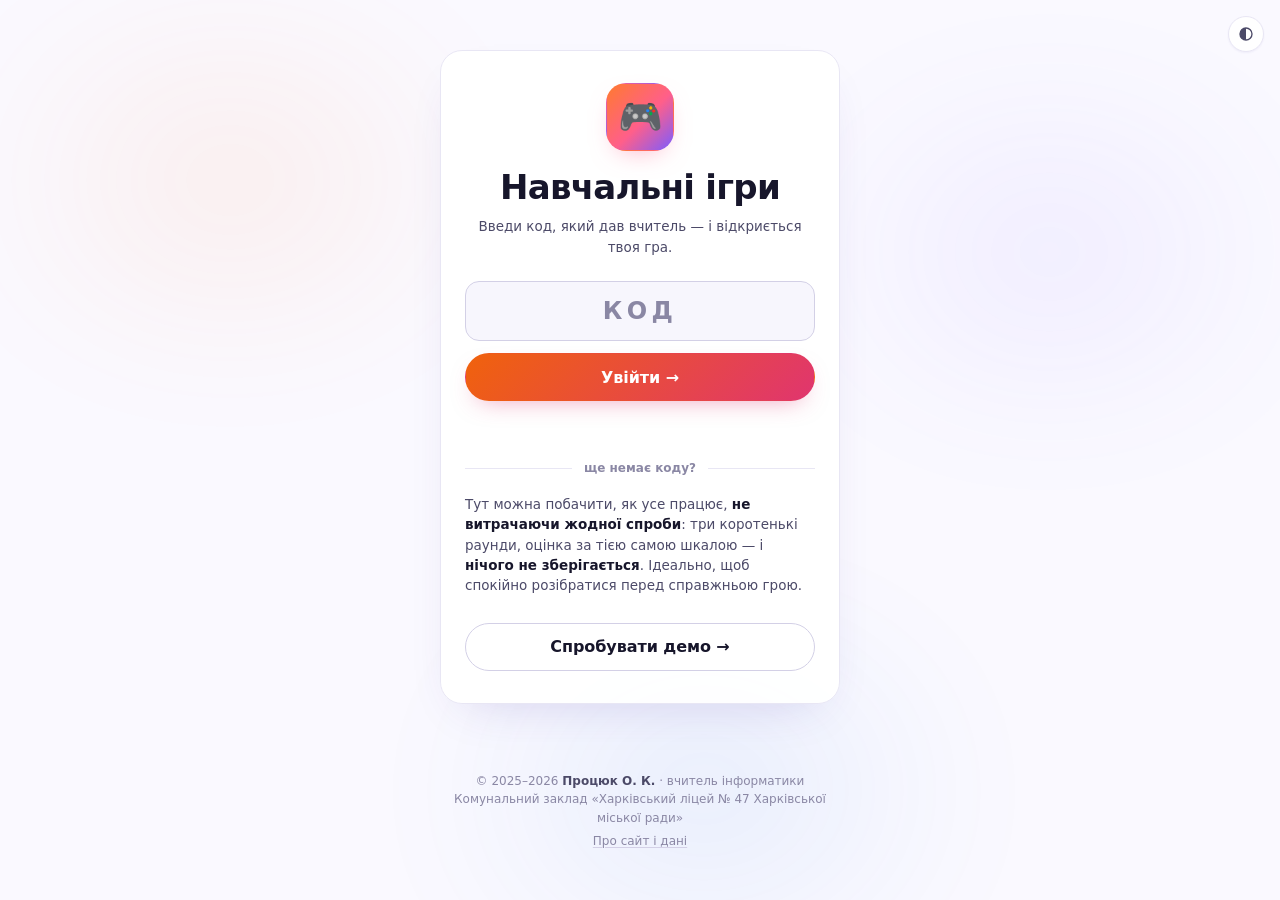
<file: index.html>
<!doctype html>
<html lang="uk">
<head>
<meta charset="utf-8">
<meta name="viewport" content="width=device-width, initial-scale=1">
<title>Вхід — навчальні ігри</title>
<link rel="stylesheet" href="assets/site.css">
<script src="assets/theme.js"></script>
<style>
  /* тільки те, що є лише на сторінці входу */
  body{display:grid; place-items:center; padding:var(--s5) var(--s4)}
  .card{width:100%; max-width:400px; padding:var(--s6) var(--s5); text-align:center}
  h1{font-size:var(--fs-hero); margin-bottom:var(--s2)}
  .lede{color:var(--ink-2); font-size:var(--fs-sm); margin-bottom:var(--s5)}
  .btn{width:100%; margin-top:var(--s3)}
  .msg{min-height:22px; margin-top:var(--s3); color:var(--bad);
    font-size:var(--fs-sm); font-weight:650}
  .msg.ok{color:var(--ok)}
  /* блок «немає коду?» → демо. Другорядний: головна дія лишається вхід за кодом */
  .demo-lede{margin:0 0 var(--s4); text-align:left;
    color:var(--ink-2); font-size:var(--fs-sm); line-height:1.5}
  .demo-lede b{color:var(--ink); font-weight:650}
  footer{max-width:400px; margin-top:var(--s4)}
</style>
<link rel="icon" href="favicon.svg" type="image/svg+xml" data-head-v1>
<link rel="apple-touch-icon" href="apple-touch-icon.png">
<meta name="author" content="Процюк О. К.">
<meta name="description" content="Навчальні ігри з інформатики: учень заходить за особистим кодом, бал 1–12 рахує сервер.">
<meta property="og:type" content="website">
<meta property="og:site_name" content="Навчальні ігри">
<meta property="og:locale" content="uk_UA">
<meta property="og:title" content="Навчальні ігри — вхід за кодом">
<meta property="og:description" content="Навчальні ігри з інформатики: учень заходить за особистим кодом, бал 1–12 рахує сервер.">
<meta property="og:url" content="https://strykers79.github.io/school-games/">
<meta property="og:image" content="https://strykers79.github.io/school-games/og-cover.jpg">
<meta property="og:image:type" content="image/jpeg">
<meta property="og:image:width" content="1200">
<meta property="og:image:height" content="630">
<meta name="twitter:card" content="summary_large_image">
</head>
<body>
  <div class="card">
    <div class="mark" aria-hidden="true">🎮</div>
    <h1>Навчальні ігри</h1>
    <p class="lede">Введи код, який дав вчитель — і відкриється твоя гра.</p>
    <input id="code" class="field" placeholder="КОД" autocomplete="off" maxlength="8" inputmode="latin">
    <button class="btn" id="go">Увійти →</button>
    <div id="msg" class="msg"></div>

    <div class="divider"><span>ще немає коду?</span></div>
    <p class="demo-lede">Тут можна побачити, як усе працює, <b>не витрачаючи жодної спроби</b>:
      три коротенькі раунди, оцінка за тією самою шкалою — і <b>нічого не зберігається</b>.
      Ідеально, щоб спокійно розібратися перед справжньою грою.</p>
    <a class="btn ghost" href="demo.html">Спробувати демо →</a>
  </div>

  <footer data-sig>
    © 2025–2026 <b>Процюк О. К.</b> · вчитель інформатики<br>
    Комунальний заклад «Харківський ліцей № 47 Харківської міської ради»
  <br><a class="doclink" data-doc href="about.html">Про сайт і дані</a>
  </footer>

<script src="supabase-config.js"></script>
<script src="assets/db.js"></script>
<script>
const $ = id => document.getElementById(id);
const msg = (t,ok)=>{ const m=$('msg'); m.textContent=t||''; m.className='msg'+(ok?' ok':''); };

async function enter(){
  const code = $('code').value.trim().toUpperCase();
  if(code.length < 3){ msg('Введи свій код.'); return; }
  msg('Перевіряємо…', true);
  const { data, error } = await sb.rpc('redeem_code', { p_code: code });
  if(error){ msg('Помилка зʼєднання. Спробуй ще раз.'); return; }
  if(!data || !data.ok){ msg(data && data.error ? data.error : 'Код не підходить.'); return; }
  // зберігаємо сесію гри й переходимо у призначену гру
  sessionStorage.setItem('play', JSON.stringify({
    code: code,
    game_slug: data.game_slug,
    student_name: data.student_name,
    remaining: data.remaining,
    max_attempts: data.max_attempts
  }));
  msg('Вітаю, '+ (data.student_name||'') +'! Відкриваю гру…', true);
  location.href = 'games/' + data.game_slug + '.html';
}
$('go').onclick = enter;
$('code').addEventListener('keydown', e=>{ if(e.key==='Enter') enter(); });
</script>
</body>
</html>
</file>
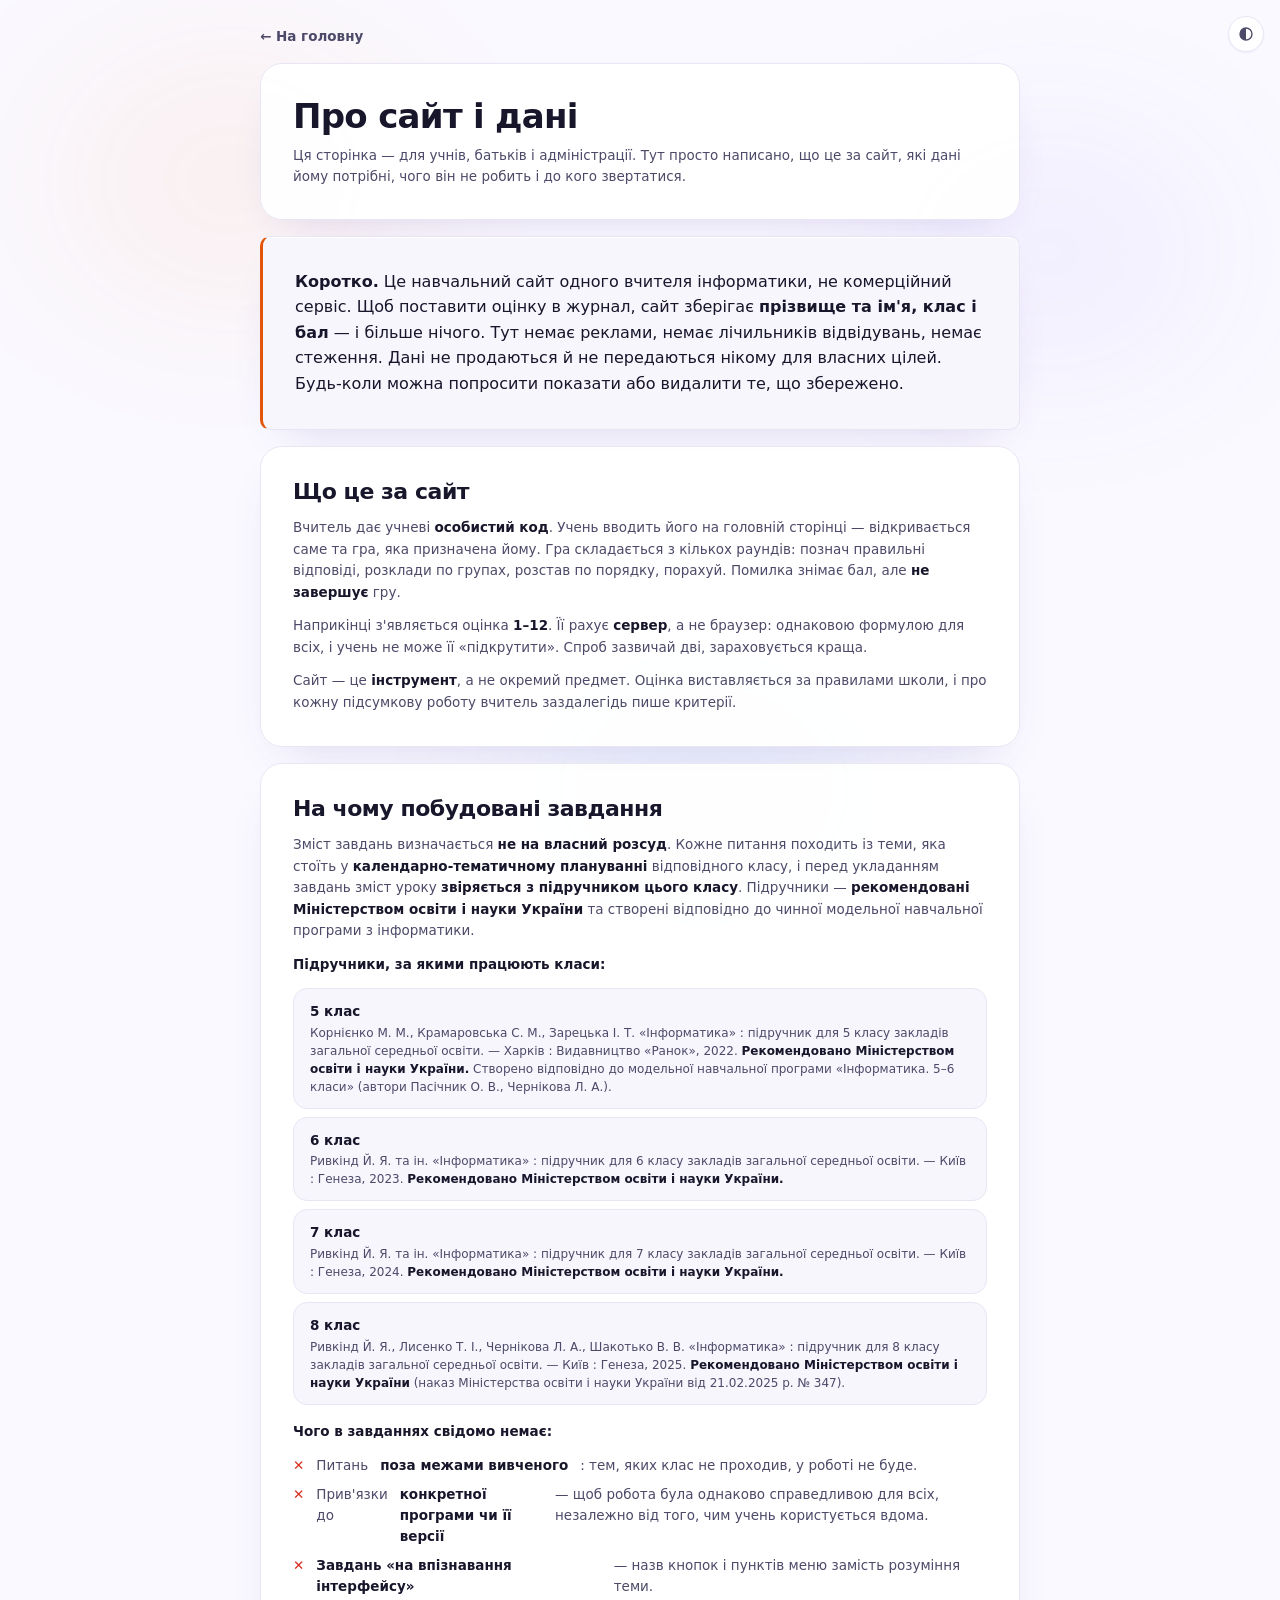
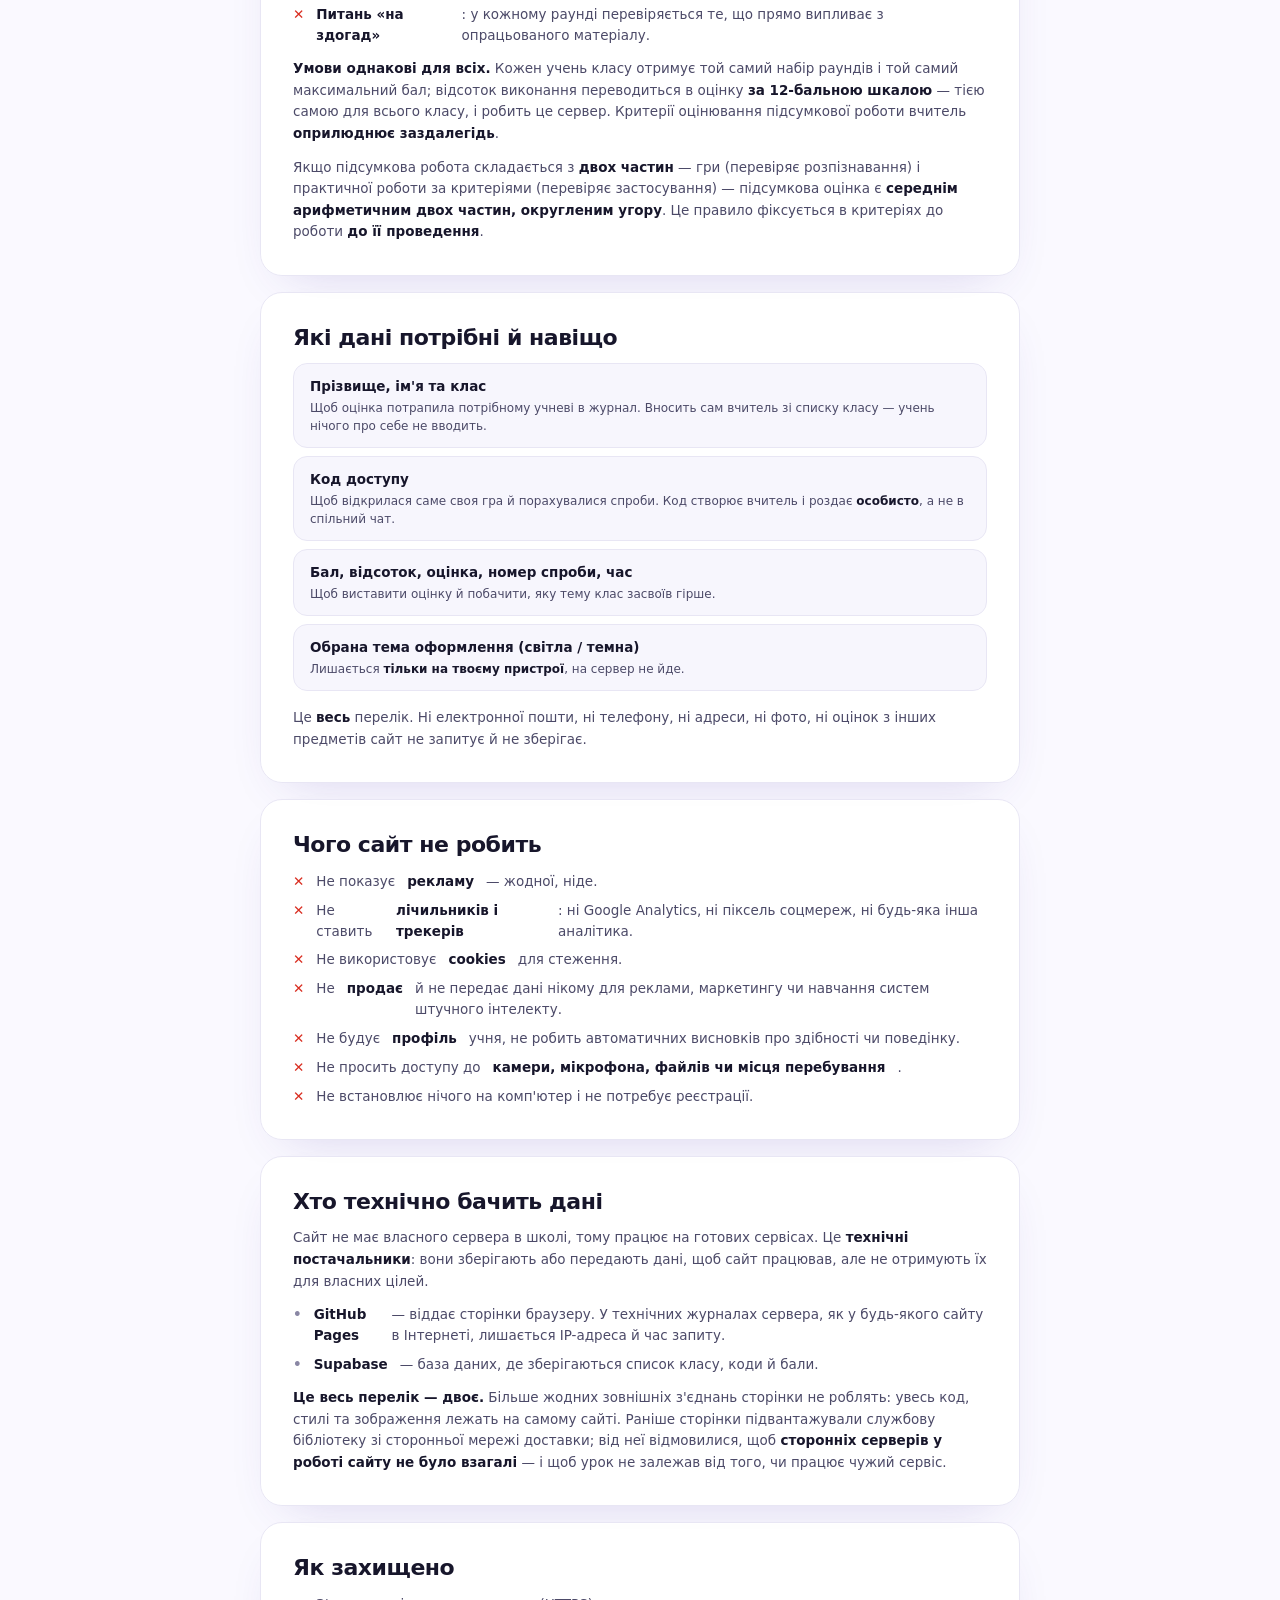
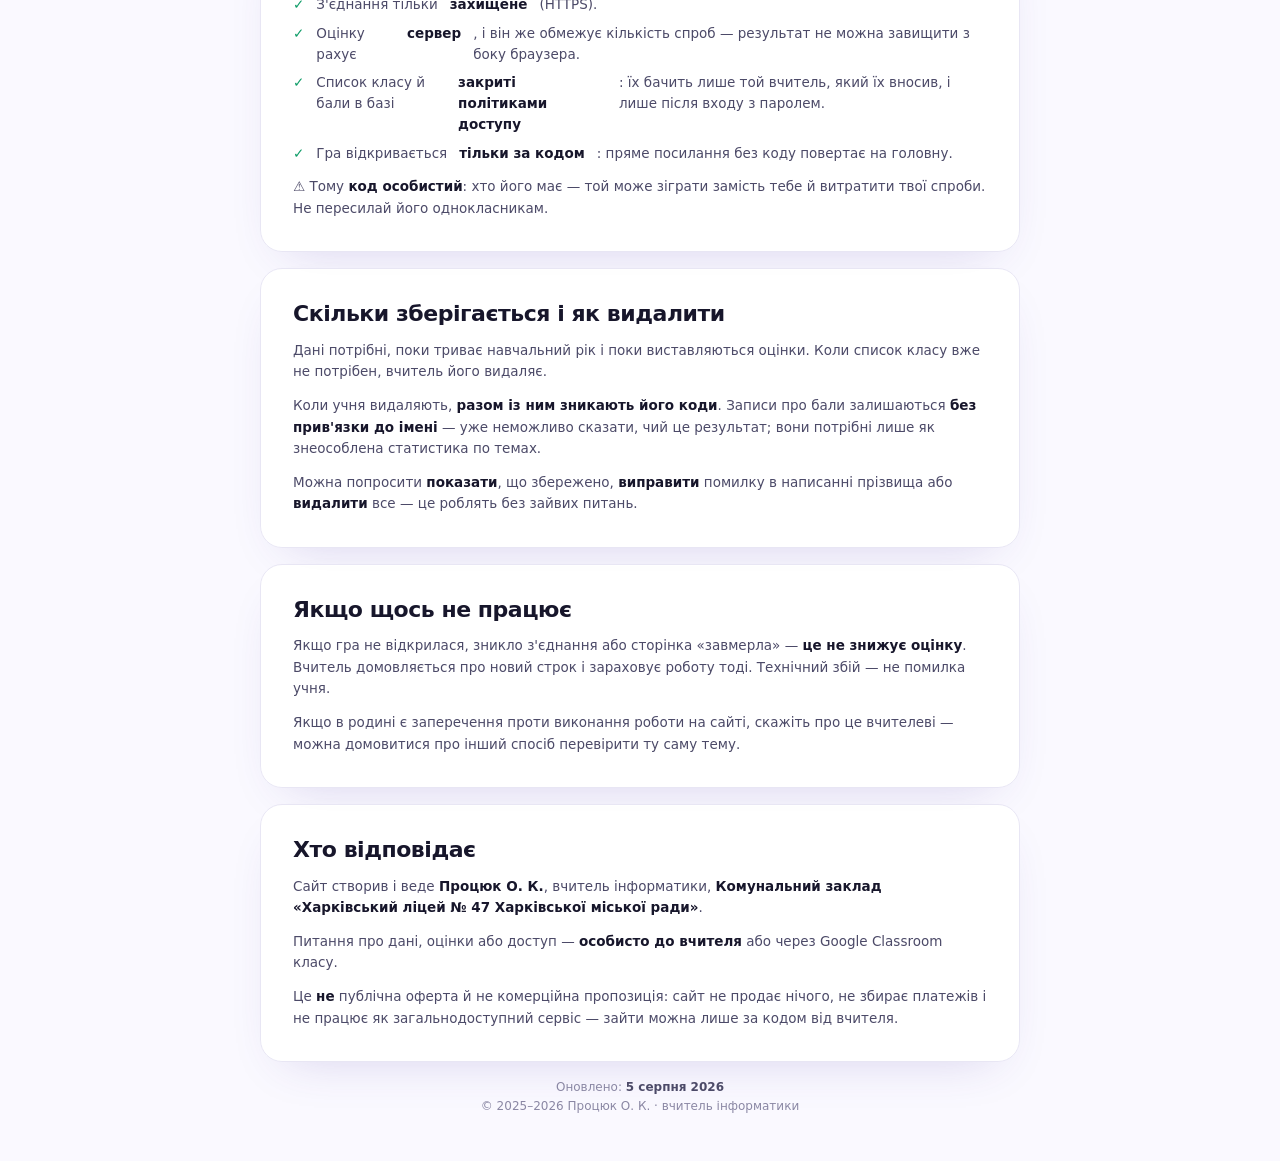
<file: about.html>
<!doctype html>
<html lang="uk">
<head>
<meta charset="utf-8">
<meta name="viewport" content="width=device-width, initial-scale=1">
<title>Про сайт і дані — навчальні ігри</title>
<link rel="stylesheet" href="assets/site.css">
<script src="assets/theme.js"></script>
<style>
  /* сторінка суцільного тексту — своя типографіка, ігрових стилів тут не треба */
  body{padding:var(--s5) var(--s4) var(--s7)}
  .doc{max-width:760px; margin:0 auto}
  .doc .card{padding:var(--s5) var(--s4); margin-bottom:var(--s4)}
  @media (min-width:560px){.doc .card{padding:var(--s6)}}
  .back{display:inline-flex; align-items:center; gap:6px; margin-bottom:var(--s4);
    color:var(--ink-2); font-size:var(--fs-sm); font-weight:650; text-decoration:none}
  .back:hover{color:var(--ink)}
  h1{font-size:var(--fs-hero); margin-bottom:var(--s2)}
  h2{font-size:var(--fs-h2); margin:0 0 var(--s3)}
  .lede{color:var(--ink-2); font-size:var(--fs-sm); line-height:1.55}
  p{margin:0 0 var(--s3); color:var(--ink-2); font-size:var(--fs-sm); line-height:1.6}
  p:last-child{margin-bottom:0}
  b,strong{color:var(--ink); font-weight:650}
  /* головне — одразу, щоб не читати все */
  .short{border-left:3px solid var(--accent); background:var(--surface-2);
    border-radius:var(--r-sm); padding:var(--s4)}
  .short p{color:var(--ink); font-size:var(--fs-body)}
  ul{margin:0 0 var(--s3); padding:0; list-style:none; display:grid; gap:var(--s2)}
  ul:last-child{margin-bottom:0}
  li{display:flex; gap:var(--s3); align-items:flex-start;
    color:var(--ink-2); font-size:var(--fs-sm); line-height:1.55}
  li::before{content:"•"; flex:none; color:var(--ink-3); font-weight:700; line-height:1.5}
  ul.yes li::before{content:"✓"; color:var(--ok)}
  ul.no li::before{content:"✕"; color:var(--bad)}
  /* таблиця «що збираємо» — на телефоні перетворюється на картки */
  .rows{display:grid; gap:var(--s2)}
  .rows > div{padding:var(--s3) var(--s4); background:var(--surface-2);
    border:1px solid var(--line); border-radius:var(--r-md)}
  .rows .what{color:var(--ink); font-size:var(--fs-sm); font-weight:650}
  .rows .why{margin-top:2px; color:var(--ink-2); font-size:var(--fs-xs); line-height:1.5}
  .upd{color:var(--ink-3); font-size:var(--fs-xs); text-align:center; line-height:1.6}
  .upd b{color:var(--ink-2)}
</style>
<link rel="icon" href="favicon.svg" type="image/svg+xml">
<link rel="apple-touch-icon" href="apple-touch-icon.png">
<meta name="author" content="Процюк О. К.">
<meta name="description" content="Що це за сайт, які дані потрібні для оцінки, чого сайт не робить і як попросити видалити дані.">
<meta property="og:type" content="website">
<meta property="og:site_name" content="Навчальні ігри">
<meta property="og:locale" content="uk_UA">
<meta property="og:title" content="Про сайт і дані — навчальні ігри">
<meta property="og:description" content="Що це за сайт, які дані потрібні для оцінки, чого сайт не робить і як попросити видалити дані.">
<meta property="og:url" content="https://strykers79.github.io/school-games/about.html">
<meta property="og:image" content="https://strykers79.github.io/school-games/og-cover.jpg">
<meta name="twitter:card" content="summary_large_image">
</head>
<body>
<div class="doc">
  <a class="back" href="index.html">← На головну</a>

  <div class="card">
    <h1>Про сайт і дані</h1>
    <p class="lede">Ця сторінка — для учнів, батьків і адміністрації. Тут просто написано,
      що це за сайт, які дані йому потрібні, чого він не робить і до кого звертатися.</p>
  </div>

  <div class="card short">
    <p><b>Коротко.</b> Це навчальний сайт одного вчителя інформатики, не комерційний сервіс.
      Щоб поставити оцінку в журнал, сайт зберігає <b>прізвище та ім'я, клас і бал</b> —
      і більше нічого. Тут немає реклами, немає лічильників відвідувань, немає стеження.
      Дані не продаються й не передаються нікому для власних цілей. Будь-коли можна
      попросити показати або видалити те, що збережено.</p>
  </div>

  <div class="card">
    <h2>Що це за сайт</h2>
    <p>Вчитель дає учневі <b>особистий код</b>. Учень вводить його на головній сторінці —
      відкривається саме та гра, яка призначена йому. Гра складається з кількох раундів:
      познач правильні відповіді, розклади по групах, розстав по порядку, порахуй.
      Помилка знімає бал, але <b>не завершує</b> гру.</p>
    <p>Наприкінці з'являється оцінка <b>1–12</b>. Її рахує <b>сервер</b>, а не браузер:
      однаковою формулою для всіх, і учень не може її «підкрутити». Спроб зазвичай дві,
      зараховується краща.</p>
    <p>Сайт — це <b>інструмент</b>, а не окремий предмет. Оцінка виставляється за правилами
      школи, і про кожну підсумкову роботу вчитель заздалегідь пише критерії.</p>
  </div>

  <div class="card">
    <h2>На чому побудовані завдання</h2>
    <p>Зміст завдань визначається <b>не на власний розсуд</b>. Кожне питання походить
      із теми, яка стоїть у <b>календарно-тематичному плануванні</b> відповідного класу,
      і перед укладанням завдань зміст уроку <b>звіряється з підручником цього класу</b>.
      Підручники — <b>рекомендовані Міністерством освіти і науки України</b> та створені
      відповідно до чинної модельної навчальної програми з інформатики.</p>

    <p><b>Підручники, за якими працюють класи:</b></p>
    <div class="rows">
      <div>
        <div class="what">5 клас</div>
        <div class="why">Корнієнко М. М., Крамаровська С. М., Зарецька І. Т.
          «Інформатика» : підручник для 5 класу закладів загальної середньої освіти. —
          Харків : Видавництво «Ранок», 2022. <b>Рекомендовано Міністерством освіти
          і науки України.</b> Створено відповідно до модельної навчальної програми
          «Інформатика. 5–6 класи» (автори Пасічник О. В., Чернікова Л. А.).</div>
      </div>
      <div>
        <div class="what">6 клас</div>
        <div class="why">Ривкінд Й. Я. та ін. «Інформатика» : підручник для 6 класу
          закладів загальної середньої освіти. — Київ : Генеза, 2023.
          <b>Рекомендовано Міністерством освіти і науки України.</b></div>
      </div>
      <div>
        <div class="what">7 клас</div>
        <div class="why">Ривкінд Й. Я. та ін. «Інформатика» : підручник для 7 класу
          закладів загальної середньої освіти. — Київ : Генеза, 2024.
          <b>Рекомендовано Міністерством освіти і науки України.</b></div>
      </div>
      <div>
        <div class="what">8 клас</div>
        <div class="why">Ривкінд Й. Я., Лисенко Т. І., Чернікова Л. А., Шакотько В. В.
          «Інформатика» : підручник для 8 класу закладів загальної середньої освіти. —
          Київ : Генеза, 2025. <b>Рекомендовано Міністерством освіти і науки України</b>
          (наказ Міністерства освіти і науки України від 21.02.2025 р. № 347).</div>
      </div>
    </div>

    <p style="margin-top:var(--s4)"><b>Чого в завданнях свідомо немає:</b></p>
    <ul class="no">
      <li>Питань <b>поза межами вивченого</b>: тем, яких клас не проходив, у роботі не буде.</li>
      <li>Прив'язки до <b>конкретної програми чи її версії</b> — щоб робота була однаково
        справедливою для всіх, незалежно від того, чим учень користується вдома.</li>
      <li><b>Завдань «на впізнавання інтерфейсу»</b> — назв кнопок і пунктів меню
        замість розуміння теми.</li>
      <li><b>Питань «на здогад»</b>: у кожному раунді перевіряється те, що прямо
        випливає з опрацьованого матеріалу.</li>
    </ul>

    <p><b>Умови однакові для всіх.</b> Кожен учень класу отримує той самий набір раундів
      і той самий максимальний бал; відсоток виконання переводиться в оцінку
      <b>за 12-бальною шкалою</b> — тією самою для всього класу, і робить це сервер.
      Критерії оцінювання підсумкової роботи вчитель <b>оприлюднює заздалегідь</b>.</p>

    <p>Якщо підсумкова робота складається з <b>двох частин</b> — гри (перевіряє
      розпізнавання) і практичної роботи за критеріями (перевіряє застосування) —
      підсумкова оцінка є <b>середнім арифметичним двох частин, округленим угору</b>.
      Це правило фіксується в критеріях до роботи <b>до її проведення</b>.</p>
  </div>

  <div class="card">
    <h2>Які дані потрібні й навіщо</h2>
    <div class="rows">
      <div>
        <div class="what">Прізвище, ім'я та клас</div>
        <div class="why">Щоб оцінка потрапила потрібному учневі в журнал. Вносить сам вчитель
          зі списку класу — учень нічого про себе не вводить.</div>
      </div>
      <div>
        <div class="what">Код доступу</div>
        <div class="why">Щоб відкрилася саме своя гра й порахувалися спроби.
          Код створює вчитель і роздає <b>особисто</b>, а не в спільний чат.</div>
      </div>
      <div>
        <div class="what">Бал, відсоток, оцінка, номер спроби, час</div>
        <div class="why">Щоб виставити оцінку й побачити, яку тему клас засвоїв гірше.</div>
      </div>
      <div>
        <div class="what">Обрана тема оформлення (світла / темна)</div>
        <div class="why">Лишається <b>тільки на твоєму пристрої</b>, на сервер не йде.</div>
      </div>
    </div>
    <p style="margin-top:var(--s4)">Це <b>весь</b> перелік. Ні електронної пошти, ні телефону,
      ні адреси, ні фото, ні оцінок з інших предметів сайт не запитує й не зберігає.</p>
  </div>

  <div class="card">
    <h2>Чого сайт не робить</h2>
    <ul class="no">
      <li>Не показує <b>рекламу</b> — жодної, ніде.</li>
      <li>Не ставить <b>лічильників і трекерів</b>: ні Google Analytics, ні піксель соцмереж,
        ні будь-яка інша аналітика.</li>
      <li>Не використовує <b>cookies</b> для стеження.</li>
      <li>Не <b>продає</b> й не передає дані нікому для реклами, маркетингу
        чи навчання систем штучного інтелекту.</li>
      <li>Не будує <b>профіль</b> учня, не робить автоматичних висновків про здібності
        чи поведінку.</li>
      <li>Не просить доступу до <b>камери, мікрофона, файлів чи місця перебування</b>.</li>
      <li>Не встановлює нічого на комп'ютер і не потребує реєстрації.</li>
    </ul>
  </div>

  <div class="card">
    <h2>Хто технічно бачить дані</h2>
    <p>Сайт не має власного сервера в школі, тому працює на готових сервісах. Це <b>технічні
      постачальники</b>: вони зберігають або передають дані, щоб сайт працював, але не
      отримують їх для власних цілей.</p>
    <ul>
      <li><b>GitHub Pages</b> — віддає сторінки браузеру. У технічних журналах сервера,
        як у будь-якого сайту в Інтернеті, лишається IP-адреса й час запиту.</li>
      <li><b>Supabase</b> — база даних, де зберігаються список класу, коди й бали.</li>
    </ul>
    <p><b>Це весь перелік — двоє.</b> Більше жодних зовнішніх з'єднань сторінки не роблять:
      увесь код, стилі та зображення лежать на самому сайті. Раніше сторінки підвантажували
      службову бібліотеку зі сторонньої мережі доставки; від неї відмовилися, щоб
      <b>сторонніх серверів у роботі сайту не було взагалі</b> — і щоб урок не залежав
      від того, чи працює чужий сервіс.</p>
  </div>

  <div class="card">
    <h2>Як захищено</h2>
    <ul class="yes">
      <li>З'єднання тільки <b>захищене</b> (HTTPS).</li>
      <li>Оцінку рахує <b>сервер</b>, і він же обмежує кількість спроб — результат не можна
        завищити з боку браузера.</li>
      <li>Список класу й бали в базі <b>закриті політиками доступу</b>: їх бачить лише той
        вчитель, який їх вносив, і лише після входу з паролем.</li>
      <li>Гра відкривається <b>тільки за кодом</b>: пряме посилання без коду
        повертає на головну.</li>
    </ul>
    <p style="margin-top:var(--s3)">⚠️ Тому <b>код особистий</b>: хто його має — той може зіграти
      замість тебе й витратити твої спроби. Не пересилай його однокласникам.</p>
  </div>

  <div class="card">
    <h2>Скільки зберігається і як видалити</h2>
    <p>Дані потрібні, поки триває навчальний рік і поки виставляються оцінки.
      Коли список класу вже не потрібен, вчитель його видаляє.</p>
    <p>Коли учня видаляють, <b>разом із ним зникають його коди</b>. Записи про бали
      залишаються <b>без прив'язки до імені</b> — уже неможливо сказати, чий це результат;
      вони потрібні лише як знеособлена статистика по темах.</p>
    <p>Можна попросити <b>показати</b>, що збережено, <b>виправити</b> помилку в написанні
      прізвища або <b>видалити</b> все — це роблять без зайвих питань.</p>
  </div>

  <div class="card">
    <h2>Якщо щось не працює</h2>
    <p>Якщо гра не відкрилася, зникло з'єднання або сторінка «завмерла» — <b>це не знижує
      оцінку</b>. Вчитель домовляється про новий строк і зараховує роботу тоді.
      Технічний збій — не помилка учня.</p>
    <p>Якщо в родині є заперечення проти виконання роботи на сайті, скажіть про це
      вчителеві — можна домовитися про інший спосіб перевірити ту саму тему.</p>
  </div>

  <div class="card">
    <h2>Хто відповідає</h2>
    <p>Сайт створив і веде <b>Процюк О. К.</b>, вчитель інформатики,
      <b>Комунальний заклад «Харківський ліцей № 47 Харківської міської ради»</b>.</p>
    <p>Питання про дані, оцінки або доступ — <b>особисто до вчителя</b> або через
      Google Classroom класу.</p>
    <p>Це <b>не</b> публічна оферта й не комерційна пропозиція: сайт не продає нічого,
      не збирає платежів і не працює як загальнодоступний сервіс — зайти можна лише
      за кодом від вчителя.</p>
  </div>

  <p class="upd">Оновлено: <b>5 серпня 2026</b><br>
    © 2025–2026 Процюк О. К. · вчитель інформатики</p>
</div>
</body>
</html>
</file>
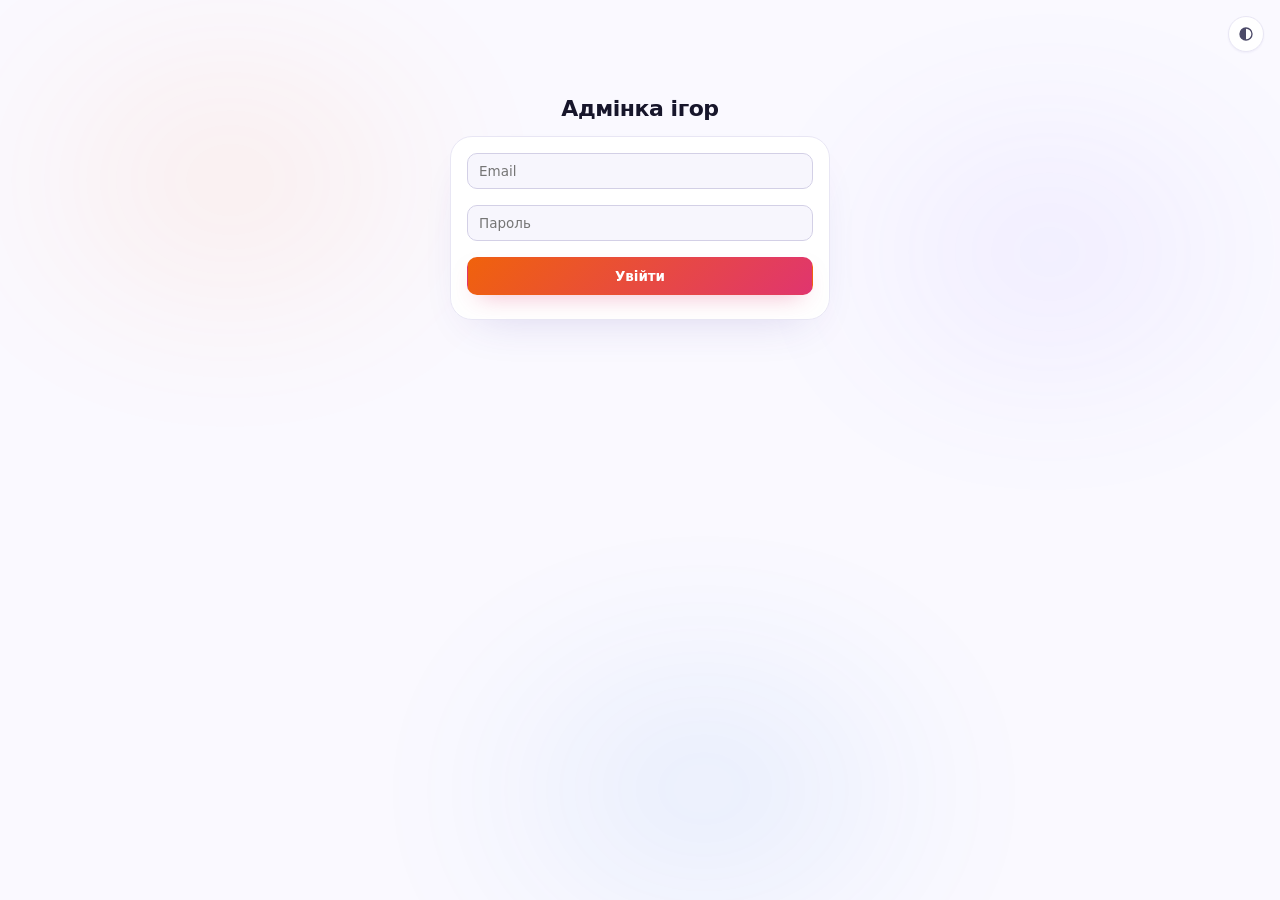
<file: admin.html>
<!doctype html>
<html lang="uk">
<head>
<meta charset="utf-8">
<meta name="viewport" content="width=device-width, initial-scale=1">
<title>Адмінка — ігри</title>
<link rel="stylesheet" href="assets/site.css">
<script src="assets/theme.js"></script>
<style>
  /* тільки те, що є лише в адмінці */
  body{padding:var(--s5) var(--s4) var(--s7)}
  .wrap{max-width:940px; margin:0 auto}
  /* ⚠️ кнопку теми theme.js ставить у правий кут екрана (шапки .top тут немає).
     Поки вікно ширше за .wrap, вона висить у вільному полі. Щойно вужче —
     впритул до кнопки «Вийти», тому віддаємо їй власну смугу зверху. */
  @media (max-width:980px){ body{padding-top:calc(var(--s5) + 40px)} }
  h1{font-size:var(--fs-h2)}
  .row{display:flex; gap:var(--s2); align-items:center; flex-wrap:wrap}
  .between{justify-content:space-between}
  .stack{display:flex; flex-direction:column; gap:var(--s2)}
  .muted{color:var(--ink-3); font-size:var(--fs-sm)}

  .card{padding:var(--s4); margin-bottom:var(--s4)}
  .login{max-width:380px; margin:8vh auto}
  .login .card>*{width:100%; margin-bottom:var(--s2)}

  input,select,textarea{padding:9px 11px; border:1px solid var(--line-2); border-radius:var(--r-sm);
    background:var(--surface-2); color:var(--ink); font-size:var(--fs-sm)}
  input:focus,select:focus,textarea:focus{outline:none; border-color:var(--brand);
    box-shadow:0 0 0 3px var(--brand-ring)}

  /* кнопки нижчі за ігрові: в адмінці їх багато поруч */
  .btn{min-height:38px; padding:0 var(--s4); font-size:var(--fs-sm); border-radius:var(--r-sm)}
  .btn.sm{min-height:30px; padding:0 var(--s3); font-size:var(--fs-xs)}
  .btn.danger{background:transparent; color:var(--bad); border-color:var(--line-2); box-shadow:none}
  .btn.danger:hover{filter:none; background:var(--bad-soft); border-color:var(--bad)}

  table{border-collapse:collapse; width:100%; font-size:var(--fs-sm)}
  th,td{text-align:left; padding:8px 10px; border-bottom:1px solid var(--line)}
  th{color:var(--ink-3); font-size:var(--fs-xs); font-weight:700;
    letter-spacing:.06em; text-transform:uppercase}
  tbody tr:hover{background:var(--surface-2)}

  .tabs{display:flex; gap:var(--s1); margin:var(--s4) 0; flex-wrap:wrap}
  .tab{cursor:pointer; border:0; background:transparent; color:var(--ink-2);
    font-size:var(--fs-sm); font-weight:650; padding:8px 14px; border-radius:var(--r-full);
    transition:background .15s, color .15s}
  .tab:hover{background:var(--surface-2); color:var(--ink)}
  .tab.on{background:var(--btn-grad); color:#fff; box-shadow:var(--sh1)}
  .tab:focus-visible{outline:2px solid var(--brand); outline-offset:1px}
  .panel{display:none} .panel.on{display:block}

  .msg{display:none; padding:10px 12px; margin:var(--s3) 0;
    border-radius:var(--r-sm); font-size:var(--fs-sm)}
  .msg.err{display:block; background:var(--bad-soft); color:var(--bad); border:1px solid var(--bad-line)}
  .msg.ok{display:block; background:var(--ok-soft); color:var(--ok); border:1px solid var(--ok-line)}

  .code{font-family:var(--mono); font-weight:700; letter-spacing:1px; color:var(--accent);
    background:var(--accent-soft); border:1px solid color-mix(in srgb,var(--accent) 24%,transparent);
    padding:2px 8px; border-radius:6px}
  .checks{max-height:280px; overflow:auto; padding:var(--s2);
    border:1px solid var(--line); border-radius:var(--r-sm); background:var(--surface-2)}
  .checks label{display:flex; gap:var(--s2); align-items:center; padding:4px 6px; font-size:var(--fs-sm)}
  small.hint{color:var(--ink-3)}
</style>
</head>
<body>
  <!-- ЛОГІН -->
  <div id="loginView" class="login" style="display:none">
    <h1 style="text-align:center;margin-bottom:14px">Адмінка ігор</h1>
    <div class="card stack">
      <input id="email" type="email" placeholder="Email" autocomplete="username">
      <input id="password" type="password" placeholder="Пароль" autocomplete="current-password">
      <button class="btn" id="loginBtn">Увійти</button>
      <div id="loginMsg" class="msg"></div>
    </div>
  </div>

  <!-- ПАНЕЛЬ -->
  <div id="appView" class="wrap" style="display:none">
    <div class="row between">
      <h1>Адмінка ігор</h1>
      <div class="row"><span class="muted" id="whoami"></span><button class="btn ghost sm" id="logout">Вийти</button></div>
    </div>

    <div class="tabs">
      <button class="tab on" data-tab="students">Учні</button>
      <button class="tab" data-tab="codes">Коди</button>
      <button class="tab" data-tab="results">Результати</button>
    </div>

    <!-- УЧНІ -->
    <div class="panel on" id="tab-students">
      <div class="card">
        <b>Додати учнів</b>
        <p class="muted" style="margin:6px 0 10px">Клас + список ПІБ (кожен з нового рядка).</p>
        <div class="row">
          <input id="stClass" placeholder="Клас (напр. 5-А)" style="width:150px">
        </div>
        <textarea id="stNames" rows="4" placeholder="Олег Петренко&#10;Марія Іваненко&#10;..." style="width:100%;margin-top:8px;font-family:inherit;font-size:15px;padding:10px;border:1px solid var(--line);border-radius:10px"></textarea>
        <div class="row" style="margin-top:8px"><button class="btn" id="addStudents">Додати</button></div>
        <div id="stMsg" class="msg"></div>
      </div>
      <div class="card">
        <div class="row between"><b>Список учнів</b><span class="muted" id="stCount"></span></div>
        <table style="margin-top:8px"><thead><tr><th>Клас</th><th>ПІБ</th><th></th></tr></thead><tbody id="stBody"></tbody></table>
      </div>
    </div>

    <!-- КОДИ -->
    <div class="panel" id="tab-codes">
      <div class="card">
        <b>Згенерувати коди</b>
        <div class="row" style="margin:10px 0">
          <select id="cGame"></select>
          <select id="cClass"></select>
          <label class="row" style="gap:6px">Спроб: <input id="cAttempts" type="number" min="1" max="5" value="2" style="width:64px"></label>
          <button class="btn" id="genCodes">Згенерувати для обраних</button>
        </div>
        <div id="cChecks" class="checks"></div>
        <div id="cMsg" class="msg"></div>
        <div id="genResult"></div>
      </div>
      <div class="card">
        <div class="row between"><b>Наявні коди</b><span class="muted" id="codesCount"></span></div>
        <table style="margin-top:8px"><thead><tr><th>Код</th><th>Клас</th><th>ПІБ</th><th>Гра</th><th>Спроб</th></tr></thead><tbody id="codesBody"></tbody></table>
      </div>
    </div>

    <!-- РЕЗУЛЬТАТИ -->
    <div class="panel" id="tab-results">
      <div class="card">
        <div class="row between">
          <b>Найкращі результати</b>
          <button class="btn ghost sm" id="exportCsv">Експорт CSV</button>
        </div>
        <table style="margin-top:8px"><thead><tr><th>Клас</th><th>ПІБ</th><th>Гра</th><th>Кращий бал</th><th>%</th><th>Спроб</th></tr></thead><tbody id="resBody"></tbody></table>
        <div id="resMsg" class="msg"></div>
      </div>
    </div>
  </div>

<script src="supabase-config.js"></script>
<script src="assets/vendor/supabase-js-2.112.0.umd.js"></script>
<script>
// ⚠️ Локальна збірка supabase-js (assets/vendor/) — не з CDN.
// Адмінці потрібні auth і from(), тому бібліотека тут лишається,
// але вже своя й із зафіксованою версією.
const sb = supabase.createClient(window.SUPABASE_URL, window.SUPABASE_KEY);
const $ = s => document.querySelector(s);
const el = (id) => document.getElementById(id);
function show(id){ ['loginView','appView'].forEach(v=>el(v).style.display = v===id?'block':'none'); }
function msg(id, text, kind){ const m=el(id); m.className='msg '+(kind||''); m.textContent=text||''; if(!text) m.className='msg'; }
const esc = s => String(s??'').replace(/[&<>"]/g,c=>({'&':'&amp;','<':'&lt;','>':'&gt;','"':'&quot;'}[c]));

let students=[], games=[];

// ── авторизація ──
async function init(){
  const { data:{ session } } = await sb.auth.getSession();
  if(session){ await enterApp(session); } else { show('loginView'); }
}
el('loginBtn').onclick = async () => {
  const email = el('email').value.trim(), password = el('password').value;
  msg('loginMsg','Входимо…');
  const { data, error } = await sb.auth.signInWithPassword({ email, password });
  if(error){ msg('loginMsg', error.message, 'err'); return; }
  await enterApp(data.session);
};
el('logout').onclick = async () => { await sb.auth.signOut(); location.reload(); };

async function enterApp(session){
  el('whoami').textContent = session.user.email;
  show('appView');
  await loadGames(); await loadStudents(); await loadCodes(); await loadResults();
}

// ── таби ──
document.querySelectorAll('.tab').forEach(t=>t.onclick=()=>{
  document.querySelectorAll('.tab').forEach(x=>x.classList.toggle('on', x===t));
  document.querySelectorAll('.panel').forEach(p=>p.classList.toggle('on', p.id==='tab-'+t.dataset.tab));
});

// ── дані ──
async function loadGames(){
  const { data, error } = await sb.from('games').select('slug,title').eq('active',true).order('title');
  games = data||[];
  el('cGame').innerHTML = games.map(g=>`<option value="${esc(g.slug)}">${esc(g.title)}</option>`).join('');
}
async function loadStudents(){
  const { data, error } = await sb.from('students').select('id,full_name,class_label').order('class_label').order('full_name');
  if(error){ msg('stMsg', error.message, 'err'); return; }
  students = data||[];
  el('stCount').textContent = students.length+' учнів';
  el('stBody').innerHTML = students.map(s=>`<tr><td>${esc(s.class_label)}</td><td>${esc(s.full_name)}</td>
    <td style="text-align:right"><button class="btn danger sm" data-del="${s.id}">видалити</button></td></tr>`).join('');
  el('stBody').querySelectorAll('[data-del]').forEach(b=>b.onclick=async()=>{
    const id = b.dataset.del;
    const st = students.find(s=>s.id===id);
    const who = st ? `${st.full_name} (${st.class_label})` : 'учня';

    // скільки кодів і результатів привʼязано — попереджаємо ДО видалення
    const { count:nCodes } = await sb.from('codes')
      .select('id', { count:'exact', head:true }).eq('student_id', id);
    const { count:nRes } = await sb.from('results')
      .select('id', { count:'exact', head:true }).eq('student_id', id);

    let warn = `Видалити ${who}?`;
    if(nCodes) warn += `\n\nРазом з учнем буде видалено кодів: ${nCodes}.`;
    if(nRes)   warn += `\n\nРезультати (${nRes}) НЕ видаляються — залишаться в історії, але вже без ПІБ.`;
    if(!confirm(warn)) return;

    // 1) знімаємо привʼязку до кодів (у БД є on delete cascade, але робимо явно —
    //    щоб працювало і в базі, де констрейнт створювався ще без cascade)
    const { error:cErr } = await sb.from('codes').delete().eq('student_id', id);
    if(cErr){ alert('Не вдалося видалити коди учня:\n'+cErr.message); return; }

    // 2) тепер самого учня
    const { error } = await sb.from('students').delete().eq('id', id);
    if(error){ alert(error.message); return; }

    // 3) ⚠️ ОБОВʼЯЗКОВО перемалювати і таблицю кодів, і результати —
    //    інакше на екрані лишаються рядки вже видалених кодів
    await loadStudents(); await loadCodes(); await loadResults();
  });
  fillClassFilters();
}
function classesList(){ return [...new Set(students.map(s=>s.class_label))].sort(); }
function fillClassFilters(){
  const cls = classesList();
  el('cClass').innerHTML = cls.map(c=>`<option value="${esc(c)}">${esc(c)}</option>`).join('') || '<option value="">— немає учнів —</option>';
  renderChecks();
}
el('cClass').onchange = renderChecks;
function renderChecks(){
  const c = el('cClass').value;
  const list = students.filter(s=>s.class_label===c);
  el('cChecks').innerHTML = list.length
    ? `<label style="font-weight:700"><input type="checkbox" id="checkAll" checked> Обрати всіх</label>` +
      list.map(s=>`<label><input type="checkbox" class="stChk" value="${s.id}" checked> ${esc(s.full_name)}</label>`).join('')
    : '<span class="muted">У цьому класі ще немає учнів.</span>';
  const all = el('checkAll');
  if(all) all.onchange = ()=> el('cChecks').querySelectorAll('.stChk').forEach(ch=>ch.checked=all.checked);
}

// ── додати учнів ──
el('addStudents').onclick = async () => {
  const cls = el('stClass').value.trim();
  const names = el('stNames').value.split('\n').map(x=>x.trim()).filter(Boolean);
  if(!cls || !names.length){ msg('stMsg','Впиши клас і хоча б одне ПІБ.','err'); return; }
  const rows = names.map(n=>({ full_name:n, class_label:cls }));
  const { error } = await sb.from('students').insert(rows);
  if(error){ msg('stMsg', error.message, 'err'); return; }
  el('stNames').value=''; msg('stMsg', `Додано: ${rows.length}`, 'ok');
  await loadStudents();
};

// ── коди ──
async function loadCodes(){
  const { data, error } = await sb.from('codes')
    .select('code,max_attempts,students(full_name,class_label),games(title)')
    .order('created_at',{ascending:false});
  if(error){ el('codesBody').innerHTML=''; return; }
  el('codesCount').textContent = (data?.length||0)+' кодів';
  el('codesBody').innerHTML = (data||[]).map(c=>`<tr>
    <td><span class="code">${esc(c.code)}</span></td>
    <td>${esc(c.students?.class_label)}</td><td>${esc(c.students?.full_name)}</td>
    <td>${esc(c.games?.title)}</td><td>${c.max_attempts}</td></tr>`).join('');
}
el('genCodes').onclick = async () => {
  const gameSlug = el('cGame').value;
  const ids = [...el('cChecks').querySelectorAll('.stChk:checked')].map(ch=>ch.value);
  const att = parseInt(el('cAttempts').value,10)||2;
  if(!gameSlug || !ids.length){ msg('cMsg','Обери гру і хоча б одного учня.','err'); return; }
  msg('cMsg','Генеруємо…');
  const { data, error } = await sb.rpc('admin_create_codes', { p_game_slug:gameSlug, p_student_ids:ids, p_max_attempts:att });
  if(error){ msg('cMsg', error.message, 'err'); return; }
  msg('cMsg', `Згенеровано кодів: ${data.length}`, 'ok');
  el('genResult').innerHTML = '<table style="margin-top:10px"><thead><tr><th>ПІБ</th><th>Код</th></tr></thead><tbody>'+
    data.map(r=>`<tr><td>${esc(r.r_name)}</td><td><span class="code">${esc(r.r_code)}</span></td></tr>`).join('')+'</tbody></table>';
  await loadCodes();
};

// ── результати ──
let summaryRows=[];
async function loadResults(){
  const { data, error } = await sb.from('results')
    .select('grade,pct,students(full_name,class_label),games(title)')
    .order('created_at',{ascending:false});
  if(error){ msg('resMsg', error.message, 'err'); return; }
  const map = {};
  (data||[]).forEach(r=>{
    const cls=r.students?.class_label||'', pib=r.students?.full_name||'', game=r.games?.title||'';
    const k=cls+'|'+pib+'|'+game;
    if(!map[k]) map[k]={cls,pib,game,grade:r.grade||0,pct:r.pct||0,n:1};
    else{ map[k].n++; if((r.grade||0)>map[k].grade){map[k].grade=r.grade;map[k].pct=r.pct;} }
  });
  summaryRows = Object.values(map).sort((a,b)=>(a.cls+a.game+a.pib).localeCompare(b.cls+b.game+b.pib));
  el('resBody').innerHTML = summaryRows.length
    ? summaryRows.map(r=>`<tr><td>${esc(r.cls)}</td><td>${esc(r.pib)}</td><td>${esc(r.game)}</td>
        <td><b>${r.grade}</b></td><td>${r.pct}%</td><td>${r.n}</td></tr>`).join('')
    : '<tr><td colspan="6" class="muted">Поки що немає результатів.</td></tr>';
}
el('exportCsv').onclick = () => {
  const head = ['Клас','ПІБ','Гра','Бал','Відсоток','Спроб'];
  const lines = [head.join(';')].concat(summaryRows.map(r=>[r.cls,r.pib,r.game,r.grade,r.pct,r.n].join(';')));
  const blob = new Blob(['﻿'+lines.join('\r\n')], {type:'text/csv;charset=utf-8'});
  const a = document.createElement('a'); a.href=URL.createObjectURL(blob); a.download='rezultaty.csv'; a.click();
};

init();
</script>
</body>
</html>
</file>
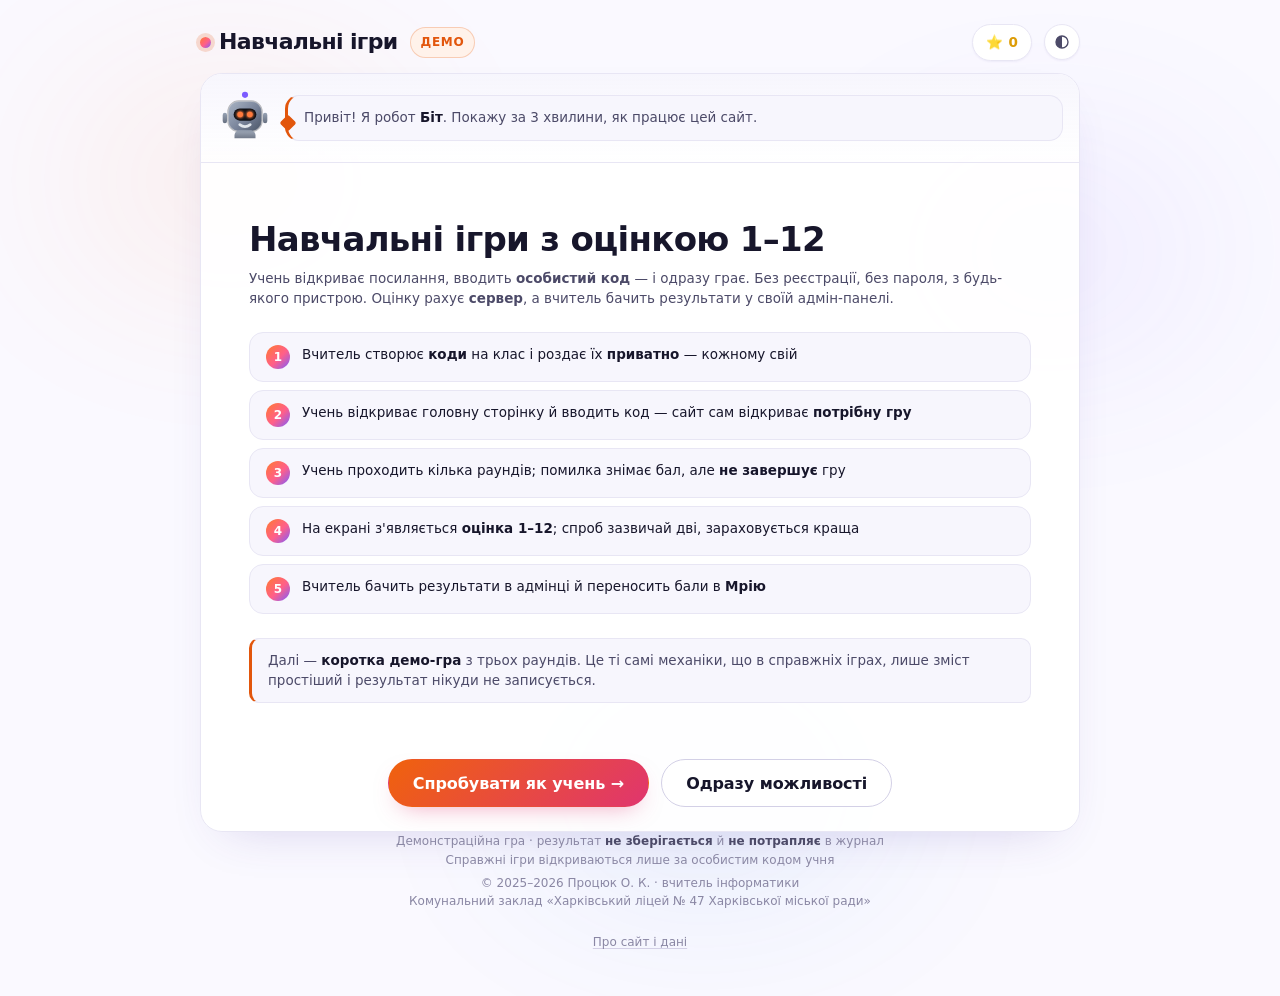
<file: demo.html>
<!doctype html>
<html lang="uk">
<head>
<meta charset="utf-8">
<meta name="viewport" content="width=device-width, initial-scale=1">
<title>Демо — сайт навчальних ігор</title>
<meta name="description" content="Демонстраційна гра: як працює сайт навчальних ігор — вхід за кодом, бал 1–12 на сервері, спроби, адмін-панель, експорт для Мрії.">
<link rel="stylesheet" href="assets/site.css">
<link rel="stylesheet" href="assets/game.css">
<script src="assets/theme.js"></script>
<style>
  /* тільки те, що є лише в демо */
  .actions{margin-top:0}
  .intro{padding:var(--s5) var(--s4)}
  .intro h1{font-size:var(--fs-hero); margin-bottom:var(--s2); text-wrap:balance}
  .intro .lede{color:var(--ink-2); font-size:var(--fs-sm); margin-bottom:var(--s5); line-height:1.5}
  .steps{display:grid; gap:var(--s2); margin:0 0 var(--s5); padding:0; list-style:none}
  .steps li{display:flex; gap:var(--s3); align-items:flex-start; padding:var(--s3) var(--s4);
    background:var(--surface-2); border:1px solid var(--line); border-radius:var(--r-md);
    font-size:var(--fs-sm); line-height:1.45}
  .steps .n{flex:none; width:24px; height:24px; border-radius:50%; display:grid; place-items:center;
    background:var(--mark-grad); color:#fff; font-size:12px; font-weight:700}
  .feat{display:grid; gap:var(--s2); margin:0; padding:0; list-style:none; text-align:left}
  .feat li{display:flex; gap:var(--s3); align-items:flex-start;
    color:var(--ink-2); font-size:var(--fs-sm); line-height:1.45}
  .feat .ic{flex:none; font-size:17px; line-height:1.4}
  .feat b{color:var(--ink); font-weight:650}
  .sect{margin:var(--s5) 0 var(--s3); text-align:left; color:var(--ink-3);
    font-size:var(--fs-xs); font-weight:700; letter-spacing:.08em; text-transform:uppercase}
  .sect:first-child{margin-top:0}
  .note{margin-top:var(--s5); padding:var(--s3) var(--s4); text-align:left;
    background:var(--surface-2); border:1px solid var(--line); border-left:3px solid var(--accent);
    border-radius:var(--r-sm); color:var(--ink-2); font-size:var(--fs-sm); line-height:1.45}
  .note b{color:var(--ink); font-weight:650}
  .codebox{display:flex; gap:var(--s3); justify-content:center; margin:var(--s3) 0}
  .codebox input{width:200px; padding:13px var(--s4); text-align:center; text-transform:uppercase;
    font-size:22px; font-weight:700; letter-spacing:.2em; color:var(--ink);
    background:var(--surface-2); border:1px solid var(--line-2); border-radius:var(--r-md)}
  .codebox input:focus{outline:none; border-color:var(--brand); box-shadow:0 0 0 4px var(--brand-ring)}
  .hint{margin-top:var(--s3); color:var(--ink-3); font-size:var(--fs-xs); line-height:1.5}
</style>
<link rel="icon" href="favicon.svg" type="image/svg+xml" data-head-v1>
<link rel="apple-touch-icon" href="apple-touch-icon.png">
<meta name="author" content="Процюк О. К.">
<meta name="description" content="Демонстраційна гра без коду: три раунди, оцінка за тією самою шкалою, результат не зберігається.">
<meta property="og:type" content="website">
<meta property="og:site_name" content="Навчальні ігри">
<meta property="og:locale" content="uk_UA">
<meta property="og:title" content="Демо — як працює сайт навчальних ігор">
<meta property="og:description" content="Демонстраційна гра без коду: три раунди, оцінка за тією самою шкалою, результат не зберігається.">
<meta property="og:url" content="https://strykers79.github.io/school-games/demo.html">
<meta property="og:image" content="https://strykers79.github.io/school-games/og-cover.jpg">
<meta property="og:image:type" content="image/jpeg">
<meta property="og:image:width" content="1200">
<meta property="og:image:height" content="630">
<meta name="twitter:card" content="summary_large_image">
</head>
<body>
<div class="app">
  <div class="top">
    <div class="logo"><span class="dot"></span>Навчальні ігри</div>
    <span class="badge">демо</span>
    <div class="spacer"></div>
    <div class="dots" id="dots" aria-hidden="true"></div>
    <div class="stars">⭐ <b id="stars">0</b></div>
  </div>

  <div class="card">
    <div class="head">
      <div class="bit bit-img" aria-hidden="true" id="mascot"><img src="bit.svg" alt="" width="56" height="56"></div>
      <div class="bubble" id="say">Привіт! Я робот <b>Біт</b>. Покажу за 3 хвилини, як працює цей сайт.</div>
    </div>
    <div class="stage" id="stage"></div>
    <div class="actions" id="actions"></div>
  </div>

  <footer>
    Демонстраційна гра · результат <b>не зберігається</b> й <b>не потрапляє</b> в журнал<br>
    Справжні ігри відкриваються лише за особистим кодом учня
  
    <span class="sig" data-sig>© 2025–2026 Процюк О. К. · вчитель інформатики<br>Комунальний заклад «Харківський ліцей № 47 Харківської міської ради»</span><br><a class="doclink" data-doc href="about.html">Про сайт і дані</a>
  </footer>
</div>
<div class="flash" id="flash" aria-hidden="true">⭐</div>

<script>
(() => {
  "use strict";
  const $ = id => document.getElementById(id);
  const stage=$("stage"), say=$("say"), actions=$("actions"),
        starsEl=$("stars"), dotsEl=$("dots"), mascot=$("mascot");

  // Біт — намальований svg (той самий файл, що в іграх 5-А), Байт — emoji.
  // ⚠️ textContent тут не годиться: він стер би <img>.
  const setMascot = kind => {
    if(kind === "bit"){
      mascot.classList.add("bit-img");
      mascot.innerHTML = '<img src="bit.svg" alt="" width="56" height="56">';
    } else {
      mascot.classList.remove("bit-img");
      mascot.textContent = "\uD83D\uDEF8";
    }
  };

  const MAX = 12;               // 4 + 4 + 4
  const TOTAL_ROUNDS = 3;
  let stars = 0, round = 0, mistakes = 0;

  // Та сама шкала, що на сервері (pct_to_grade)
  const SCALE = [[90,12],[82,11],[74,10],[66,9],[58,8],[50,7],[42,6],[34,5],[25,4],[17,3],[8,2]];
  const pctToGrade = p => { for (const [t,g] of SCALE) if (p >= t) return g; return 1; };

  for (let i=0;i<TOTAL_ROUNDS;i++) dotsEl.appendChild(document.createElement("i"));
  const paintDots = () => [...dotsEl.children].forEach((d,i)=>{
    d.className = i < round ? "done" : (i === round ? "on" : "");
  });
  const bit = html => { say.innerHTML = html; };
  const addStar = () => {
    stars++; starsEl.textContent = stars;
    const f = $("flash"); f.classList.remove("go"); void f.offsetWidth; f.classList.add("go");
  };
  const shuffle = a => { for (let i=a.length-1;i>0;i--){ const j=Math.floor(Math.random()*(i+1)); [a[i],a[j]]=[a[j],a[i]]; } return a; };
  const setActions = html => { actions.innerHTML = html; };

  // ═════════════════ ЕКРАН 1 — що це таке ═════════════════
  function screenIntro(){
    round = 0; paintDots(); dotsEl.style.visibility = "hidden";
    setMascot("bit");
    bit("Привіт! Я робот <b>Біт</b>. Покажу за 3 хвилини, як працює цей сайт.");
    stage.innerHTML = `
      <div class="intro">
        <h1>Навчальні ігри з оцінкою 1–12</h1>
        <p class="lede">Учень відкриває посилання, вводить <b>особистий код</b> — і одразу грає.
          Без реєстрації, без пароля, з будь-якого пристрою. Оцінку рахує <b>сервер</b>,
          а вчитель бачить результати у своїй адмін-панелі.</p>
        <ol class="steps">
          <li><span class="n">1</span><span>Вчитель створює <b>коди</b> на клас і роздає їх <b>приватно</b> — кожному свій</span></li>
          <li><span class="n">2</span><span>Учень відкриває головну сторінку й вводить код — сайт сам відкриває <b>потрібну гру</b></span></li>
          <li><span class="n">3</span><span>Учень проходить кілька раундів; помилка знімає бал, але <b>не завершує</b> гру</span></li>
          <li><span class="n">4</span><span>На екрані з'являється <b>оцінка 1–12</b>; спроб зазвичай дві, зараховується краща</span></li>
          <li><span class="n">5</span><span>Вчитель бачить результати в адмінці й переносить бали в <b>Мрію</b></span></li>
        </ol>
        <div class="note">Далі — <b>коротка демо-гра</b> з трьох раундів. Це ті самі механіки,
          що в справжніх іграх, лише зміст простіший і результат нікуди не записується.</div>
      </div>`;
    setActions(`<button class="btn" id="go">Спробувати як учень →</button>
                <button class="btn ghost" id="skip">Одразу можливості</button>`);
    $("go").onclick = screenLogin;
    $("skip").onclick = () => screenFeatures(true);
  }

  // ═════════════════ ЕКРАН 2 — вхід за кодом (імітація) ═════════════════
  function screenLogin(){
    bit("Так виглядає вхід. У демо код уже вписано — просто натисни <b>Увійти</b>.");
    stage.innerHTML = `
      <p class="task" style="text-align:center">Вхід за кодом</p>
      <div class="codebox"><input id="code" value="DEMO" maxlength="8" autocomplete="off" inputmode="latin"></div>
      <p class="hint" style="text-align:center">
        У справжній грі код видає вчитель — він прив'язує результат до конкретного учня.<br>
        Код можна вимкнути або видати новий, а кількість спроб задає вчитель.</p>`;
    setActions(`<button class="btn" id="enter">Увійти →</button>
                <button class="btn ghost" id="back">Назад</button>`);
    $("enter").onclick = () => { round = 0; dotsEl.style.visibility = "visible"; paintDots(); rounds[0](); };
    $("back").onclick = screenIntro;
    $("code").addEventListener("keydown", e => { if (e.key === "Enter") $("enter").click(); });
  }

  // ═════════════════ Механіка А — розклади по папках ═════════════════
  function sortRound(cfg){
    bit(cfg.hint);
    let sel = null, left = cfg.items.length;
    stage.innerHTML = `<p class="task">${cfg.task}</p>
      <div class="pool" id="pool"></div><div class="targets" id="targets"></div>`;
    const pool = $("pool"), targets = $("targets");
    shuffle(cfg.items.slice()).forEach(it => {
      const b = document.createElement("button"); b.className = "tile";
      b.innerHTML = `<span class="ic">${it.ic}</span>${it.n}`;
      b.onclick = () => {
        if (b.classList.contains("gone")) return;
        [...pool.children].forEach(x => x.classList.remove("sel"));
        b.classList.add("sel"); targets.classList.add("armed"); sel = it; sel.el = b;
        bit(`Обрано: <b>${it.n}</b>. ${cfg.pick}`);
      };
      pool.appendChild(b);
    });
    const counts = {}; cfg.folders.forEach(f => counts[f.name] = 0);
    cfg.folders.forEach(f => {
      const d = document.createElement("div");
      d.className = "folder"; d.tabIndex = 0; d.setAttribute("role","button");
      d.innerHTML = `<div class="fic">${f.ic}</div><div class="fname">${f.name}</div><div class="cnt">0</div>`;
      const act = () => {
        if (!sel){ bit("Спочатку торкнись <b>картки</b>, потім папки 🙂");
          d.classList.add("nope"); setTimeout(()=>d.classList.remove("nope"),300); return; }
        if (sel.f === f.name){
          sel.el.classList.add("gone"); counts[f.name]++;
          d.querySelector(".cnt").textContent = counts[f.name];
          d.classList.add("hit"); setTimeout(()=>d.classList.remove("hit"),300);
          addStar(); left--; sel = null; targets.classList.remove("armed");
          if (left === 0){ bit(cfg.win); done(); } else bit("Правильно! 👍");
        } else {
          d.classList.add("nope"); setTimeout(()=>d.classList.remove("nope"),300);
          mistakes++; bit(`Ще подумай: <b>${sel.n}</b> — точно сюди?`);
        }
      };
      d.onclick = act;
      d.onkeydown = e => { if (e.key === "Enter" || e.key === " "){ e.preventDefault(); act(); } };
      targets.appendChild(d);
    });
    lockNext();
  }

  // ═════════════════ Механіка Б — познач правильні ═════════════════
  function pickRound(cfg){
    bit(cfg.hint);
    let found = 0; const total = cfg.items.filter(x => x.ok).length;
    stage.innerHTML = `<p class="task">${cfg.task}</p><div class="pool" id="pool"></div>`;
    const pool = $("pool");
    shuffle(cfg.items.slice()).forEach(it => {
      const b = document.createElement("button"); b.className = "tile"; b.style.minWidth = "170px";
      b.innerHTML = `<span class="pbox" aria-hidden="true">\u2713</span>${it.n}`;
      b.onclick = () => {
        if (b.dataset.done) return;
        if (it.ok){
          b.classList.add("ok"); b.dataset.done = 1; addStar(); found++;
          bit("Так, правильно ✅");
          if (found === total){ bit(cfg.win); done(); }
        } else {
          const bx=b.querySelector(".pbox"); b.classList.add("err");
          if(bx) bx.textContent="\u2715";
          setTimeout(()=>{ b.classList.remove("err"); if(bx) bx.textContent="\u2713"; },900);
          mistakes++; bit(`Ні — <b>${it.n}</b>: ${it.s}.`);
        }
      };
      pool.appendChild(b);
    });
    lockNext();
  }

  // ═════════════════ Механіка В — розстав по порядку ═════════════════
  function orderRound(cfg){
    bit(cfg.hint);
    let step = 0;
    stage.innerHTML = `<p class="task">${cfg.task}</p><div class="pool" id="pool"></div>`;
    const pool = $("pool");
    shuffle(cfg.steps.slice()).forEach(it => {
      const b = document.createElement("button"); b.className = "tile"; b.style.minWidth = "150px";
      b.innerHTML = `<span class="ic">${it.ic}</span>${it.n}`;
      b.onclick = () => {
        if (b.dataset.done) return;
        if (it.i === step){
          step++; b.dataset.done = 1; b.classList.add("ok");
          b.insertAdjacentHTML("afterbegin", `<span class="num">${step}</span>`);
          addStar();
          if (step === cfg.steps.length){ bit(cfg.win); done(); }
          else bit(`Так! Крок ${step} правильний. Що далі?`);
        } else {
          b.classList.add("err"); setTimeout(()=>b.classList.remove("err"),400);
          mistakes++; bit(`Ні, це не крок ${step+1}. Що йде <b>раніше</b>?`);
        }
      };
      pool.appendChild(b);
    });
    lockNext();
  }

  // ═════════════════ Раунди демо ═════════════════
  function round1(){
    setMascot("bit");
    sortRound({
      task: "Цифровий пристрій чи ні? 🔢",
      hint: "Механіка перша: <b>розкласти по папках</b>. Спершу картка, потім папка.",
      pick: "Він кодує дані цифрами?",
      win: "Готово! Це була механіка «розкласти по папках» ✨",
      folders: [{name:"Цифровий", ic:"🔢"}, {name:"Нецифровий", ic:"🔧"}],
      items: [
        {n:"Смартфон", ic:"📱", f:"Цифровий"},
        {n:"Роутер", ic:"📡", f:"Цифровий"},
        {n:"Рулетка", ic:"📏", f:"Нецифровий"},
        {n:"Ртутний термометр", ic:"🌡️", f:"Нецифровий"}
      ]
    });
  }

  function round2(){
    setMascot("bait");
    pickRound({
      task: "Що робить пароль надійним? 🔐",
      hint: "Механіка друга: <b>познач правильні</b>. Тепер веду я — дрон <b>Байт</b> (у кожного класу свій персонаж).",
      win: "Чудово! Це була механіка «познач правильні» 🎯",
      items: [
        {n:"Довгий — від 12 знаків", ok:true},
        {n:"Літери, цифри й знаки разом", ok:true},
        {n:"Різний для різних сайтів", ok:true},
        {n:"Його не знає ніхто, крім тебе", ok:true},
        {n:"Дата народження", ok:false, s:"її легко дізнатися"},
        {n:"123456", ok:false, s:"це перший пароль, який перебирають"},
        {n:"Один пароль на всі сайти", ok:false, s:"зламають один — відкриють усі"}
      ]
    });
  }

  function round3(){
    setMascot("bait");
    orderRound({
      task: "Розстав одиниці від найменшої до найбільшої 1 → 4",
      hint: "Механіка третя: <b>розставити по порядку</b>. Натискай від найменшої одиниці.",
      win: "Точно! Це була механіка «по порядку» 🏁",
      steps: [
        {i:0, n:"біт", ic:"•"},
        {i:1, n:"байт", ic:"▪"},
        {i:2, n:"кілобайт", ic:"◼"},
        {i:3, n:"мегабайт", ic:"⬛"}
      ]
    });
  }

  // ═════════════════ Фінал — оцінка ═════════════════
  function finale(){
    dotsEl.querySelectorAll("i").forEach(d => d.className = "done");
    const earned = Math.max(0, MAX - mistakes);
    const pct = Math.round(100 * earned / MAX);
    const grade = pctToGrade(pct);
    setMascot("bait");
    bit("Готово! Ось що учень бачить у кінці гри 🎉");
    stage.innerHTML = `
      <div class="win">
        <div class="big">🏆</div>
        <h2>Гру пройдено!</h2>
        <div class="score">⭐ ${earned} / ${MAX} · помилок: ${mistakes}</div>
        <div class="score" style="color:var(--ok)">Оцінка: ${grade} / 12</div>
        <p>Це <b>та сама шкала</b>, що в реальних іграх, тому бали різних ігор порівнянні.</p>
        <div class="note"><b>У справжній грі</b> цей бал рахує <b>сервер</b>, а не браузер: результат
          прив'язується до учня за кодом, зберігається разом із номером спроби — і його не можна
          «підправити» у вкладці розробника. <b>У демо нічого не збереглося.</b></div>
      </div>`;
    setActions(`<button class="btn" id="feat">Що вміє сайт →</button>
                <button class="btn ghost" id="again">Пройти ще раз ↺</button>`);
    $("feat").onclick = () => screenFeatures(false);
    $("again").onclick = () => { stars = 0; mistakes = 0; round = 0; starsEl.textContent = 0; paintDots(); rounds[0](); };
  }

  // ═════════════════ ЕКРАН — можливості ═════════════════
  function screenFeatures(fromIntro){
    dotsEl.style.visibility = "hidden";
    setMascot("bit");
    bit("А тепер — коротко про те, <b>що вміє сайт</b>.");
    stage.innerHTML = `
      <div class="intro">
        <div class="sect">Для учня</div>
        <ul class="feat">
          <li><span class="ic">🔑</span><span><b>Вхід за особистим кодом</b> — без реєстрації, без пароля, без email</span></li>
          <li><span class="ic">📱</span><span><b>Будь-який пристрій</b> — телефон, планшет, ноутбук; нічого встановлювати не треба</span></li>
          <li><span class="ic">🌗</span><span><b>Світла й темна тема</b>, великі кнопки, керування з клавіатури</span></li>
          <li><span class="ic">💪</span><span><b>Помилка не завершує гру</b> — вона лише знімає один бал, тому не страшно спробувати</span></li>
          <li><span class="ic">🔁</span><span><b>Дві спроби</b> (кількість задає вчитель) — зараховується <b>краща</b></span></li>
        </ul>

        <div class="sect">Для вчителя</div>
        <ul class="feat">
          <li><span class="ic">🧮</span><span><b>Оцінку 1–12 рахує сервер</b> за єдиною шкалою — бали різних ігор порівнянні</span></li>
          <li><span class="ic">🗂️</span><span><b>Адмін-панель:</b> список учнів, генерація кодів на клас, усі результати зі спробами</span></li>
          <li><span class="ic">📄</span><span><b>Найкраща спроба</b> кожного учня — готова до перенесення в <b>Мрію</b></span></li>
          <li><span class="ic">🎯</span><span><b>Ігри під програму</b> — кожна закриває конкретні групи результатів (ГР) із КТП</span></li>
          <li><span class="ic">🤖</span><span><b>Свій персонаж на клас</b> — робот Біт у 5-му, дрон Байт у 6-му</span></li>
          <li><span class="ic">🧩</span><span><b>Рушій перевикористовується:</b> нова гра — це новий зміст, а не новий код</span></li>
        </ul>

        <div class="sect">Приватність і надійність</div>
        <ul class="feat">
          <li><span class="ic">🔒</span><span><b>У публічному репозиторії немає списків дітей</b> — імена та класи лише в базі вчителя</span></li>
          <li><span class="ic">👤</span><span><b>Вчитель бачить лише свої дані</b> — це забезпечує база, а не сторінка</span></li>
          <li><span class="ic">📉</span><span><b>Мінімум даних:</b> ім'я, клас, гра, бал, спроба, час — і нічого зайвого</span></li>
          <li><span class="ic">📵</span><span><b>Коди роздаються приватно</b>; код можна вимкнути й видати новий</span></li>
        </ul>

        <div class="note">Чесно про межі: логіка раундів працює у браузері учня, тож це оцінка
          <b>«за активність і результат»</b>, а не олімпіадна контрольна. На сервері захищено те, що
          важливо: <b>сам бал</b>, <b>ліміт спроб</b> і <b>привʼязка результату до учня</b>.</div>
      </div>`;
    setActions(fromIntro
      ? `<button class="btn" id="play">Спробувати гру →</button><button class="btn ghost" id="home">На початок</button>`
      : `<button class="btn ghost" id="home">На початок</button>`);
    const play = $("play"); if (play) play.onclick = screenLogin;
    $("home").onclick = () => { stars = 0; mistakes = 0; starsEl.textContent = 0; screenIntro(); };
  }

  // ═════════════════ Керування раундами ═════════════════
  const rounds = [round1, round2, round3];
  function lockNext(){ setActions(`<button class="btn" id="next" disabled>Виконуй завдання…</button>`); }
  function done(){
    const last = round >= TOTAL_ROUNDS - 1;
    setActions(`<button class="btn" id="next">${last ? "Оцінка 🏁" : "Далі →"}</button>`);
    $("next").onclick = () => {
      round++;
      if (round >= TOTAL_ROUNDS){ finale(); return; }
      paintDots(); rounds[round]();
    };
  }

  screenIntro();
})();
</script>
</body>
</html>
</file>
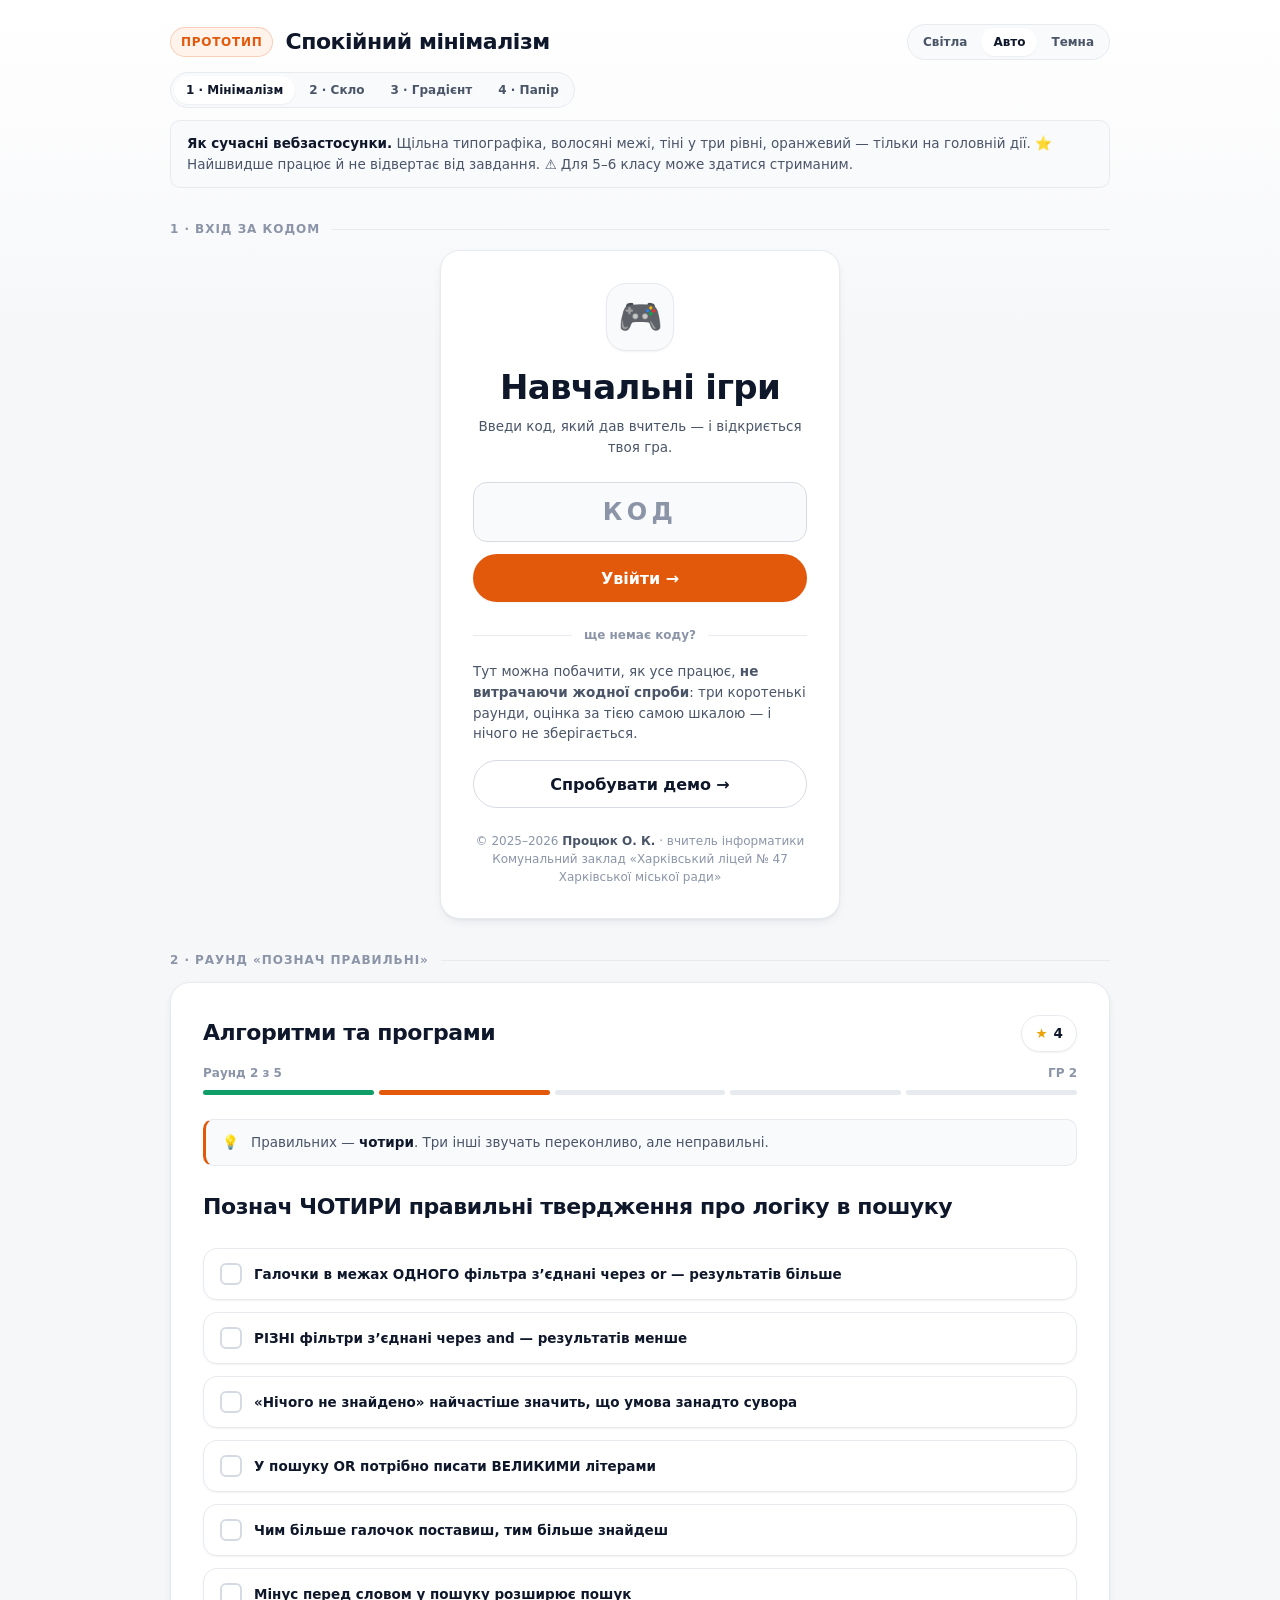
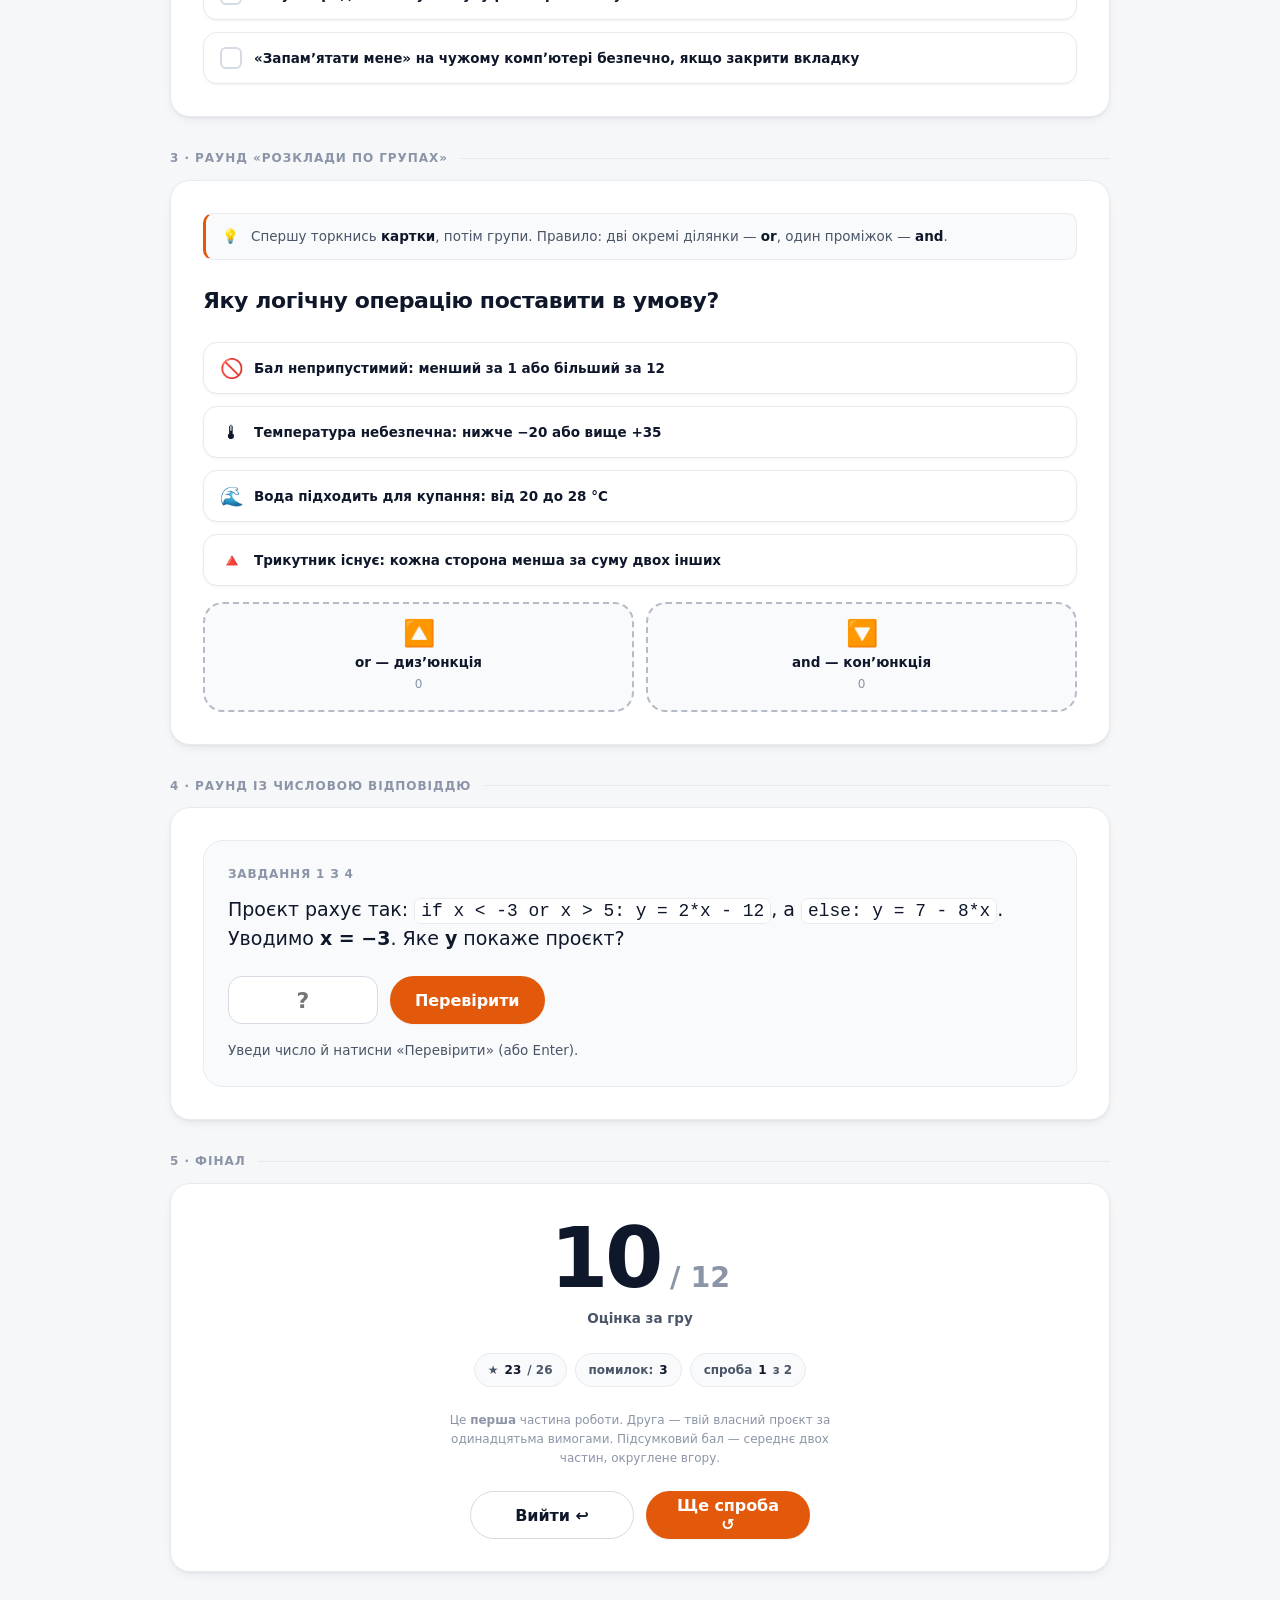
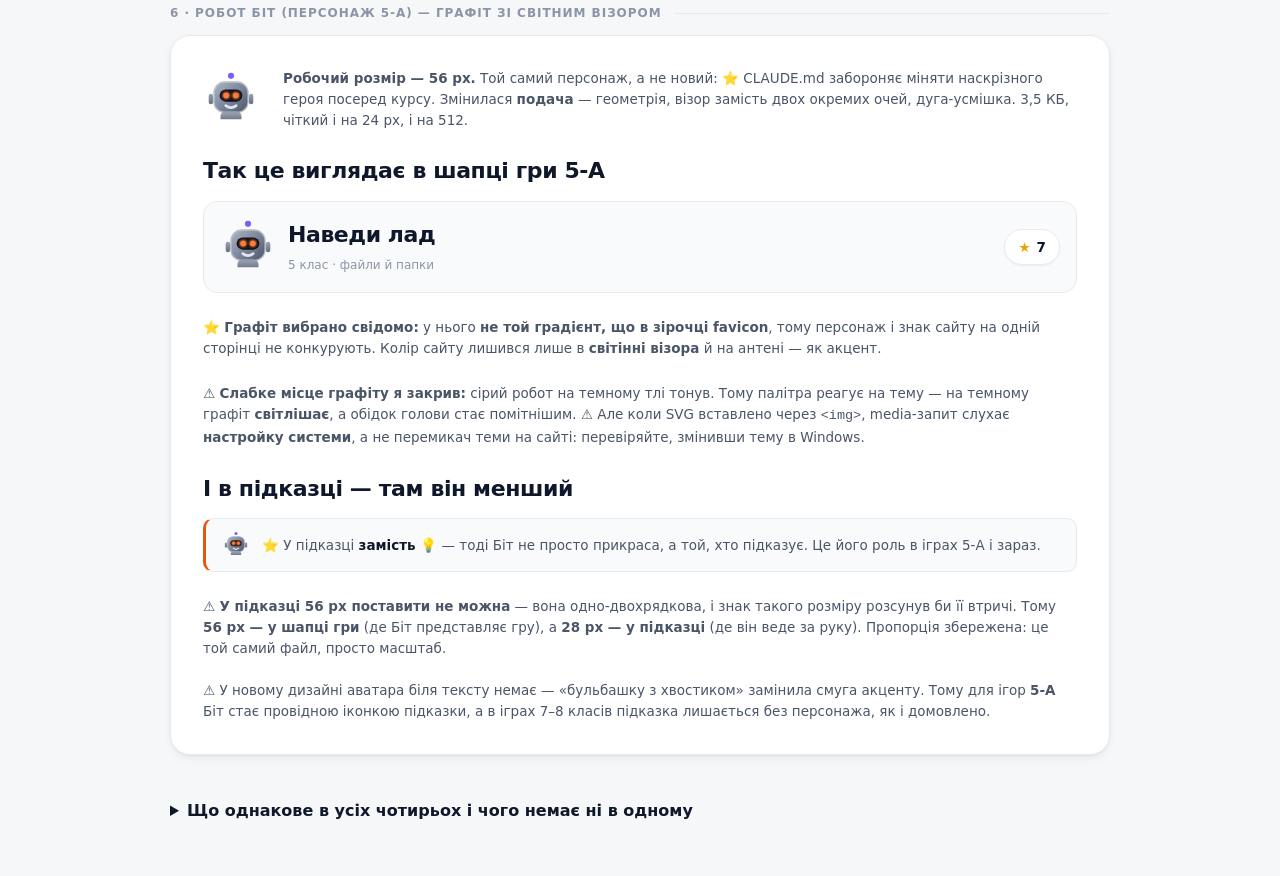
<file: preview.html>
<!doctype html>
<html lang="uk" data-style="min">
<head>
<meta charset="utf-8">
<meta name="viewport" content="width=device-width, initial-scale=1">
<title>Прототипи дизайну — сайт навчальних ігор</title>
<meta name="robots" content="noindex">
<link rel="icon" href="favicon.svg" type="image/svg+xml">
<style>
/* ══════════════════════════════════════════════════════════════════════
   БАЗА. Однакова розмітка для всіх чотирьох варіантів — щоб порівняння
   було честним. Варіант перемикається атрибутом data-style на <html>.
   ══════════════════════════════════════════════════════════════════════ */
:root{
  --font:"Segoe UI Variable Display","Segoe UI Variable Text",system-ui,
         -apple-system,"Segoe UI",Roboto,"Helvetica Neue",Arial,sans-serif;
  --mono:ui-monospace,"Cascadia Mono","SF Mono",Consolas,monospace;

  --fs-hero:clamp(25px,5.2vw,34px);
  --fs-h2:clamp(18px,3.4vw,22px);
  --fs-body:clamp(15px,2.5vw,16px);
  --fs-sm:13.5px;
  --fs-xs:12px;

  --s1:4px; --s2:8px; --s3:12px; --s4:16px; --s5:24px; --s6:32px; --s7:44px;
  --r-sm:10px; --r-md:14px; --r-lg:20px; --r-full:999px;

  --bg:#f6f7f9; --bg-2:#ffffff;
  --surface:#ffffff; --surface-2:#f9fafb;
  --line:#e7eaef; --line-2:#d6dbe3;
  --ink:#0f172a; --ink-2:#4a5568; --ink-3:#8b95a7;

  --brand:#2f6fe0; --brand-ring:color-mix(in srgb,var(--brand) 18%,transparent);
  --accent:#e2590c; --accent-2:#c74a06; --accent-soft:#fff3ec;
  --accent-ink:#ffffff;
  --ok:#0f9d68; --ok-soft:#eefbf4; --ok-line:#a7e3c6;
  --bad:#d92d20; --bad-soft:#fef4f3; --bad-line:#f3b5b0;
  --star:#eaa207;

  --sh1:0 1px 2px rgba(15,23,42,.05);
  --sh2:0 4px 14px -6px rgba(15,23,42,.14), 0 1px 3px rgba(15,23,42,.05);
  --sh3:0 18px 40px -20px rgba(15,23,42,.28);

  --card-bg:var(--surface);
  --card-border:1px solid var(--line);
  --card-shadow:var(--sh2);
  --card-radius:var(--r-lg);
  --blur:none;
}
@media (prefers-color-scheme:dark){:root{
  --bg:#0a0c11; --bg-2:#0f1218; --surface:#14181f; --surface-2:#191e27;
  --line:#242b36; --line-2:#333c4a;
  --ink:#e8ecf3; --ink-2:#a6b0c0; --ink-3:#727d8e;
  --brand:#5b93f5; --accent:#ff8b4d; --accent-2:#ffa470; --accent-soft:#2a1a10;
  --accent-ink:#1a0f06;
  --ok:#3ed597; --ok-soft:#0e2a20; --ok-line:#1f5943;
  --bad:#ff7a70; --bad-soft:#2c1513; --bad-line:#6b2a25;
  --star:#f5c34b;
  --sh1:0 1px 2px rgba(0,0,0,.4);
  --sh2:0 4px 16px -6px rgba(0,0,0,.6), 0 1px 3px rgba(0,0,0,.4);
  --sh3:0 18px 44px -20px rgba(0,0,0,.75);
}}
:root[data-theme="light"]{
  --bg:#f6f7f9;--bg-2:#fff;--surface:#fff;--surface-2:#f9fafb;--line:#e7eaef;--line-2:#d6dbe3;
  --ink:#0f172a;--ink-2:#4a5568;--ink-3:#8b95a7;--brand:#2f6fe0;--accent:#e2590c;--accent-2:#c74a06;
  --accent-soft:#fff3ec;--accent-ink:#fff;--ok:#0f9d68;--ok-soft:#eefbf4;--ok-line:#a7e3c6;
  --bad:#d92d20;--bad-soft:#fef4f3;--bad-line:#f3b5b0;--star:#eaa207;
  --sh1:0 1px 2px rgba(15,23,42,.05);
  --sh2:0 4px 14px -6px rgba(15,23,42,.14), 0 1px 3px rgba(15,23,42,.05);
  --sh3:0 18px 40px -20px rgba(15,23,42,.28);
}
:root[data-theme="dark"]{
  --bg:#0a0c11;--bg-2:#0f1218;--surface:#14181f;--surface-2:#191e27;--line:#242b36;--line-2:#333c4a;
  --ink:#e8ecf3;--ink-2:#a6b0c0;--ink-3:#727d8e;--brand:#5b93f5;--accent:#ff8b4d;--accent-2:#ffa470;
  --accent-soft:#2a1a10;--accent-ink:#1a0f06;--ok:#3ed597;--ok-soft:#0e2a20;--ok-line:#1f5943;
  --bad:#ff7a70;--bad-soft:#2c1513;--bad-line:#6b2a25;--star:#f5c34b;
  --sh1:0 1px 2px rgba(0,0,0,.4);
  --sh2:0 4px 16px -6px rgba(0,0,0,.6), 0 1px 3px rgba(0,0,0,.4);
  --sh3:0 18px 44px -20px rgba(0,0,0,.75);
}

*{box-sizing:border-box}
html{-webkit-text-size-adjust:100%;background:var(--bg)}
body{
  margin:0; min-height:100vh; font-family:var(--font); color:var(--ink);
  font-size:var(--fs-body); line-height:1.55; background:transparent;
  -webkit-font-smoothing:antialiased; text-rendering:optimizeLegibility;
  padding:var(--s5) var(--s4) var(--s7); position:relative;
}
body::after{content:"";position:fixed;inset:0;z-index:0;pointer-events:none;
  background:linear-gradient(180deg,var(--bg-2) 0%,var(--bg) 340px)}
.lab{position:relative;z-index:1;max-width:940px;margin:0 auto}
h1,h2,h3{margin:0;letter-spacing:-.021em;line-height:1.2;font-weight:650}
p{margin:0}
button,input{font-family:inherit;font-size:inherit;color:inherit}

/* ── панель прототипу ── */
.labhead{display:flex;align-items:center;gap:var(--s3);flex-wrap:wrap;margin-bottom:var(--s3)}
.badge{font-size:var(--fs-xs);font-weight:700;letter-spacing:.06em;text-transform:uppercase;
  color:var(--accent);background:var(--accent-soft);
  border:1px solid color-mix(in srgb,var(--accent) 24%,transparent);
  padding:5px 10px;border-radius:var(--r-full)}
.labhead h1{font-size:var(--fs-h2)}
.grow{flex:1}
.seg{display:flex;gap:2px;background:var(--surface-2);border:1px solid var(--line);
  border-radius:var(--r-full);padding:3px;flex-wrap:wrap}
.seg button{cursor:pointer;border:0;background:transparent;color:var(--ink-2);
  font-size:var(--fs-xs);font-weight:650;padding:7px 12px;border-radius:var(--r-full);
  transition:background .15s,color .15s}
.seg button[aria-pressed="true"]{background:var(--surface);color:var(--ink);box-shadow:var(--sh1)}
.seg button:focus-visible{outline:2px solid var(--brand);outline-offset:1px}
.stylecap{margin:0 0 var(--s5);padding:var(--s3) var(--s4);border-radius:var(--r-sm);
  background:var(--surface-2);border:1px solid var(--line);color:var(--ink-2);font-size:var(--fs-sm)}
.stylecap b{color:var(--ink)}
.sectlabel{display:flex;align-items:center;gap:var(--s3);margin:var(--s6) 0 var(--s3);
  color:var(--ink-3);font-size:var(--fs-xs);font-weight:700;letter-spacing:.08em;text-transform:uppercase}
.sectlabel::after{content:"";flex:1;height:1px;background:var(--line)}

/* ── картка ── */
.card{background:var(--card-bg);border:var(--card-border);border-radius:var(--card-radius);
  box-shadow:var(--card-shadow);backdrop-filter:var(--blur);-webkit-backdrop-filter:var(--blur);
  overflow:hidden}
.card-pad{padding:var(--s6) var(--s5)}
@media (min-width:560px){.card-pad{padding:var(--s6)}}

/* ── вхід ── */
.login{max-width:400px;margin:0 auto;text-align:center}
.mark{width:68px;height:68px;margin:0 auto var(--s4);border-radius:20px;
  display:grid;place-items:center;font-size:36px;line-height:1;
  background:var(--surface-2);border:1px solid var(--line);box-shadow:var(--sh1)}
/* у градієнті — на власному градієнтному тлі, щоб джойстик читався як логотип */
[data-style="grad"] .mark{background:linear-gradient(135deg,#ff7a2f,#ff5f8a 55%,#7c5cff);
  border-color:transparent;box-shadow:0 10px 26px -12px rgba(255,95,138,.55)}
.login h2{font-size:var(--fs-hero);margin-bottom:var(--s2)}
.lede{color:var(--ink-2);font-size:var(--fs-sm);margin-bottom:var(--s5)}
.field{width:100%;padding:15px var(--s4);border:1px solid var(--line-2);border-radius:var(--r-md);
  background:var(--surface-2);color:var(--ink);font-size:24px;font-weight:700;letter-spacing:.22em;
  text-align:center;text-transform:uppercase;transition:border-color .15s,box-shadow .15s,background .15s}
.field::placeholder{color:var(--ink-3);font-weight:600;letter-spacing:.18em}
.field:focus{outline:none;border-color:var(--brand);background:var(--surface);
  box-shadow:0 0 0 4px var(--brand-ring)}

.btn{display:flex;align-items:center;justify-content:center;gap:var(--s2);width:100%;
  min-height:48px;padding:0 var(--s5);margin-top:var(--s3);cursor:pointer;
  border:1px solid transparent;border-radius:var(--r-full);
  font-size:var(--fs-body);font-weight:650;letter-spacing:-.005em;
  background:var(--accent);color:var(--accent-ink);box-shadow:var(--sh1);
  transition:background .15s,transform .08s,box-shadow .15s,filter .15s}
.btn:hover{background:var(--accent-2)}
.btn:active{transform:translateY(1px)}
.btn:focus-visible{outline:2px solid var(--brand);outline-offset:2px}
.btn.ghost{background:var(--surface);color:var(--ink);border-color:var(--line-2);box-shadow:none}
.btn.ghost:hover{background:var(--surface-2)}
.btn-row{display:flex;gap:var(--s3)}
.btn-row .btn{margin-top:0}
.divider{display:flex;align-items:center;gap:var(--s3);margin:var(--s5) 0 var(--s4);
  color:var(--ink-3);font-size:var(--fs-xs);font-weight:650}
.divider::before,.divider::after{content:"";flex:1;height:1px;background:var(--line)}
.sig{margin-top:var(--s5);color:var(--ink-3);font-size:var(--fs-xs);line-height:1.5;text-align:center}
.sig b{color:var(--ink-2);font-weight:650}

/* ── шапка гри, прогрес, підказка ── */
.gtop{display:flex;align-items:center;gap:var(--s3);flex-wrap:wrap;margin-bottom:var(--s3)}
.gtitle{font-size:var(--fs-h2);font-weight:650;letter-spacing:-.02em}
.stars{display:flex;align-items:center;gap:6px;padding:7px 13px;border-radius:var(--r-full);
  background:var(--surface);border:1px solid var(--line);box-shadow:var(--sh1);
  font-size:var(--fs-sm);font-weight:700;font-variant-numeric:tabular-nums}
.stars .ic{color:var(--star)}
.prog{display:flex;gap:5px;margin-bottom:var(--s5)}
.prog i{flex:1;height:5px;border-radius:var(--r-full);background:var(--line);transition:background .3s}
.prog i.on{background:var(--accent)}
.prog i.done{background:var(--ok)}
.progmeta{display:flex;justify-content:space-between;color:var(--ink-3);
  font-size:var(--fs-xs);font-weight:650;margin-bottom:var(--s2)}
.hint{display:flex;gap:var(--s3);padding:var(--s3) var(--s4);margin-bottom:var(--s5);
  background:var(--surface-2);border:1px solid var(--line);border-left:3px solid var(--accent);
  border-radius:var(--r-sm);color:var(--ink-2);font-size:var(--fs-sm)}
.hint b{color:var(--ink);font-weight:650}
.hint.good{border-left-color:var(--ok);background:var(--ok-soft);border-color:var(--ok-line)}
.hint.warn{border-left-color:var(--bad);background:var(--bad-soft);border-color:var(--bad-line)}
.task{font-size:var(--fs-h2);font-weight:650;margin-bottom:var(--s5);letter-spacing:-.018em;text-wrap:balance}

/* ── плитки ── */
.tiles{display:grid;gap:var(--s3);grid-template-columns:1fr}
.tile{display:flex;align-items:center;gap:var(--s3);width:100%;min-height:52px;
  padding:var(--s3) var(--s4);cursor:pointer;text-align:left;
  background:var(--surface);border:1px solid var(--line);border-radius:var(--r-md);
  color:var(--ink);font-size:var(--fs-sm);font-weight:550;line-height:1.4;box-shadow:var(--sh1);
  transition:border-color .15s,box-shadow .15s,transform .12s,background .15s;
  animation:rise .34s cubic-bezier(.2,.7,.3,1) both;animation-delay:calc(var(--i,0) * 45ms)}
.tile .ic{flex:none;font-size:19px;line-height:1;width:22px;text-align:center}
.tile:hover{border-color:var(--line-2);box-shadow:var(--sh2);transform:translateY(-1px)}
.tile:focus-visible{outline:2px solid var(--brand);outline-offset:2px}
.tile.sel{border-color:var(--accent);background:var(--accent-soft);
  box-shadow:inset 0 0 0 2px var(--accent),var(--sh2)}
/* ⭐ ПРАВИЛЬНО: товста внутрішня рамка через inset box-shadow, а НЕ border-width —
   інакше плитка «підросла» б на 2 px і текст стрибнув. Layout не рухається. */
.tile.ok{border-color:var(--ok);background:var(--ok-soft);
  box-shadow:inset 0 0 0 2.5px var(--ok),var(--sh2);font-weight:620}
.tile.ok .ic{color:var(--ok)}
.tile.err{border-color:var(--bad);background:var(--bad-soft);
  box-shadow:inset 0 0 0 2.5px var(--bad),var(--sh1);animation:nudge .3s}
.tile.err .ic{color:var(--bad)}
/* маркер вибору: порожня рамка → галочка. Однаковий для ВСІХ плиток,
   щоб іконка не підказувала, де правильна відповідь */
.tile .box{flex:none;width:22px;height:22px;border-radius:6px;display:grid;place-items:center;
  border:2px solid var(--line-2);background:var(--surface);
  font-size:14px;font-weight:800;line-height:1;color:transparent;transition:.15s}
.tile.ok .box{border-color:var(--ok);background:var(--ok);color:#fff}
.tile.err .box{border-color:var(--bad);background:var(--bad);color:#fff}
.tile.gone{opacity:0;transform:scale(.96);pointer-events:none;transition:opacity .25s,transform .25s}
.tile .tag{margin-left:auto;flex:none;font-size:var(--fs-xs);font-weight:700;color:var(--ok);
  background:var(--surface);border:1px solid var(--ok-line);padding:2px 8px;border-radius:var(--r-full)}
.targets{display:grid;gap:var(--s3);grid-template-columns:repeat(auto-fit,minmax(150px,1fr));margin-top:var(--s4)}
/* межа груп: 2 px і колір від --ink-3, а не від --line-2 — інакше в темній
   темі пунктир майже не видно (перевірено на градієнті) */
.target{padding:var(--s4) var(--s3);cursor:pointer;text-align:center;background:var(--surface-2);
  border:2px dashed color-mix(in srgb,var(--ink-3) 62%,transparent);border-radius:var(--r-lg);
  transition:border-color .15s,border-style .15s,background .15s,box-shadow .15s,transform .12s}
.target:hover{border-color:var(--accent);background:var(--surface)}
.target:focus-visible{outline:2px solid var(--brand);outline-offset:2px}
.target .tic{font-size:26px;line-height:1}
.target .tname{margin-top:6px;font-size:var(--fs-sm);font-weight:650}
.target .tcnt{margin-top:2px;color:var(--ink-3);font-size:var(--fs-xs);font-variant-numeric:tabular-nums}
/* ⭐ КАРТКУ ВИБРАНО → групи «загораються»: суцільна товста межа й акцентний фон.
   Так видно, що наступний крок — натиснути групу. Товщина через inset-кільце,
   border-width не змінюємо, щоб нічого не стрибнуло. */
.targets.armed .target{border-style:solid;border-color:var(--accent);
  background:var(--accent-soft);box-shadow:inset 0 0 0 2px var(--accent),var(--sh2)}
.targets.armed .target:hover{transform:translateY(-2px)}
.target.hit{animation:pop .3s;border-style:solid;border-color:var(--ok);
  background:var(--ok-soft);box-shadow:inset 0 0 0 2.5px var(--ok),var(--sh2)}
.target.nope{animation:nudge .3s;border-style:solid;border-color:var(--bad);
  background:var(--bad-soft);box-shadow:inset 0 0 0 2.5px var(--bad),var(--sh1)}

/* ── числовий раунд ── */
.qbox{padding:var(--s5);background:var(--surface-2);border:1px solid var(--line);border-radius:var(--r-lg)}
.qnum{color:var(--ink-3);font-size:var(--fs-xs);font-weight:700;letter-spacing:.07em;text-transform:uppercase}
.qtext{margin:var(--s3) 0 var(--s5);font-size:clamp(16px,3vw,19px);line-height:1.45}
.qtext code{font-family:var(--mono);font-size:.94em;background:var(--surface);
  border:1px solid var(--line);border-radius:7px;padding:2px 6px}
.qrow{display:flex;gap:var(--s3);align-items:center;flex-wrap:wrap}
.numin{width:150px;min-height:48px;padding:0 var(--s4);text-align:center;font-size:22px;font-weight:700;
  font-variant-numeric:tabular-nums;background:var(--surface);border:1px solid var(--line-2);
  border-radius:var(--r-md);color:var(--ink);transition:border-color .15s,box-shadow .15s}
.numin:focus{outline:none;border-color:var(--brand);box-shadow:0 0 0 4px var(--brand-ring)}
.qrow .btn{width:auto;margin-top:0;flex:0 0 auto}
.verdict{margin-top:var(--s4);min-height:22px;color:var(--ink-2);font-size:var(--fs-sm)}
.verdict b.y{color:var(--ok)} .verdict b.n{color:var(--bad)}

/* ── фінал ── */
.fin{text-align:center;padding:var(--s6) var(--s4)}
.grade{font-size:clamp(56px,15vw,84px);font-weight:700;line-height:1;letter-spacing:-.04em;
  font-variant-numeric:tabular-nums}
.grade small{font-size:.34em;font-weight:650;color:var(--ink-3);letter-spacing:0}
.finlabel{margin-top:var(--s2);color:var(--ink-2);font-size:var(--fs-sm);font-weight:650}
.chips{display:flex;gap:var(--s2);justify-content:center;flex-wrap:wrap;margin:var(--s5) 0}
.chip{display:flex;align-items:center;gap:6px;padding:7px 13px;border-radius:var(--r-full);
  background:var(--surface-2);border:1px solid var(--line);font-size:var(--fs-xs);font-weight:650;
  color:var(--ink-2);font-variant-numeric:tabular-nums}
.chip b{color:var(--ink)}
.note{max-width:420px;margin:0 auto;color:var(--ink-3);font-size:var(--fs-xs);line-height:1.55}
.fin .btn-row{max-width:340px;margin:var(--s5) auto 0}

@keyframes rise{from{opacity:0;transform:translateY(9px)}to{opacity:1;transform:none}}
@keyframes pop{50%{transform:scale(1.04)}}
@keyframes nudge{25%{transform:translateX(-5px)}75%{transform:translateX(5px)}}
@keyframes drift{to{transform:translate3d(0,-4%,0) scale(1.09)}}
@media (prefers-reduced-motion:reduce){*,*::before,*::after{animation:none !important;transition:none !important}}

.notes{margin-top:var(--s6)}
.notes summary{cursor:pointer;font-weight:650;padding:var(--s3) 0}
.cmp{display:grid;gap:var(--s3);grid-template-columns:1fr;margin-top:var(--s3)}
@media (min-width:620px){.cmp{grid-template-columns:1fr 1fr}}
.cmp div{padding:var(--s4);border:1px solid var(--line);border-radius:var(--r-md);
  background:var(--surface-2);font-size:var(--fs-sm);color:var(--ink-2)}
.cmp .h{font-size:var(--fs-xs);font-weight:700;letter-spacing:.06em;text-transform:uppercase;
  color:var(--ink-3);margin-bottom:6px}

/* ══════════════════════════════════════════════════════════════════════
   ВАРІАНТ 2 · СКЛО І ГЛИБИНА
   Розмиті кольорові плями + напівпрозорі картки.
   ⚠️ backdrop-filter лишається ТІЛЬКИ на картках, не на кожній плитці —
   інакше на слабких телефонах помітно гальмує.
   ══════════════════════════════════════════════════════════════════════ */
[data-style="glass"]{
  --r-lg:24px; --r-md:16px;
  --card-bg:color-mix(in srgb,var(--surface) 60%,transparent);
  --card-border:1px solid color-mix(in srgb,#fff 55%,transparent);
  --card-shadow:0 24px 60px -28px rgba(15,23,42,.35),
                inset 0 1px 0 color-mix(in srgb,#fff 65%,transparent);
  --blur:blur(20px) saturate(1.25);
}
[data-style="glass"] body::after{
  background:
    radial-gradient(38% 32% at 20% 14%,#7aa9ff 0%,transparent 62%),
    radial-gradient(34% 28% at 84% 24%,#ffb37a 0%,transparent 60%),
    radial-gradient(40% 34% at 60% 86%,#b48cff 0%,transparent 62%);
  filter:blur(70px) saturate(1.2); opacity:.5;
}
[data-style="glass"] .tile,[data-style="glass"] .qbox,[data-style="glass"] .stylecap{
  background:color-mix(in srgb,var(--surface) 66%,transparent);
  border-color:color-mix(in srgb,#fff 45%,transparent);
}
[data-style="glass"] .target{
  background:color-mix(in srgb,var(--surface) 40%,transparent);
  border-color:color-mix(in srgb,#fff 40%,transparent);
}
[data-style="glass"] .stars,[data-style="glass"] .chip,[data-style="glass"] .btn.ghost{
  background:color-mix(in srgb,var(--surface) 62%,transparent);
  border-color:color-mix(in srgb,#fff 45%,transparent);
  backdrop-filter:blur(12px);-webkit-backdrop-filter:blur(12px);
}
[data-style="glass"] .btn{box-shadow:0 8px 20px -8px color-mix(in srgb,var(--accent) 60%,transparent)}
@media (prefers-color-scheme:dark){
  [data-style="glass"]:not([data-theme="light"]){
    --card-border:1px solid rgba(255,255,255,.10);
    --card-shadow:0 24px 60px -28px rgba(0,0,0,.75), inset 0 1px 0 rgba(255,255,255,.07);
  }
  [data-style="glass"]:not([data-theme="light"]) body::after{opacity:.30}
  [data-style="glass"]:not([data-theme="light"]) .tile,
  [data-style="glass"]:not([data-theme="light"]) .qbox,
  [data-style="glass"]:not([data-theme="light"]) .stylecap,
  [data-style="glass"]:not([data-theme="light"]) .target,
  [data-style="glass"]:not([data-theme="light"]) .stars,
  [data-style="glass"]:not([data-theme="light"]) .chip{border-color:rgba(255,255,255,.09)}
}
[data-style="glass"][data-theme="dark"]{
  --card-border:1px solid rgba(255,255,255,.10);
  --card-shadow:0 24px 60px -28px rgba(0,0,0,.75), inset 0 1px 0 rgba(255,255,255,.07);
}
[data-style="glass"][data-theme="dark"] body::after{opacity:.30}
[data-style="glass"][data-theme="dark"] .tile,[data-style="glass"][data-theme="dark"] .qbox,
[data-style="glass"][data-theme="dark"] .stylecap,[data-style="glass"][data-theme="dark"] .target,
[data-style="glass"][data-theme="dark"] .stars,[data-style="glass"][data-theme="dark"] .chip{
  border-color:rgba(255,255,255,.09)}

/* ══════════════════════════════════════════════════════════════════════
   ВАРІАНТ 3 · ЖИВИЙ ГРАДІЄНТ
   Темна база за замовчуванням + СВІТЛА тема тією самою гамою (нижче).
   «Авто» слухає системну настройку: у кого стоїть темна — бачить темну.
   ══════════════════════════════════════════════════════════════════════ */
[data-style="grad"],[data-style="grad"][data-theme="dark"]{
  --bg:#07070c; --bg-2:#07070c;
  --surface:#0f1017; --surface-2:#151723;
  --line:#242634; --line-2:#393d52;
  --ink:#f1f2f7; --ink-2:#a8adc2; --ink-3:#6d7391;
  --brand:#7c5cff; --brand-ring:color-mix(in srgb,#7c5cff 30%,transparent);
  --accent:#ff7a2f; --accent-2:#ff8f4d; --accent-soft:#2a1408; --accent-ink:#180a02;
  --ok:#3ee6a0; --ok-soft:#08251b; --ok-line:#1d5f45;
  --bad:#ff6b6b; --bad-soft:#2a1113; --bad-line:#6b2630;
  --star:#ffc95c;
  --r-lg:22px;
  --card-bg:color-mix(in srgb,var(--surface) 88%,transparent);
  --card-border:1px solid rgba(255,255,255,.07);
  --card-shadow:0 30px 70px -34px rgba(0,0,0,.9), inset 0 1px 0 rgba(255,255,255,.05);
  --sh1:0 1px 2px rgba(0,0,0,.5);
  --sh2:0 6px 20px -8px rgba(0,0,0,.7);
}
[data-style="grad"] body::after{
  background:
    radial-gradient(30% 26% at 18% 20%,#ff7a2f 0%,transparent 60%),
    radial-gradient(28% 24% at 82% 28%,#7c5cff 0%,transparent 60%),
    radial-gradient(32% 28% at 55% 88%,#2f7de0 0%,transparent 60%);
  filter:blur(85px); opacity:.42;
  animation:drift 36s ease-in-out infinite alternate;
}
[data-style="grad"] .btn{
  background:linear-gradient(135deg,#ff7a2f,#ff5f8a);
  box-shadow:0 10px 30px -10px rgba(255,122,47,.6);
  border-color:transparent}
[data-style="grad"] .btn:hover{filter:brightness(1.08);background:linear-gradient(135deg,#ff7a2f,#ff5f8a)}
[data-style="grad"] .btn.ghost{background:rgba(255,255,255,.05);color:var(--ink);
  border-color:rgba(255,255,255,.12);box-shadow:none}
[data-style="grad"] .grade{
  background:linear-gradient(135deg,#ff9a4d,#ff5f8a 55%,#7c5cff);
  -webkit-background-clip:text;background-clip:text;color:transparent}
[data-style="grad"] .prog i.on{box-shadow:0 0 12px color-mix(in srgb,var(--accent) 75%,transparent)}
[data-style="grad"] .gtitle,[data-style="grad"] .login h2{letter-spacing:-.03em}

/* ── ГРАДІЄНТ · СВІТЛА ТЕМА ─────────────────────────────────────────────
   Та сама гама (оранж → рожевий → фіалковий), але:
   ⚠️ світіння прибрано — на білому воно читається як брудна пляма;
   ⚠️ кольори глибші, бо неон на білому не має контрасту;
   плями лишилися, тільки бліді.
   Спрацьовує і на «Світла», і на «Авто», якщо в системі світла тема.
   ──────────────────────────────────────────────────────────────────── */
@media (prefers-color-scheme:light){
  [data-style="grad"]:not([data-theme="dark"]){
    --bg:#faf9ff; --bg-2:#ffffff;
    --surface:#ffffff; --surface-2:#f7f6fd;
    --line:#e8e6f4; --line-2:#d3d0e6;
    --ink:#17162b; --ink-2:#4c4a68; --ink-3:#8a87a4;
    --brand:#6244e8; --brand-ring:color-mix(in srgb,#6244e8 20%,transparent);
    --accent:#e2560c; --accent-2:#c8480a; --accent-soft:#fff2ea; --accent-ink:#ffffff;
    --ok:#0f9d68; --ok-soft:#eefbf4; --ok-line:#a7e3c6;
    --bad:#d92d20; --bad-soft:#fef4f3; --bad-line:#f3b5b0;
    --star:#dd9c06;
    --card-bg:color-mix(in srgb,#fff 92%,transparent);
    --card-border:1px solid var(--line);
    --card-shadow:0 20px 48px -26px rgba(72,50,160,.22), inset 0 1px 0 #fff;
    --sh1:0 1px 2px rgba(72,50,160,.06);
    --sh2:0 6px 18px -8px rgba(72,50,160,.16);
  }
  [data-style="grad"]:not([data-theme="dark"]) body::after{opacity:.16;filter:blur(95px)}
  [data-style="grad"]:not([data-theme="dark"]) .btn{
    background:linear-gradient(135deg,#f0620c,#e0356f);
    box-shadow:0 10px 24px -12px rgba(224,53,111,.5)}
  [data-style="grad"]:not([data-theme="dark"]) .btn:hover{
    background:linear-gradient(135deg,#f0620c,#e0356f)}
  [data-style="grad"]:not([data-theme="dark"]) .btn.ghost{
    background:var(--surface);color:var(--ink);border-color:var(--line-2)}
  [data-style="grad"]:not([data-theme="dark"]) .grade{
    background:linear-gradient(135deg,#e2560c,#d62e6b 55%,#6244e8);
    -webkit-background-clip:text;background-clip:text;color:transparent}
  [data-style="grad"]:not([data-theme="dark"]) .prog i.on{box-shadow:none}
}
[data-style="grad"][data-theme="light"]{
  --bg:#faf9ff; --bg-2:#ffffff;
  --surface:#ffffff; --surface-2:#f7f6fd;
  --line:#e8e6f4; --line-2:#d3d0e6;
  --ink:#17162b; --ink-2:#4c4a68; --ink-3:#8a87a4;
  --brand:#6244e8; --brand-ring:color-mix(in srgb,#6244e8 20%,transparent);
  --accent:#e2560c; --accent-2:#c8480a; --accent-soft:#fff2ea; --accent-ink:#ffffff;
  --ok:#0f9d68; --ok-soft:#eefbf4; --ok-line:#a7e3c6;
  --bad:#d92d20; --bad-soft:#fef4f3; --bad-line:#f3b5b0;
  --star:#dd9c06;
  --card-bg:color-mix(in srgb,#fff 92%,transparent);
  --card-border:1px solid var(--line);
  --card-shadow:0 20px 48px -26px rgba(72,50,160,.22), inset 0 1px 0 #fff;
  --sh1:0 1px 2px rgba(72,50,160,.06);
  --sh2:0 6px 18px -8px rgba(72,50,160,.16);
}
[data-style="grad"][data-theme="light"] body::after{opacity:.16;filter:blur(95px)}
[data-style="grad"][data-theme="light"] .btn{
  background:linear-gradient(135deg,#f0620c,#e0356f);
  box-shadow:0 10px 24px -12px rgba(224,53,111,.5)}
[data-style="grad"][data-theme="light"] .btn:hover{background:linear-gradient(135deg,#f0620c,#e0356f)}
[data-style="grad"][data-theme="light"] .btn.ghost{
  background:var(--surface);color:var(--ink);border-color:var(--line-2)}
[data-style="grad"][data-theme="light"] .grade{
  background:linear-gradient(135deg,#e2560c,#d62e6b 55%,#6244e8);
  -webkit-background-clip:text;background-clip:text;color:transparent}
[data-style="grad"][data-theme="light"] .prog i.on{box-shadow:none}

/* ══════════════════════════════════════════════════════════════════════
   ВАРІАНТ 4 · ПАПЕРОВА КАРТКА
   Товсті межі, зсунуті «жорсткі» тіні, живі кольори.
   ══════════════════════════════════════════════════════════════════════ */
[data-style="paper"]{
  --bg:#fbf3e4; --bg-2:#fdf8ee;
  --surface:#fffdf8; --surface-2:#f6efe0;
  --line:#1b1a17; --line-2:#1b1a17;
  --ink:#1b1a17; --ink-2:#4d4941; --ink-3:#857f72;
  --brand:#1d5fd0; --accent:#f2801e; --accent-2:#e06f0f; --accent-ink:#1b1a17;
  --ok:#12855c; --ok-soft:#d8f5e6; --ok-line:#12855c;
  --bad:#c92f22; --bad-soft:#ffe3e0; --bad-line:#c92f22;
  --star:#e0a010;
  --r-lg:22px; --r-md:14px; --r-sm:12px;
  --card-bg:var(--surface);
  --card-border:2.5px solid var(--ink);
  --card-shadow:6px 6px 0 var(--ink);
  --sh1:none; --sh2:3px 3px 0 var(--ink);
}
[data-style="paper"] .tile,[data-style="paper"] .qbox,[data-style="paper"] .stars,
[data-style="paper"] .chip,[data-style="paper"] .numin,[data-style="paper"] .field,
[data-style="paper"] .stylecap,[data-style="paper"] .seg{
  border:2px solid var(--ink);box-shadow:3px 3px 0 var(--ink)}
[data-style="paper"] .tile:hover{transform:translate(-1px,-1px);box-shadow:5px 5px 0 var(--ink)}
[data-style="paper"] .target{border:2.5px dashed var(--ink);box-shadow:3px 3px 0 var(--ink)}
[data-style="paper"] .btn{border:2.5px solid var(--ink);border-radius:var(--r-md);
  box-shadow:4px 4px 0 var(--ink);font-weight:750}
[data-style="paper"] .btn:active{transform:translate(2px,2px);box-shadow:2px 2px 0 var(--ink)}
[data-style="paper"] .prog i{height:9px;border:2px solid var(--ink);border-radius:6px}
[data-style="paper"] .hint{border:2px solid var(--ink);border-left:7px solid var(--accent);
  box-shadow:3px 3px 0 var(--ink)}
[data-style="paper"] .hint.good{border-left-color:var(--ok)}
[data-style="paper"] .hint.warn{border-left-color:var(--bad)}
[data-style="paper"] .mark{border:2.5px solid var(--ink);box-shadow:3px 3px 0 var(--ink)}
[data-style="paper"] .badge{border:2px solid var(--ink)}
[data-style="paper"] .divider::before,[data-style="paper"] .divider::after{height:2px;background:var(--ink)}
[data-style="paper"] .sectlabel::after{height:2px;background:var(--ink)}
[data-style="paper"] h1,[data-style="paper"] h2,[data-style="paper"] .task,
[data-style="paper"] .gtitle{font-weight:750;letter-spacing:-.01em}
[data-style="paper"][data-theme="dark"]{
  --bg:#141310; --bg-2:#1a1815; --surface:#221f1a; --surface-2:#2b2721;
  --line:#f5ead6; --line-2:#f5ead6; --ink:#f5ead6; --ink-2:#c8bda9; --ink-3:#8f8677;
  --accent:#ffa64d; --accent-2:#ffb870; --accent-ink:#141310;
  --ok:#4fd6a0; --ok-soft:#12332a; --ok-line:#4fd6a0;
  --bad:#ff8078; --bad-soft:#38191a; --bad-line:#ff8078;
  --card-border:2.5px solid var(--ink); --card-shadow:6px 6px 0 var(--ink); --sh2:3px 3px 0 var(--ink);
}
@media (prefers-color-scheme:dark){
  [data-style="paper"]:not([data-theme="light"]){
    --bg:#141310; --bg-2:#1a1815; --surface:#221f1a; --surface-2:#2b2721;
    --line:#f5ead6; --line-2:#f5ead6; --ink:#f5ead6; --ink-2:#c8bda9; --ink-3:#8f8677;
    --accent:#ffa64d; --accent-2:#ffb870; --accent-ink:#141310;
    --ok:#4fd6a0; --ok-soft:#12332a; --ok-line:#4fd6a0;
    --bad:#ff8078; --bad-soft:#38191a; --bad-line:#ff8078;
  }
}
</style>
</head>
<body>
<div class="lab">

  <div class="labhead">
    <span class="badge">прототип</span>
    <h1 id="styleName">Спокійний мінімалізм</h1>
    <span class="grow"></span>
    <div class="seg" role="group" aria-label="Тема">
      <button data-theme-btn="light" aria-pressed="false">Світла</button>
      <button data-theme-btn="auto" aria-pressed="true">Авто</button>
      <button data-theme-btn="dark" aria-pressed="false">Темна</button>
    </div>
  </div>

  <div class="labhead">
    <div class="seg" role="group" aria-label="Варіант дизайну">
      <button data-style-btn="min" aria-pressed="true">1 · Мінімалізм</button>
      <button data-style-btn="glass" aria-pressed="false">2 · Скло</button>
      <button data-style-btn="grad" aria-pressed="false">3 · Градієнт</button>
      <button data-style-btn="paper" aria-pressed="false">4 · Папір</button>
    </div>
  </div>

  <p class="stylecap" id="cap"></p>

  <!-- 1. ВХІД -->
  <div class="sectlabel">1 · Вхід за кодом</div>
  <div class="card card-pad login">
    <div class="mark" aria-hidden="true">🎮</div>
    <h2>Навчальні ігри</h2>
    <p class="lede">Введи код, який дав вчитель — і відкриється твоя гра.</p>
    <input class="field" id="code" placeholder="КОД" maxlength="8" autocomplete="off" aria-label="Код">
    <button class="btn" id="enter">Увійти →</button>
    <div class="divider">ще немає коду?</div>
    <p class="lede" style="text-align:left;margin-bottom:var(--s4)">
      Тут можна побачити, як усе працює, <b>не витрачаючи жодної спроби</b>: три коротенькі
      раунди, оцінка за тією самою шкалою — і нічого не зберігається.</p>
    <button class="btn ghost">Спробувати демо →</button>
    <div class="sig">
      © 2025–2026 <b>Процюк О. К.</b> · вчитель інформатики<br>
      Комунальний заклад «Харківський ліцей № 47 Харківської міської ради»
    </div>
  </div>

  <!-- 2. ПОЗНАЧ ПРАВИЛЬНІ -->
  <div class="sectlabel">2 · Раунд «познач правильні»</div>
  <div class="card card-pad">
    <div class="gtop">
      <span class="gtitle">Алгоритми та програми</span>
      <span class="grow"></span>
      <span class="stars"><span class="ic">★</span><span id="st1">4</span></span>
    </div>
    <div class="progmeta"><span>Раунд 2 з 5</span><span>ГР 2</span></div>
    <div class="prog"><i class="done"></i><i class="on"></i><i></i><i></i><i></i></div>
    <div class="hint" id="h1"><span>💡</span><span>Правильних — <b>чотири</b>. Три інші звучать
      переконливо, але неправильні.</span></div>
    <p class="task">Познач ЧОТИРИ правильні твердження про логіку в пошуку</p>
    <div class="tiles" id="pick"></div>
  </div>

  <!-- 3. РОЗКЛАДИ -->
  <div class="sectlabel">3 · Раунд «розклади по групах»</div>
  <div class="card card-pad">
    <div class="hint"><span>💡</span><span>Спершу торкнись <b>картки</b>, потім групи.
      Правило: дві окремі ділянки — <b>or</b>, один проміжок — <b>and</b>.</span></div>
    <p class="task">Яку логічну операцію поставити в умову?</p>
    <div class="tiles" id="sortpool"></div>
    <div class="targets" id="sorttargets"></div>
  </div>

  <!-- 4. ЧИСЛОВИЙ -->
  <div class="sectlabel">4 · Раунд із числовою відповіддю</div>
  <div class="card card-pad">
    <div class="qbox">
      <div class="qnum">Завдання 1 з 4</div>
      <p class="qtext">Проєкт рахує так: <code>if x &lt; -3 or x &gt; 5: y = 2*x - 12</code>,
        а <code>else: y = 7 - 8*x</code>.<br>Уводимо <b>x = −3</b>. Яке <b>y</b> покаже проєкт?</p>
      <div class="qrow">
        <input class="numin" id="num" placeholder="?" autocomplete="off" aria-label="Відповідь">
        <button class="btn" id="chk">Перевірити</button>
      </div>
      <div class="verdict" id="vd">Уведи число й натисни «Перевірити» (або Enter).</div>
    </div>
  </div>

  <!-- 5. ФІНАЛ -->
  <div class="sectlabel">5 · Фінал</div>
  <div class="card">
    <div class="fin">
      <div class="grade"><span id="gr">0</span><small> / 12</small></div>
      <div class="finlabel">Оцінка за гру</div>
      <div class="chips">
        <span class="chip">★ <b>23</b> / 26</span>
        <span class="chip">помилок: <b>3</b></span>
        <span class="chip">спроба <b>1</b> з 2</span>
      </div>
      <p class="note">Це <b>перша</b> частина роботи. Друга — твій власний проєкт за одинадцятьма
        вимогами. Підсумковий бал — середнє двох частин, округлене вгору.</p>
      <div class="btn-row">
        <button class="btn ghost">Вийти ↩</button>
        <button class="btn" id="again">Ще спроба ↺</button>
      </div>
    </div>
  </div>

  <!-- 6. ЗНАК РОБОТА БІТА -->
  <div class="sectlabel">6 · Робот Біт (персонаж 5-А) — графіт зі світним візором</div>
  <div class="card card-pad">
    <div style="display:flex;gap:var(--s5);align-items:center;flex-wrap:wrap;margin-bottom:var(--s5)">
      <img src="bit.svg" alt="Робот Біт" width="56" height="56">
      <div style="flex:1;min-width:240px;color:var(--ink-2);font-size:var(--fs-sm)">
        <b>Робочий розмір — 56 px.</b> Той самий персонаж, а не новий: ⭐ CLAUDE.md
        забороняє міняти наскрізного героя посеред курсу. Змінилася <b>подача</b> —
        геометрія, візор замість двох окремих очей, дуга-усмішка. 3,5 КБ, чіткий
        і на 24 px, і на 512.
      </div>
    </div>

    <p class="task" style="margin-bottom:var(--s3)">Так це виглядає в шапці гри 5-А</p>
    <div style="display:flex;align-items:center;gap:var(--s3);flex-wrap:wrap;
                padding:var(--s4);border:1px solid var(--line);border-radius:var(--r-md);
                background:var(--surface-2);margin-bottom:var(--s5)">
      <img src="bit.svg" alt="" width="56" height="56" style="flex:none">
      <span style="flex:1;min-width:150px">
        <span class="gtitle" style="display:block">Наведи лад</span>
        <span style="color:var(--ink-3);font-size:var(--fs-xs)">5 клас · файли й папки</span>
      </span>
      <span class="stars"><span class="ic">★</span><span>7</span></span>
    </div>

    <p class="lede" style="text-align:left">
      ⭐ <b>Графіт вибрано свідомо:</b> у нього <b>не той градієнт, що в зірочці favicon</b>,
      тому персонаж і знак сайту на одній сторінці не конкурують. Колір сайту лишився
      лише в <b>світінні візора</b> й на антені — як акцент.
    </p>
    <p class="lede" style="text-align:left">
      ⚠️ <b>Слабке місце графіту я закрив:</b> сірий робот на темному тлі тонув. Тому
      палітра реагує на тему — на темному графіт <b>світлішає</b>, а обідок голови стає
      помітнішим. ⚠️ Але коли SVG вставлено через <code>&lt;img&gt;</code>, media-запит
      слухає <b>настройку системи</b>, а не перемикач теми на сайті: перевіряйте, змінивши
      тему в Windows.
    </p>

    <p class="task" style="margin:var(--s5) 0 var(--s3)">І в підказці — там він менший</p>
    <div class="hint" style="align-items:center">
      <img src="bit.svg" alt="" width="28" height="28" style="flex:none">
      <span>⭐ У підказці <b>замість 💡</b> — тоді Біт не просто прикраса, а той, хто
        підказує. Це його роль в іграх 5-А і зараз.</span>
    </div>
    <p class="lede" style="margin:0;text-align:left">
      ⚠️ <b>У підказці 56 px поставити не можна</b> — вона одно-двохрядкова, і знак такого
      розміру розсунув би її втричі. Тому <b>56 px — у шапці гри</b> (де Біт представляє гру),
      а <b>28 px — у підказці</b> (де він веде за руку). Пропорція збережена: це той самий
      файл, просто масштаб.
      <br><br>
      ⚠️ У новому дизайні аватара біля тексту немає — «бульбашку з хвостиком» замінила
      смуга акценту. Тому для ігор <b>5-А</b> Біт стає провідною іконкою підказки,
      а в іграх 7–8 класів підказка лишається без персонажа, як і домовлено.
    </p>
  </div>

  <details class="notes">
    <summary>Що однакове в усіх чотирьох і чого немає ні в одному</summary>
    <div class="cmp">
      <div><div class="h">однакове в усіх варіантах</div>
        плитки від 52 px (щоб влучати пальцем) · прогрес сегментами, а не точками ·
        підказка зі станами «правильно / помилка» · три рівні тексту ·
        табличні цифри для балу · <code>:focus-visible</code> ·
        системний шрифт без зовнішніх запитів · уся анімація гасне при
        <code>prefers-reduced-motion</code></div>
      <div><div class="h">чого немає ні в одному</div>
        зовнішніх шрифтів (текст не «стрибає» на слабкому інтернеті) ·
        звуків · автоплей-відео · <code>backdrop-filter</code> на кожній плитці
        (у «Склі» він лише на картках — інакше телефон гальмує) ·
        сторонніх бібліотек: усе на чистому CSS</div>
    </div>
  </details>
</div>

<script>
(() => {
  "use strict";
  const $ = id => document.getElementById(id);
  const root = document.documentElement;

  /* ── варіанти ── */
  const STYLES = {
    min:{ name:"Спокійний мінімалізм",
      cap:"<b>Як сучасні вебзастосунки.</b> Щільна типографіка, волосяні межі, тіні у три рівні, оранжевий — тільки на головній дії. ⭐ Найшвидше працює й не відвертає від завдання. ⚠️ Для 5–6 класу може здатися стриманим." },
    glass:{ name:"Скло і глибина",
      cap:"<b>Напівпрозорі картки на розмитих плямах.</b> Виглядає дорого, добре в темній темі. ⚠️ <code>backdrop-filter</code> лишив тільки на картках — на кожній плитці слабкі телефони гальмують. ⚠️ Текст завдань на кольоровому тлі читається гірше." },
    grad:{ name:"Живий градієнт",
      cap:"<b>Та сама гама у ДВОХ темах.</b> Темна: рухливі плями, світіння, неон. Світла: ті самі кольори, але глибші, світіння прибрано — на білому воно читається як брудна пляма. ⭐ Перемкніть <b>Світла / Темна</b> вгорі й порівняйте. «Авто» слухає системну настройку пристрою." },
    paper:{ name:"Паперова картка",
      cap:"<b>Товсті межі, зсунуті жорсткі тіні, живі кольори.</b> Грає як настільна гра, дуже добре для 5–6 класу. ⚠️ Для 8 класу може виглядати дитячо. ⭐ Найкраща помітність меж і кнопок на дешевих матових екранах." }
  };
  const setStyle = v => {
    root.setAttribute('data-style', v);
    $('styleName').textContent = STYLES[v].name;
    $('cap').innerHTML = STYLES[v].cap;
    document.querySelectorAll('[data-style-btn]').forEach(b =>
      b.setAttribute('aria-pressed', String(b.dataset.styleBtn === v)));
    try{ localStorage.setItem('prevStyle', v); }catch(e){}
  };
  document.querySelectorAll('[data-style-btn]').forEach(b =>
    b.onclick = () => setStyle(b.dataset.styleBtn));

  /* ── тема ── */
  const setTheme = v => {
    if(v === 'auto') root.removeAttribute('data-theme'); else root.setAttribute('data-theme', v);
    document.querySelectorAll('[data-theme-btn]').forEach(b =>
      b.setAttribute('aria-pressed', String(b.dataset.themeBtn === v)));
  };
  document.querySelectorAll('[data-theme-btn]').forEach(b =>
    b.onclick = () => setTheme(b.dataset.themeBtn));

  let saved = 'min';
  try{ saved = localStorage.getItem('prevStyle') || 'min'; }catch(e){}
  setStyle(STYLES[saved] ? saved : 'min');

  /* ── вхід ── */
  $('enter').onclick = () => {
    const v = $('code').value.trim();
    $('code').style.borderColor = v.length >= 3 ? 'var(--ok)' : 'var(--bad)';
  };

  /* ── «познач правильні» ── */
  /* ⚠️ УВАГА: іконки НЕ вказують на правильність. У всіх плиток однакова
     порожня рамка; галочка з’являється ТІЛЬКИ після правильного вибору.
     Інакше учень набирає повний бал, клікаючи по ✅ й не читаючи тексту. */
  const PICK = [
    {n:"Галочки в межах ОДНОГО фільтра з’єднані через or — результатів більше", ok:true},
    {n:"РІЗНІ фільтри з’єднані через and — результатів менше", ok:true},
    {n:"«Нічого не знайдено» найчастіше значить, що умова занадто сувора", ok:true},
    {n:"У пошуку OR потрібно писати ВЕЛИКИМИ літерами", ok:true},
    {n:"Чим більше галочок поставиш, тим більше знайдеш", ok:false,
     s:"залежить, <b>де</b> галочка: у межах одного фільтра — більше, а новий фільтр — менше"},
    {n:"Мінус перед словом у пошуку розширює пошук", ok:false,
     s:"навпаки: <code>-слово</code> — це <b>not</b>, воно виключає сторінки з цим словом"},
    {n:"«Запам’ятати мене» на чужому компʼютері безпечно, якщо закрити вкладку", ok:false,
     s:"ні: ця логічна змінна лишається <b>True</b> і після тебе"}
  ];
  let stars = 4, found = 0;
  const need = PICK.filter(x => x.ok).length;
  PICK.forEach((it, i) => {
    const b = document.createElement('button');
    b.className = 'tile'; b.style.setProperty('--i', i);
    b.innerHTML = '<span class="box" aria-hidden="true">✓</span><span>' + it.n + '</span>';
    b.onclick = () => {
      if(b.dataset.done) return;
      const h = $('h1');
      if(it.ok){
        b.classList.add('ok'); b.dataset.done = 1;
        b.insertAdjacentHTML('beforeend', '<span class="tag">+1 ★</span>');
        stars++; $('st1').textContent = stars; found++;
        h.className = 'hint good';
        h.innerHTML = found === need
          ? '<span>🎉</span><span>Раунд пройдено — усі чотири знайдено.</span>'
          : '<span>✅</span><span>Так, правильно. Лишилось: <b>' + (need - found) + '</b>.</span>';
      } else {
        const bx = b.querySelector('.box');
        b.classList.add('err'); bx.textContent = '✕';
        setTimeout(() => { b.classList.remove('err'); bx.textContent = '✓'; }, 900);
        h.className = 'hint warn';
        h.innerHTML = '<span>⚠️</span><span>Ні — ' + it.s + '.</span>';
      }
    };
    $('pick').appendChild(b);
  });

  /* ── «розклади по групах» ── */
  const ITEMS = [
    {n:"Бал неприпустимий: менший за 1 <b>або</b> більший за 12", ic:"🚫", f:"or"},
    {n:"Температура небезпечна: нижче −20 <b>або</b> вище +35", ic:"🌡", f:"or"},
    {n:"Вода підходить для купання: від 20 до 28 °C", ic:"🌊", f:"and"},
    {n:"Трикутник існує: кожна сторона менша за суму двох інших", ic:"🔺", f:"and"}
  ];
  const GROUPS = [{k:"or", ic:"🔼", name:"or — диз’юнкція"}, {k:"and", ic:"🔽", name:"and — кон’юнкція"}];
  let sel = null;
  const sp = $('sortpool');
  ITEMS.forEach((it, i) => {
    const b = document.createElement('button');
    b.className = 'tile'; b.style.setProperty('--i', i);
    b.innerHTML = '<span class="ic">' + it.ic + '</span><span>' + it.n + '</span>';
    b.onclick = () => {
      if(b.classList.contains('gone')) return;
      [...sp.children].forEach(x => x.classList.remove('sel'));
      b.classList.add('sel'); sel = {it:it, el:b};
      $('sorttargets').classList.add('armed');   // ⭐ групи загоряються
    };
    sp.appendChild(b);
  });
  GROUPS.forEach(g => {
    const d = document.createElement('div');
    d.className = 'target'; d.tabIndex = 0; d.setAttribute('role', 'button');
    d.innerHTML = '<div class="tic">' + g.ic + '</div><div class="tname">' + g.name +
                  '</div><div class="tcnt">0</div>';
    let cnt = 0;
    const act = () => {
      if(!sel){ d.classList.add('nope'); setTimeout(() => d.classList.remove('nope'), 320); return; }
      if(sel.it.f === g.k){
        sel.el.classList.add('gone'); cnt++; d.querySelector('.tcnt').textContent = cnt;
        d.classList.add('hit'); setTimeout(() => d.classList.remove('hit'), 700);
        sel = null;
        $('sorttargets').classList.remove('armed');   // картки більше не вибрано — гасимо
      } else {
        d.classList.add('nope'); setTimeout(() => d.classList.remove('nope'), 700);
      }
    };
    d.onclick = act;
    d.onkeydown = e => { if(e.key === 'Enter' || e.key === ' '){ e.preventDefault(); act(); } };
    $('sorttargets').appendChild(d);
  });

  /* ── числовий раунд ── */
  const ANSWER = 31;
  const check = () => {
    const raw = ($('num').value || '').replace(/[\s ]/g, '').replace(',', '.').replace('−', '-');
    const vd = $('vd');
    if(raw === ''){ vd.textContent = 'Спочатку введи число.'; return; }
    const val = Number(raw);
    if(!isFinite(val)){ vd.textContent = 'Це не схоже на число. Спробуй ще.'; return; }
    if(Math.abs(val - ANSWER) < 1e-6){
      vd.innerHTML = '<b class="y">Правильно ✅</b> −3 <b>не менше</b> за −3, тому працює друга формула.';
      $('num').style.borderColor = 'var(--ok)';
    } else {
      vd.innerHTML = '<b class="n">Ні.</b> Уважно: чи істинна умова <code>x &lt; -3</code> при x = −3? Межа належить <b>другій</b> гілці.';
      $('num').style.borderColor = 'var(--bad)';
    }
  };
  $('chk').onclick = check;
  $('num').onkeydown = e => { if(e.key === 'Enter'){ e.preventDefault(); check(); } };

  /* ── фінал ── */
  const countUp = to => {
    const el = $('gr');
    if(matchMedia('(prefers-reduced-motion: reduce)').matches){ el.textContent = to; return; }
    let cur = 0;
    const step = () => { cur++; el.textContent = cur; if(cur < to) setTimeout(step, 90); };
    el.textContent = '0'; setTimeout(step, 250);
  };
  countUp(10);
  $('again').onclick = () => countUp(10);
})();
</script>
</body>
</html>
</file>
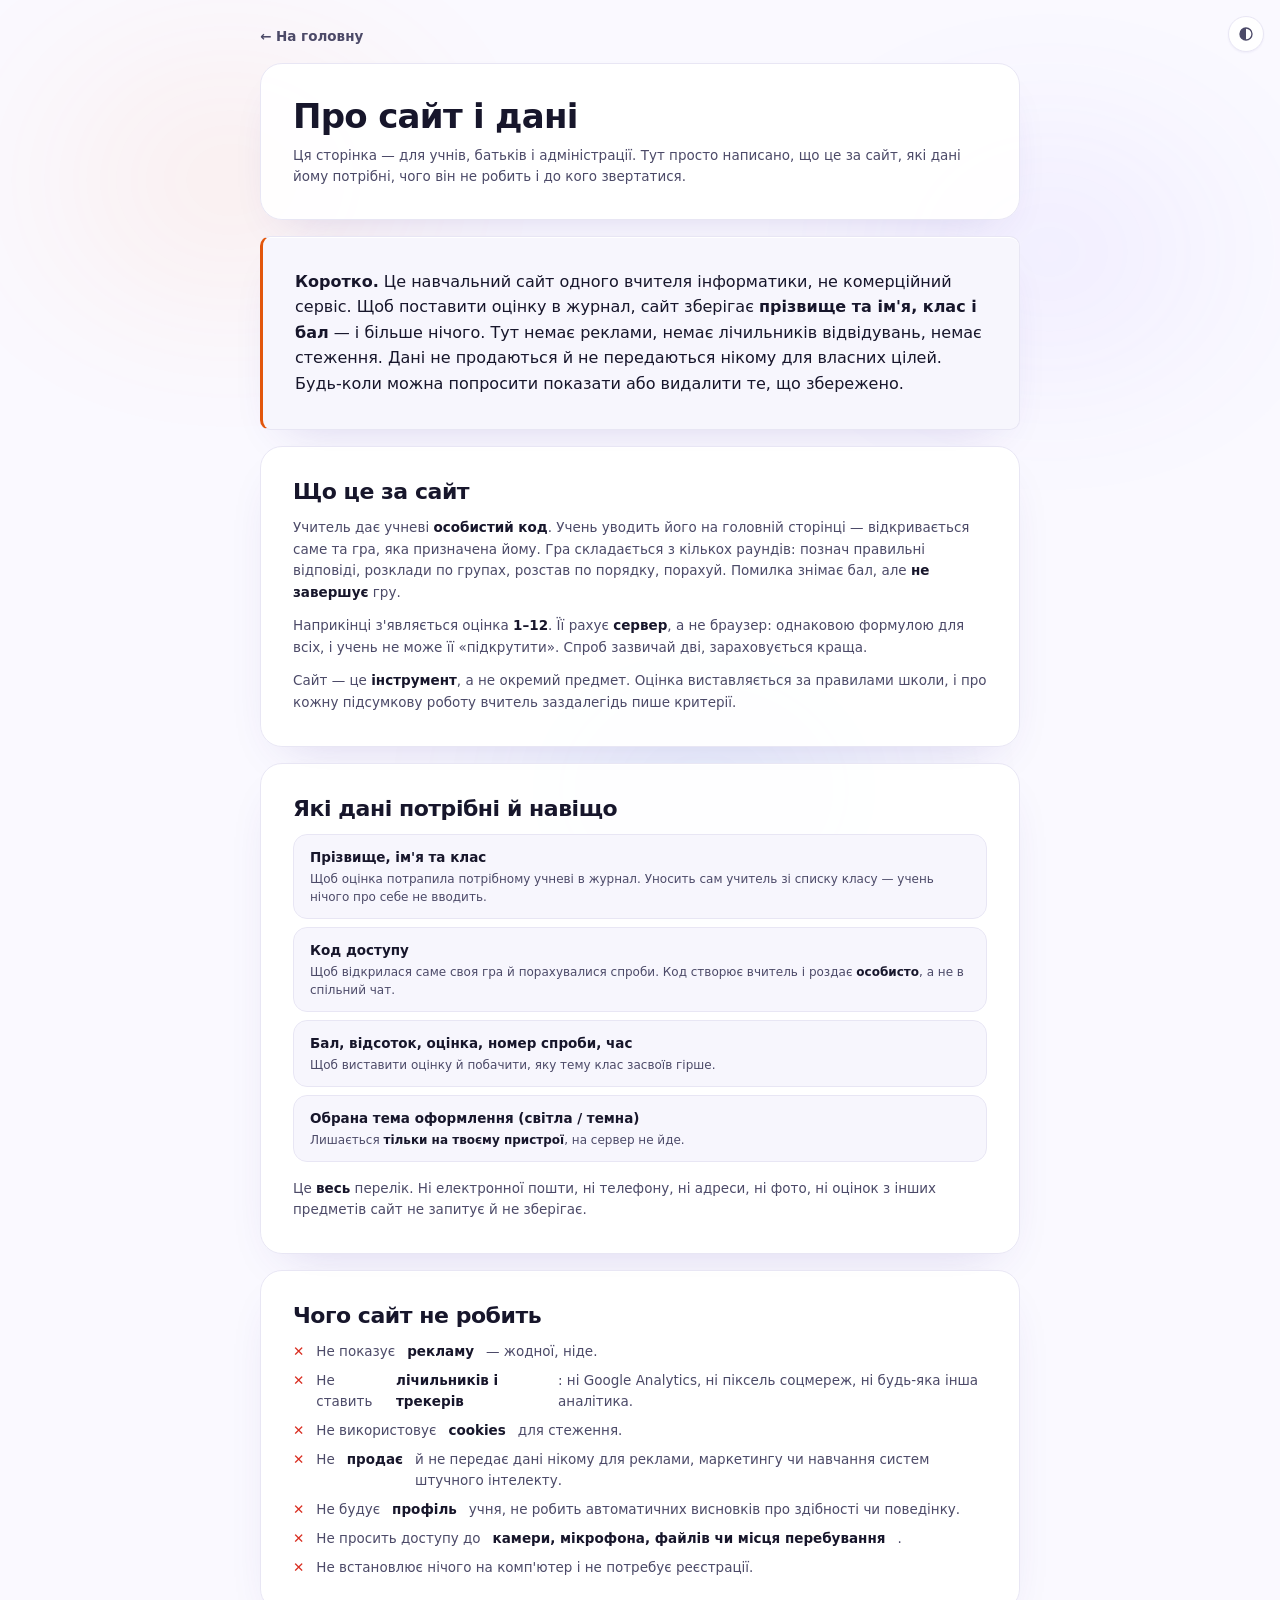
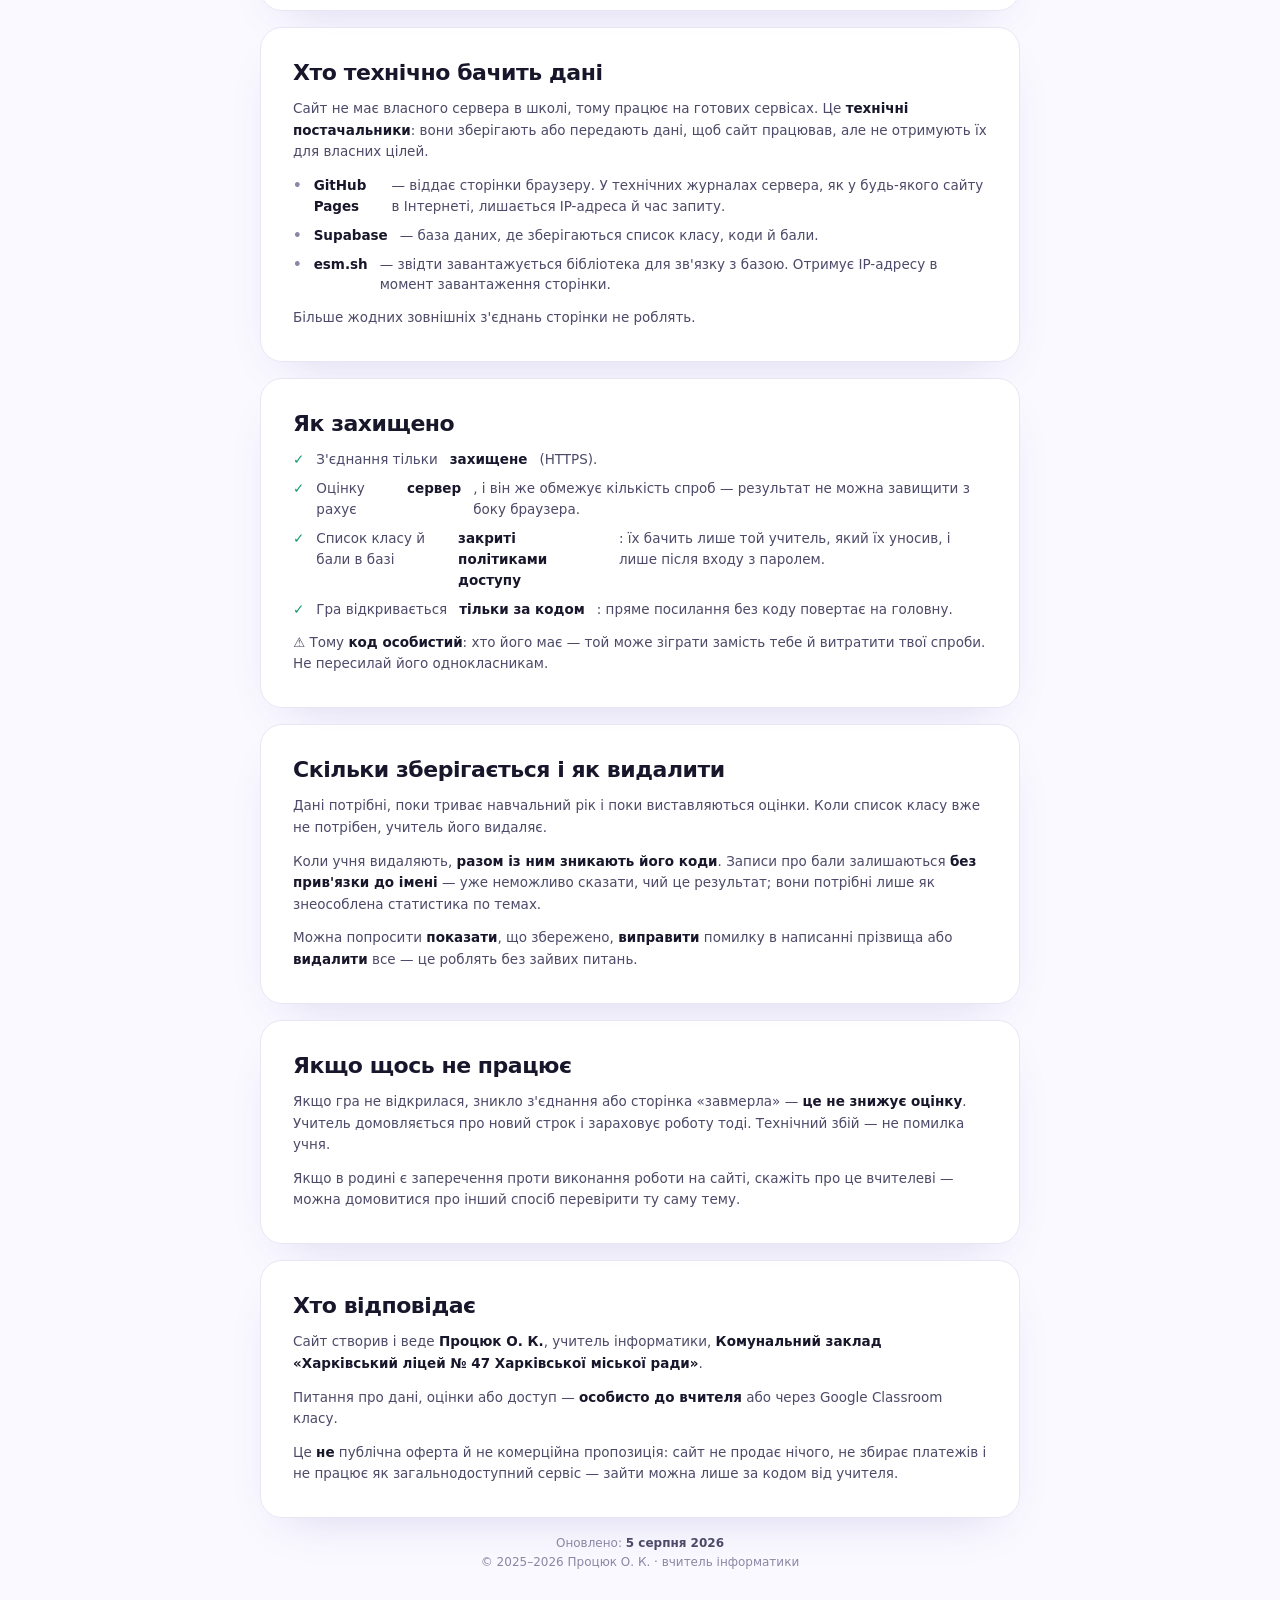
<file: pro-sajt.html>
<!doctype html>
<html lang="uk">
<head>
<meta charset="utf-8">
<meta name="viewport" content="width=device-width, initial-scale=1">
<title>Про сайт і дані — навчальні ігри</title>
<link rel="stylesheet" href="assets/site.css">
<script src="assets/theme.js"></script>
<style>
  /* сторінка суцільного тексту — своя типографіка, ігрових стилів тут не треба */
  body{padding:var(--s5) var(--s4) var(--s7)}
  .doc{max-width:760px; margin:0 auto}
  .doc .card{padding:var(--s5) var(--s4); margin-bottom:var(--s4)}
  @media (min-width:560px){.doc .card{padding:var(--s6)}}
  .back{display:inline-flex; align-items:center; gap:6px; margin-bottom:var(--s4);
    color:var(--ink-2); font-size:var(--fs-sm); font-weight:650; text-decoration:none}
  .back:hover{color:var(--ink)}
  h1{font-size:var(--fs-hero); margin-bottom:var(--s2)}
  h2{font-size:var(--fs-h2); margin:0 0 var(--s3)}
  .lede{color:var(--ink-2); font-size:var(--fs-sm); line-height:1.55}
  p{margin:0 0 var(--s3); color:var(--ink-2); font-size:var(--fs-sm); line-height:1.6}
  p:last-child{margin-bottom:0}
  b,strong{color:var(--ink); font-weight:650}
  /* головне — одразу, щоб не читати все */
  .short{border-left:3px solid var(--accent); background:var(--surface-2);
    border-radius:var(--r-sm); padding:var(--s4)}
  .short p{color:var(--ink); font-size:var(--fs-body)}
  ul{margin:0 0 var(--s3); padding:0; list-style:none; display:grid; gap:var(--s2)}
  ul:last-child{margin-bottom:0}
  li{display:flex; gap:var(--s3); align-items:flex-start;
    color:var(--ink-2); font-size:var(--fs-sm); line-height:1.55}
  li::before{content:"•"; flex:none; color:var(--ink-3); font-weight:700; line-height:1.5}
  ul.yes li::before{content:"✓"; color:var(--ok)}
  ul.no li::before{content:"✕"; color:var(--bad)}
  /* таблиця «що збираємо» — на телефоні перетворюється на картки */
  .rows{display:grid; gap:var(--s2)}
  .rows > div{padding:var(--s3) var(--s4); background:var(--surface-2);
    border:1px solid var(--line); border-radius:var(--r-md)}
  .rows .what{color:var(--ink); font-size:var(--fs-sm); font-weight:650}
  .rows .why{margin-top:2px; color:var(--ink-2); font-size:var(--fs-xs); line-height:1.5}
  .upd{color:var(--ink-3); font-size:var(--fs-xs); text-align:center; line-height:1.6}
  .upd b{color:var(--ink-2)}
</style>
<link rel="icon" href="favicon.svg" type="image/svg+xml">
<link rel="apple-touch-icon" href="apple-touch-icon.png">
<meta name="author" content="Процюк О. К.">
<meta name="description" content="Що це за сайт, які дані потрібні для оцінки, чого сайт не робить і як попросити видалити дані.">
<meta property="og:type" content="website">
<meta property="og:site_name" content="Навчальні ігри">
<meta property="og:locale" content="uk_UA">
<meta property="og:title" content="Про сайт і дані — навчальні ігри">
<meta property="og:description" content="Що це за сайт, які дані потрібні для оцінки, чого сайт не робить і як попросити видалити дані.">
<meta property="og:url" content="https://strykers79.github.io/school-games/pro-sajt.html">
<meta property="og:image" content="https://strykers79.github.io/school-games/og-cover.jpg">
<meta name="twitter:card" content="summary_large_image">
</head>
<body>
<div class="doc">
  <a class="back" href="index.html">← На головну</a>

  <div class="card">
    <h1>Про сайт і дані</h1>
    <p class="lede">Ця сторінка — для учнів, батьків і адміністрації. Тут просто написано,
      що це за сайт, які дані йому потрібні, чого він не робить і до кого звертатися.</p>
  </div>

  <div class="card short">
    <p><b>Коротко.</b> Це навчальний сайт одного вчителя інформатики, не комерційний сервіс.
      Щоб поставити оцінку в журнал, сайт зберігає <b>прізвище та ім'я, клас і бал</b> —
      і більше нічого. Тут немає реклами, немає лічильників відвідувань, немає стеження.
      Дані не продаються й не передаються нікому для власних цілей. Будь-коли можна
      попросити показати або видалити те, що збережено.</p>
  </div>

  <div class="card">
    <h2>Що це за сайт</h2>
    <p>Учитель дає учневі <b>особистий код</b>. Учень уводить його на головній сторінці —
      відкривається саме та гра, яка призначена йому. Гра складається з кількох раундів:
      познач правильні відповіді, розклади по групах, розстав по порядку, порахуй.
      Помилка знімає бал, але <b>не завершує</b> гру.</p>
    <p>Наприкінці з'являється оцінка <b>1–12</b>. Її рахує <b>сервер</b>, а не браузер:
      однаковою формулою для всіх, і учень не може її «підкрутити». Спроб зазвичай дві,
      зараховується краща.</p>
    <p>Сайт — це <b>інструмент</b>, а не окремий предмет. Оцінка виставляється за правилами
      школи, і про кожну підсумкову роботу вчитель заздалегідь пише критерії.</p>
  </div>

  <div class="card">
    <h2>Які дані потрібні й навіщо</h2>
    <div class="rows">
      <div>
        <div class="what">Прізвище, ім'я та клас</div>
        <div class="why">Щоб оцінка потрапила потрібному учневі в журнал. Уносить сам учитель
          зі списку класу — учень нічого про себе не вводить.</div>
      </div>
      <div>
        <div class="what">Код доступу</div>
        <div class="why">Щоб відкрилася саме своя гра й порахувалися спроби.
          Код створює вчитель і роздає <b>особисто</b>, а не в спільний чат.</div>
      </div>
      <div>
        <div class="what">Бал, відсоток, оцінка, номер спроби, час</div>
        <div class="why">Щоб виставити оцінку й побачити, яку тему клас засвоїв гірше.</div>
      </div>
      <div>
        <div class="what">Обрана тема оформлення (світла / темна)</div>
        <div class="why">Лишається <b>тільки на твоєму пристрої</b>, на сервер не йде.</div>
      </div>
    </div>
    <p style="margin-top:var(--s4)">Це <b>весь</b> перелік. Ні електронної пошти, ні телефону,
      ні адреси, ні фото, ні оцінок з інших предметів сайт не запитує й не зберігає.</p>
  </div>

  <div class="card">
    <h2>Чого сайт не робить</h2>
    <ul class="no">
      <li>Не показує <b>рекламу</b> — жодної, ніде.</li>
      <li>Не ставить <b>лічильників і трекерів</b>: ні Google Analytics, ні піксель соцмереж,
        ні будь-яка інша аналітика.</li>
      <li>Не використовує <b>cookies</b> для стеження.</li>
      <li>Не <b>продає</b> й не передає дані нікому для реклами, маркетингу
        чи навчання систем штучного інтелекту.</li>
      <li>Не будує <b>профіль</b> учня, не робить автоматичних висновків про здібності
        чи поведінку.</li>
      <li>Не просить доступу до <b>камери, мікрофона, файлів чи місця перебування</b>.</li>
      <li>Не встановлює нічого на комп'ютер і не потребує реєстрації.</li>
    </ul>
  </div>

  <div class="card">
    <h2>Хто технічно бачить дані</h2>
    <p>Сайт не має власного сервера в школі, тому працює на готових сервісах. Це <b>технічні
      постачальники</b>: вони зберігають або передають дані, щоб сайт працював, але не
      отримують їх для власних цілей.</p>
    <ul>
      <li><b>GitHub Pages</b> — віддає сторінки браузеру. У технічних журналах сервера,
        як у будь-якого сайту в Інтернеті, лишається IP-адреса й час запиту.</li>
      <li><b>Supabase</b> — база даних, де зберігаються список класу, коди й бали.</li>
      <li><b>esm.sh</b> — звідти завантажується бібліотека для зв'язку з базою.
        Отримує IP-адресу в момент завантаження сторінки.</li>
    </ul>
    <p>Більше жодних зовнішніх з'єднань сторінки не роблять.</p>
  </div>

  <div class="card">
    <h2>Як захищено</h2>
    <ul class="yes">
      <li>З'єднання тільки <b>захищене</b> (HTTPS).</li>
      <li>Оцінку рахує <b>сервер</b>, і він же обмежує кількість спроб — результат не можна
        завищити з боку браузера.</li>
      <li>Список класу й бали в базі <b>закриті політиками доступу</b>: їх бачить лише той
        учитель, який їх уносив, і лише після входу з паролем.</li>
      <li>Гра відкривається <b>тільки за кодом</b>: пряме посилання без коду
        повертає на головну.</li>
    </ul>
    <p style="margin-top:var(--s3)">⚠️ Тому <b>код особистий</b>: хто його має — той може зіграти
      замість тебе й витратити твої спроби. Не пересилай його однокласникам.</p>
  </div>

  <div class="card">
    <h2>Скільки зберігається і як видалити</h2>
    <p>Дані потрібні, поки триває навчальний рік і поки виставляються оцінки.
      Коли список класу вже не потрібен, учитель його видаляє.</p>
    <p>Коли учня видаляють, <b>разом із ним зникають його коди</b>. Записи про бали
      залишаються <b>без прив'язки до імені</b> — уже неможливо сказати, чий це результат;
      вони потрібні лише як знеособлена статистика по темах.</p>
    <p>Можна попросити <b>показати</b>, що збережено, <b>виправити</b> помилку в написанні
      прізвища або <b>видалити</b> все — це роблять без зайвих питань.</p>
  </div>

  <div class="card">
    <h2>Якщо щось не працює</h2>
    <p>Якщо гра не відкрилася, зникло з'єднання або сторінка «завмерла» — <b>це не знижує
      оцінку</b>. Учитель домовляється про новий строк і зараховує роботу тоді.
      Технічний збій — не помилка учня.</p>
    <p>Якщо в родині є заперечення проти виконання роботи на сайті, скажіть про це
      вчителеві — можна домовитися про інший спосіб перевірити ту саму тему.</p>
  </div>

  <div class="card">
    <h2>Хто відповідає</h2>
    <p>Сайт створив і веде <b>Процюк О. К.</b>, учитель інформатики,
      <b>Комунальний заклад «Харківський ліцей № 47 Харківської міської ради»</b>.</p>
    <p>Питання про дані, оцінки або доступ — <b>особисто до вчителя</b> або через
      Google Classroom класу.</p>
    <p>Це <b>не</b> публічна оферта й не комерційна пропозиція: сайт не продає нічого,
      не збирає платежів і не працює як загальнодоступний сервіс — зайти можна лише
      за кодом від учителя.</p>
  </div>

  <p class="upd">Оновлено: <b>5 серпня 2026</b><br>
    © 2025–2026 Процюк О. К. · вчитель інформатики</p>
</div>
</body>
</html>
</file>
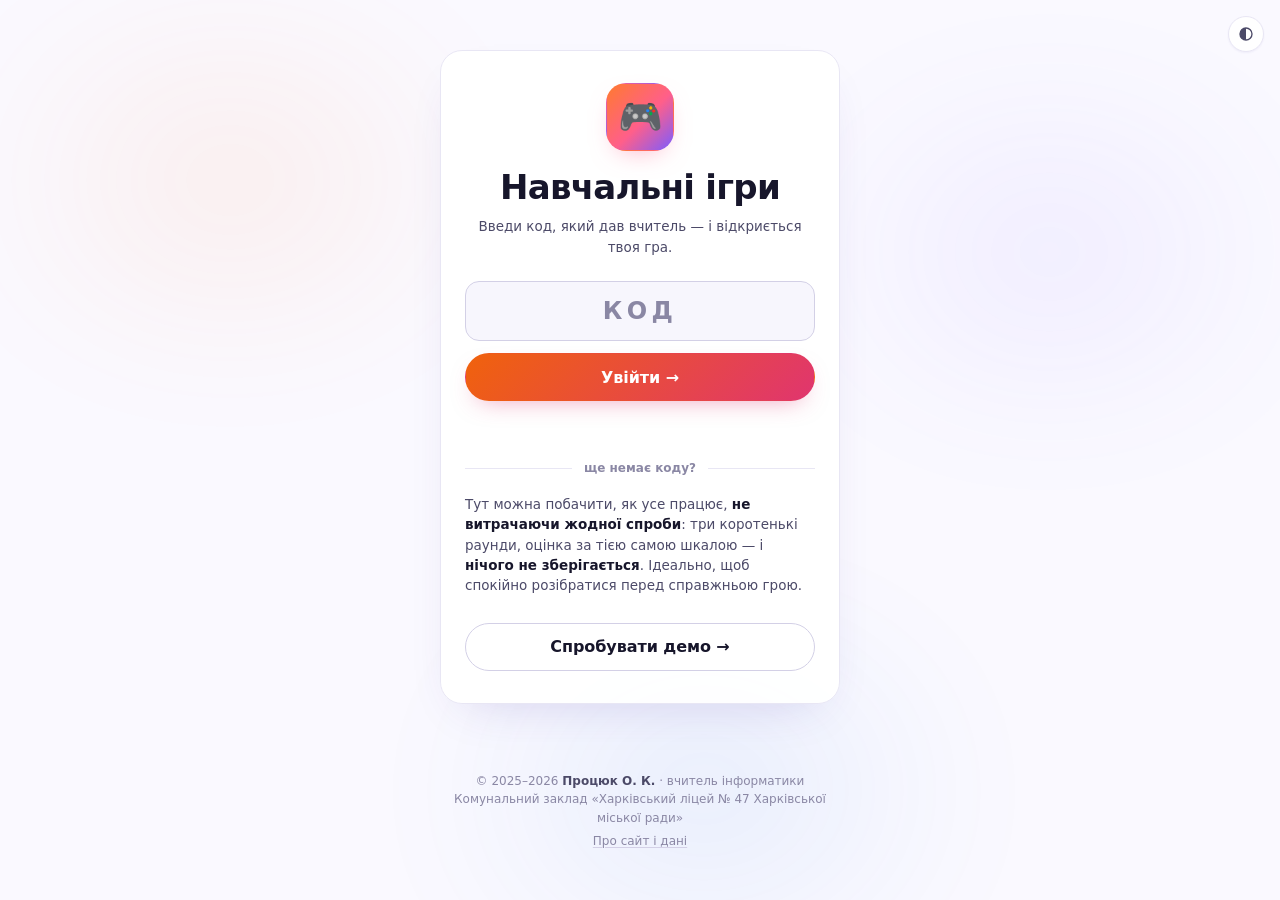
<file: games/alhorytmy-8.html>
<!doctype html>
<html lang="uk">
<head>
<meta charset="utf-8">
<meta name="viewport" content="width=device-width, initial-scale=1">
<title>Алгоритми та програми: розгалуження й логіка — гра для 8 класу</title>
<meta name="description" content="Підсумкова робота ГР 2 та ГР 3 (8 клас): яка форма розгалуження потрібна, or чи and, обчислення за моделлю, коли варто писати програму, логіка у фільтрах і пошуку.">
<link rel="stylesheet" href="../assets/site.css">
<link rel="stylesheet" href="../assets/game.css">
<script src="../assets/theme.js"></script>
<script src="../supabase-config.js"></script>
<script src="../assets/db.js"></script>
<link rel="icon" href="../favicon.svg" type="image/svg+xml" data-head-v1>
<link rel="apple-touch-icon" href="../apple-touch-icon.png">
</head>
<body>
<div class="app">
  <div class="top">
    <div class="logo"><span class="dot"></span>Алгоритми та програми</div>
    <div class="spacer"></div>
    <div class="dots" id="dots" aria-hidden="true"></div>
    <div class="stars">⭐ <b id="stars">0</b></div>
  </div>

  <div class="card">
    <div class="head">
      <div class="bit" aria-hidden="true">🔀</div>
      <div class="bubble" id="say">Це підсумкова робота ГР 2 та ГР 3. П'ять раундів: розгалуження, логічні операції та свідомі рішення.</div>
    </div>
    <div class="stage" id="stage"></div>
    <div class="actions" style="padding:0 18px 22px">
      <button class="btn" id="next">Почати →</button>
    </div>
  </div>

  <footer>Підсумкова робота ГР 2 та ГР 3 · «Алгоритми та програми» · 8 клас · Тема 3, уроки 17–23<br><span class="sig" data-sig>© 2025–2026 Процюк О. К. · вчитель інформатики · Харківський ліцей № 47</span><br><a class="doclink" data-doc href="../about.html">Про сайт і дані</a></footer>
</div>
<div class="flash" id="flash" aria-hidden="true">⭐</div>

<script>
(() => {
  "use strict";
  const PLAY = (()=>{ try{ return JSON.parse(sessionStorage.getItem('play')||'null'); }catch(e){ return null; } })();
  if(!PLAY || PLAY.game_slug !== 'alhorytmy-8'){ location.replace('../index.html'); return; }
  (function(){ var s0=document.getElementById('say'); if(s0) s0.innerHTML=
    'Привіт, <b>'+(PLAY.student_name||'друже')+'</b>! Це <b>підсумкова робота ГР 2 та ГР 3</b> за Темою 3. '
    +'П’ять раундів: яка форма розгалуження потрібна, <code>or</code> чи <code>and</code>, чотири невеликі обчислення, '
    +'коли варто писати програму і логіка у фільтрах та пошуку. '
    +'⚠️ <b>Означень «за підручником» тут немає</b> — є <b>рішення</b> й <b>чотири задачі з числом</b>. '
    +'Кожна помилкова спроба знімає зірочку. Спроб лишилось: <b>'+(PLAY.remaining!=null?PLAY.remaining:'?')+'</b>.'; })();

  const $ = id => document.getElementById(id);
  const stage=$("stage"), say=$("say"), nextBtn=$("next"), starsEl=$("stars"), dotsEl=$("dots");
  let stars=0, round=0, mistakes=0;
  const TOTAL_ROUNDS=5;
  const MAX=26; // 6 + 6 + 4 + 6 + 4

  for(let i=0;i<TOTAL_ROUNDS;i++){const d=document.createElement("i"); dotsEl.appendChild(d);}
  const paintDots=()=>{[...dotsEl.children].forEach((d,i)=>{d.className = i<round?"done":(i===round?"on":"");});};

  const addStar = (n=1) => {
    stars+=n; starsEl.textContent=stars;
    const f=$("flash"); f.classList.remove("go"); void f.offsetWidth; f.classList.add("go");
  };
  const bit = html => { say.innerHTML=html; };
  const shuffle = a => { for(let i=a.length-1;i>0;i--){const j=Math.floor(Math.random()*(i+1)); [a[i],a[j]]=[a[j],a[i]];} return a; };

  // ── Раунд «розклади по папках» ──
  function sortRound(cfg){
    bit(cfg.hint);
    let sel=null, left=cfg.items.length;
    stage.innerHTML=`<p class="task">${cfg.task}</p>
      <div class="pool" id="pool"></div>
      <div class="targets" id="targets"></div>`;
    const pool=$("pool"), targets=$("targets");
    shuffle(cfg.items.slice()).forEach(it=>{
      const b=document.createElement("button"); b.className="tile"; b.style.minWidth="250px";
      b.innerHTML=`<span class="ic">${it.ic}</span>${it.n}`;
      b.onclick=()=>{ if(b.classList.contains("gone"))return;
        [...pool.children].forEach(x=>x.classList.remove("sel")); b.classList.add("sel"); targets.classList.add("armed");
        sel=it; sel.el=b;
        bit(`Обрано: <b>${it.n}</b>. ${cfg.pick}`); };
      pool.appendChild(b);
    });
    const counts={}; cfg.folders.forEach(f=>counts[f.name]=0);
    cfg.folders.forEach(f=>{
      const d=document.createElement("div"); d.className="folder"; d.tabIndex=0; d.setAttribute("role","button");
      d.innerHTML=`<div class="fic">${f.ic}</div><div class="fname">${f.name}</div><div class="cnt">0</div>`;
      const act=()=>{
        if(!sel){ bit("Спочатку торкнись <b>картки</b>, потім папки \u{1F642}"); d.classList.add("nope"); setTimeout(()=>d.classList.remove("nope"),300); return; }
        if(sel.f===f.name){
          sel.el.classList.add("gone"); counts[f.name]++; d.querySelector(".cnt").textContent=counts[f.name];
          d.classList.add("hit"); setTimeout(()=>d.classList.remove("hit"),300);
          addStar(); left--; sel=null; targets.classList.remove("armed");
          if(left===0){ bit(cfg.win); done(); } else bit("Правильно! \u{1F44D} Далі?");
        } else {
          d.classList.add("nope"); setTimeout(()=>d.classList.remove("nope"),300);
          mistakes++; bit(`Подумай ще: <b>${sel.n}</b> — точно сюди?`);
        }
      };
      d.onclick=act; d.onkeydown=e=>{if(e.key==="Enter"||e.key===" "){e.preventDefault();act();}};
      targets.appendChild(d);
    });
    lockNext();
  }

  // ── Раунд «познач правильні» ──
  function pickRound(cfg){
    bit(cfg.hint);
    let found=0; const total=cfg.items.filter(x=>x.ok).length;
    stage.innerHTML=`<p class="task">${cfg.task}</p><div class="pool" id="pool"></div>`;
    const pool=$("pool");
    shuffle(cfg.items.slice()).forEach(it=>{
      const b=document.createElement("button"); b.className="tile"; b.style.minWidth="260px";
      // ⚠️ Іконка НЕ показує правильність: у всіх плиток однаковий порожній
      //    квадратик. Галочка з'являється лише після правильного вибору.
      //    it.ic у даних лишено, але свідомо НЕ рендериться — інакше
      //    учень набирав би повний бал, клікаючи по ✅ й не читаючи тексту.
      b.innerHTML=`<span class="pbox" aria-hidden="true">\u2713</span>${it.n}`;
      b.onclick=()=>{
        if(b.dataset.done)return;
        if(it.ok){ b.classList.add("ok"); b.dataset.done=1; addStar(); found++;
          bit("Так, правильно ✅"); if(found===total){ bit(cfg.win); done(); } }
        else { const bx=b.querySelector(".pbox"); b.classList.add("err");
          if(bx) bx.textContent="\u2715";
          setTimeout(()=>{ b.classList.remove("err"); if(bx) bx.textContent="\u2713"; },900);
          mistakes++; bit(`Ні — ${it.s}.`); }
      };
      pool.appendChild(b);
    });
    lockNext();
  }

  // ── Раунд із числовою відповіддю (завдання одне за одним) ──
  function numRound(cfg){
    bit(cfg.hint);
    let i=0;
    const render=()=>{
      const it=cfg.items[i];
      stage.innerHTML=`<p class="task">${cfg.task}</p>
        <div class="qbox">
          <div class="qnum">Завдання ${i+1} з ${cfg.items.length}</div>
          <div class="qtext">${it.q}</div>
          <div class="qrow">
            <input class="num-in" id="ans" type="text" inputmode="text" autocomplete="off"
                   placeholder="?" aria-label="Твоя відповідь">
            ${it.u ? `<span class="unit">${it.u}</span>` : ``}
            <button class="btn" id="chk">Перевірити</button>
          </div>
          <div class="verdict" id="vd">Уведи число й натисни «Перевірити» (або Enter).</div>
        </div>`;
      const inp=$("ans"), vd=$("vd"), chk=$("chk");
      try{ inp.focus(); }catch(e){}
      const check=()=>{
        const raw=(inp.value||"").replace(/[\s ]/g,"").replace(",",".").replace("−","-");
        if(raw===""){ vd.textContent="Спочатку введи число \u{1F642}"; return; }
        const val=Number(raw);
        if(!isFinite(val)){ vd.textContent="Це не схоже на число. Спробуй ще."; return; }
        if(Math.abs(val-it.a) < 1e-6){
          addStar();
          vd.innerHTML='<b style="color:var(--ok)">Правильно ✅</b>' + (it.ok?(" "+it.ok):"");
          inp.disabled=true; chk.disabled=true;
          i++;
          if(i>=cfg.items.length){ bit(cfg.win); done(); }
          else setTimeout(render, 1100);
        } else {
          mistakes++;
          vd.innerHTML='<b style="color:var(--bad)">Ні.</b> ' + it.tip;
          try{ inp.select(); }catch(e){}
        }
      };
      chk.onclick=check;
      inp.onkeydown=e=>{ if(e.key==="Enter"){ e.preventDefault(); check(); } };
    };
    render(); lockNext();
  }

  // ═══════════ РАУНД 1 — ГР 2 · Яка форма розгалуження (уроки 18–21) ═══════════
  function round1(){
    sortRound({
      task:"Яка форма розгалуження потрібна для цієї задачі? \u{1F500}",
      hint:"Спершу торкнись <b>картки</b>, потім форми. Питання одне: <b>скільки різних варіантів</b> має результат?",
      pick:"Скільки варіантів у результату — один, два чи три й більше?",
      win:"Раунд 1 пройдено. Ти обираєш форму за кількістю варіантів \u{1F500}",
      folders:[
        {name:"if — коротка",         ic:"⤴"},
        {name:"if…else — повна",  ic:"⇄"},
        {name:"if…elif…else",     ic:"\u{1FA9C}"}
      ],
      items:[
        {n:"Решта від’ємна — попередити. Інакше не робити нічого", ic:"⚠", f:"if — коротка"},
        {n:"Поле порожнє — повідомити й вийти з обробника", ic:"\u{1F6E1}", f:"if — коротка"},
        {n:"Вистачило грошей — зелений напис, не вистачило — червоний", ic:"\u{1F7E9}", f:"if…else — повна"},
        {n:"Трикутник існує або не існує", ic:"\u{1F53A}", f:"if…else — повна"},
        {n:"Бал → рівень: високий, достатній, середній, початковий", ic:"\u{1F4CA}", f:"if…elif…else"},
        {n:"Вік → квиток: безкоштовний, дитячий, повний, пільговий", ic:"\u{1F39F}", f:"if…elif…else"}
      ]
    });
  }

  // ═══════════ РАУНД 2 — ГР 2 · or чи and (уроки 22–23) ═══════════
  function round2(){
    sortRound({
      task:"Яку логічну операцію потрібно поставити в умову? \u{1F9E9}",
      hint:"Правило з уроку 23: <b>дві окремі ділянки — or</b>, <b>один проміжок — and</b>. І перевірка: прочитай умову вголос як речення про <b>одне</b> число.",
      pick:"or чи and?",
      win:"Раунд 2 пройдено. Це головне вміння теми \u{1F31F}",
      folders:[
        {name:"or — диз’юнкція", ic:"\u{1F53C}"},
        {name:"and — кон’юнкція", ic:"\u{1F53D}"}
      ],
      items:[
        {n:"Бал неприпустимий: менший за 1 <b>або</b> більший за 12", ic:"\u{1F6AB}", f:"or — диз’юнкція"},
        {n:"Температура небезпечна: нижче −20 <b>або</b> вище +35", ic:"\u{1F321}", f:"or — диз’юнкція"},
        {n:"Хоч одне з трьох полів залишили порожнім", ic:"\u{1F573}", f:"or — диз’юнкція"},
        {n:"Вода підходить для купання: від 20 до 28 °C", ic:"\u{1F30A}", f:"and — кон’юнкція"},
        {n:"Трикутник існує: кожна сторона менша за суму двох інших", ic:"\u{1F53A}", f:"and — кон’юнкція"},
        {n:"Пароль підходить за довжиною: від 8 до 20 символів", ic:"\u{1F511}", f:"and — кон’юнкція"}
      ]
    });
  }

  // ═══════════ РАУНД 3 — ГР 2 · Порахуй за моделлю (уроки 13, 17, 21, 23) ═══════════
  function round3(){
    numRound({
      task:"Порахуй і впиши число \u{1F9EE}",
      hint:"Чотири задачі одна за одною. Дробові пиши через <b>кому або точку</b> — приймається і так, і так. Мінус — звичайний.",
      win:"Раунд 3 пройдено. Модель важливіша за код \u{1F9EE}",
      items:[
        {
          q:"Проєкт рахує так: <code>if x < -3 or x > 5: y = 2*x - 12</code>, а <code>else: y = 7 - 8*x</code>.<br>Уводимо <b>x = −3</b>. Яке <b>y</b> покаже проєкт?",
          a:31, u:"",
          ok:"−3 <b>не менше</b> за −3, тому працює друга формула.",
          tip:"Уважно: чи істинна умова <code>x < -3</code> при x = −3? Межа належить <b>другій</b> гілці."
        },
        {
          q:"Мама дала Марійці <b>200 грн</b>. Треба купити <b>400 г</b> печива (кілограм — <b>150 грн</b>), <b>2</b> пакети молока по <b>32 грн</b> і хліб за <b>25 грн</b>.<br>Скільки <b>решти</b> залишиться?",
          a:51, u:"грн",
          ok:"0,4·150 + 2·32 + 25 = 149. Решта — 51 грн.",
          tip:"400 г — це <b>0,4</b> кілограма, а не 400. Порахуй витрати окремо, потім відніми."
        },
        {
          q:"У проєкті <code>elif</code>-ланцюжок із <b>чотирьох</b> гілок: 10–12, 7–9, 4–6, 1–3.<br>Скільки тестових наборів потрібно, щоб перевірити <b>кожну гілку</b> й <b>кожну межу</b>?",
          a:7, u:"наборів",
          ok:"Чотири гілки плюс три межі: 12, 10, 9, 7, 5, 3, 1.",
          tip:"Порахуй: по одному на кожну гілку — це чотири. А тепер додай набори <b>на межах</b> між гілками."
        },
        {
          q:"Депозит: <b>7 %</b> прибутку за <b>пів року</b>, і прибуток <b>додається до вкладу</b>.<br>Поклали <b>1000 грн</b>. Скільки грошей буде на рахунку <b>через рік</b>?",
          a:1144.9, u:"грн",
          ok:"1000·1,07·1,07 = 1144,9. Це 14,49 %, а не 14 %.",
          tip:"За рік нарахують <b>двічі</b>, і другий раз — уже на збільшену суму. Множники <b>перемножуються</b>."
        }
      ]
    });
  }

  // ═══════════ РАУНД 4 — ГР 3 · Коли варто писати програму (урок 17) ═══════════
  function round4(){
    sortRound({
      task:"Тут варто написати проєкт — чи швидше без програми? \u{1F914}",
      hint:"Програму варто писати, коли обчислення <b>повторюється багато разів</b>, дані <b>змінюються</b>, а формула — <b>та сама</b>. Один раз порахувати швидше руками.",
      pick:"Варто писати проєкт чи ні?",
      win:"Раунд 4 пройдено. Уміти <b>не</b> писати програму — теж уміння \u{1F3AF}",
      folders:[
        {name:"Варто написати проєкт", ic:"\u{1F4BB}"},
        {name:"Швидше без програми",   ic:"✏"}
      ],
      items:[
        {n:"Щомісяця рахувати оплату за електроенергію для 30 квартир", ic:"\u{1F4A1}", f:"Варто написати проєкт"},
        {n:"Після кожної роботи рахувати відсоток виконаного для всього класу", ic:"\u{1F4C8}", f:"Варто написати проєкт"},
        {n:"Перевірити 40 наборів із зошита: чи існує трикутник", ic:"\u{1F53A}", f:"Варто написати проєкт"},
        {n:"Один раз перевести 5 кілограмів у грами", ic:"⚖", f:"Швидше без програми"},
        {n:"Порахувати площу однієї кімнати, щоб купити лінолеум", ic:"\u{1F4D0}", f:"Швидше без програми"},
        {n:"Скласти список покупок на вечерю", ic:"\u{1F6D2}", f:"Швидше без програми"}
      ]
    });
  }

  // ═══════════ РАУНД 5 — ГР 3 · Логіка у фільтрах і пошуку (урок 22) ═══════════
  function round5(){
    pickRound({
      task:"Познач ЧОТИРИ правильні твердження про логіку в пошуку й фільтрах \u{1F50D}",
      hint:"Останній раунд. Правильних — <b>чотири</b>. Три інші звучать переконливо, але <b>неправильні</b>.",
      win:"Усі п’ять раундів пройдено! Тисни «Фінал» \u{1F3C1}",
      items:[
        {n:"Галочки в межах ОДНОГО фільтра з’єднані через or — результатів стає більше", ok:true},
        {n:"РІЗНІ фільтри з’єднані через and — результатів стає менше", ok:true},
        {n:"«Нічого не знайдено» найчастіше значить, що умова занадто сувора", ok:true},
        {n:"У пошуку OR потрібно писати ВЕЛИКИМИ літерами", ok:true},
        {n:"Чим більше галочок поставиш, тим більше знайдеш", ok:false,
         s:"⚠️ залежить, <b>де</b> галочка: у межах одного фільтра — більше, а <b>новий</b> фільтр — менше"},
        {n:"Мінус перед словом у пошуку розширює пошук", ok:false,
         s:"навпаки: <code>-слово</code> — це <b>not</b>, воно <b>виключає</b> сторінки з цим словом"},
        {n:"Галочка «Запам’ятати мене» на чужому комп’ютері безпечна, якщо закрити вкладку", ok:false,
         s:"⚠️ ні: ця логічна змінна лишається <b>True</b> і <b>після тебе</b> — разом із доступом до акаунта"}
      ]
    });
  }

  // ═══════════════ Фінал ═══════════════
  function finale(){
    dotsEl.querySelectorAll("i").forEach(d=>d.className="done");
    document.querySelector(".card .actions").style.display="none";
    const earned = Math.max(0, MAX - mistakes);
    const localGrade = Math.max(1, Math.round(1+11*earned/MAX));
    say.innerHTML="Зберігаю твій результат… ⏳";
    stage.innerHTML='<div class="win"><div class="big">⏳</div><h2>Рахуємо оцінку…</h2></div>';
    const finish = (grade, remaining, note) => {
      const canRetry = remaining > 0;
      say.innerHTML="Гру підсумкової роботи завершено! \u{1F389}";
      stage.innerHTML=`<div class="win">
        <div class="big">\u{1F3C6}</div>
        <h2>Готово!</h2>
        <div class="score">⭐ ${earned} / ${MAX} (помилок: ${mistakes})</div>
        <div class="score" style="color:var(--ok)">Оцінка за гру: ${grade} / 12</div>
        <p>${note}</p>
        <p style="opacity:.75;font-size:14px">Це <b>перша</b> частина роботи. Друга — твій <b>власний проєкт</b> за одинадцятьма вимогами.
        Підсумковий бал за <b>ГР 2 та ГР 3</b> — це <b>середнє двох частин</b>, округлене вгору.</p>
        ${canRetry ? '<button class="btn" id="again">Спробувати ще раз ↺</button>' : '<button class="btn ghost" id="home">Вийти ↩</button>'}
      </div>`;
      const again=$("again"); if(again) again.onclick=()=>{ stars=0; round=0; mistakes=0; starsEl.textContent=0;
        document.querySelector(".card .actions").style.display="flex";
        nextBtn.textContent="Почати →"; nextBtn.disabled=false; paintDots();
        say.innerHTML="Ще спроба — цього разу читай умови уважніше \u{1F680}"; stage.innerHTML=""; };
      const home=$("home"); if(home) home.onclick=()=>{ location.href="../index.html"; };
    };
    if(window.submitResult){
      window.submitResult(earned).then(res=>{
        if(res && res.ok){
          finish(res.grade, (res.remaining!=null?res.remaining:0),
            (res.remaining>0 ? ("Залишилось спроб: "+res.remaining+" — можеш покращити.") : "Спроби використано. Зараховано найкращий результат."));
        } else if(res && res.error && /вичерпано/i.test(res.error)){
          finish(localGrade, 0, "Ти вже використав усі спроби.");
        } else {
          finish(localGrade, 0, "Не вдалося зберегти — покажи результат вчителю.");
        }
      }).catch(()=>finish(localGrade,0,"Не вдалося зберегти — покажи результат вчителю."));
    } else {
      finish(localGrade, 0, "Демо-режим.");
    }
  }

  // ═══════════════ Керування раундами ═══════════════
  const rounds=[round1,round2,round3,round4,round5];
  function lockNext(){ nextBtn.disabled=true; nextBtn.textContent="Виконуй завдання…"; }
  function done(){ nextBtn.disabled=false; nextBtn.textContent = round<TOTAL_ROUNDS-1 ? "Далі →" : "Фінал \u{1F3C1}"; }

  nextBtn.onclick=()=>{
    if(round>=TOTAL_ROUNDS){ return; }
    if(nextBtn.textContent.startsWith("Почати") || nextBtn.textContent.startsWith("Далі") || nextBtn.textContent.startsWith("Фінал")){
      if(nextBtn.textContent.startsWith("Далі") || nextBtn.textContent.startsWith("Фінал")) round++;
      if(round>=TOTAL_ROUNDS){ finale(); return; }
      paintDots(); rounds[round]();
    }
  };
  paintDots();
})();
</script>
</body>
</html>
</file>
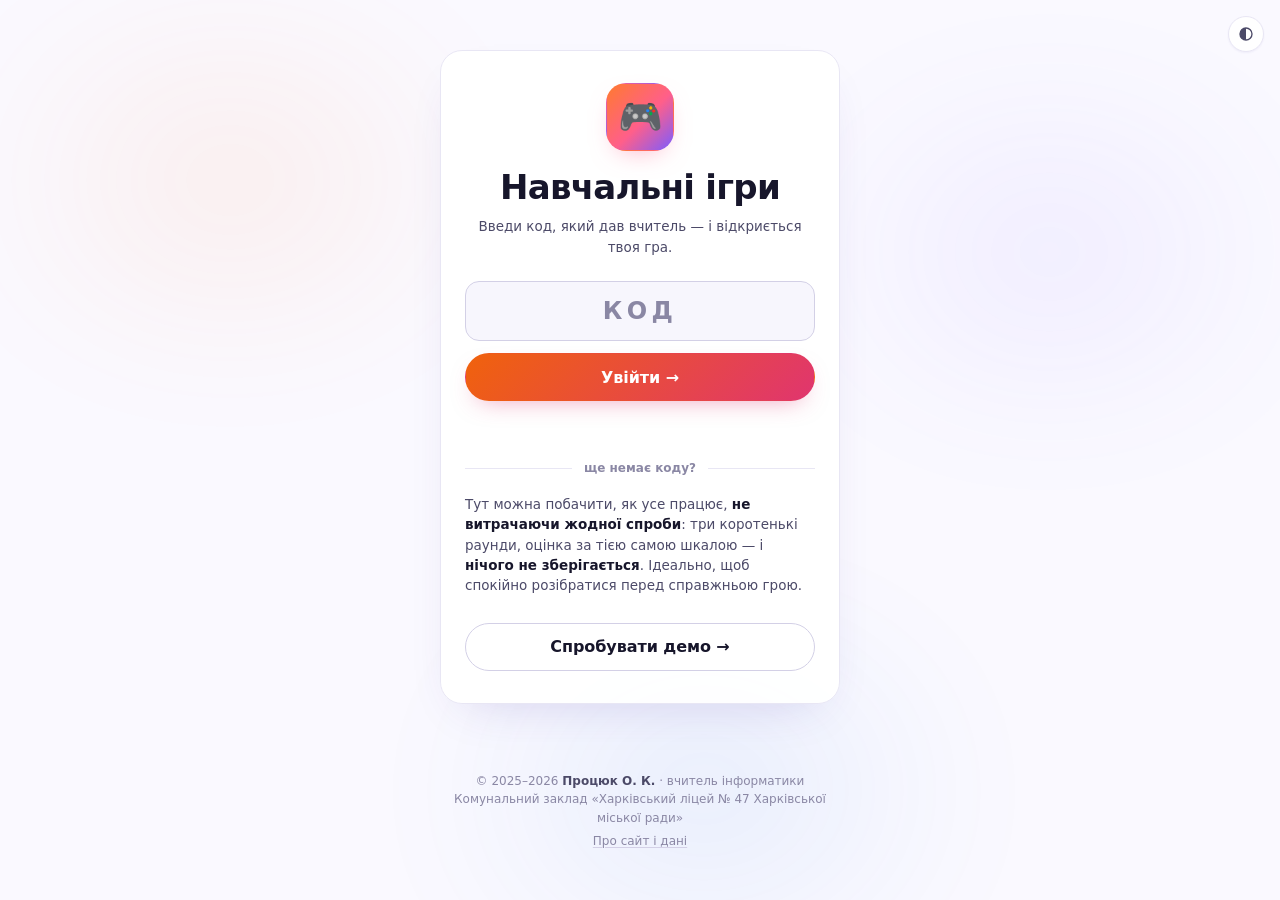
<file: games/bezpeka-internet.html>
<!doctype html>
<html lang="uk">
<head>
<meta charset="utf-8">
<meta name="viewport" content="width=device-width, initial-scale=1">
<title>Безпека в Інтернеті — гра для 5 класу</title>
<meta name="description" content="Підсумкова робота ГР 4: правила безпеки в Інтернеті, мережевий етикет, факт і судження, надійність сайту. Для 5 класу.">
<link rel="stylesheet" href="../assets/site.css">
<link rel="stylesheet" href="../assets/game.css">
<script src="../assets/theme.js"></script>
<script src="../supabase-config.js"></script>
<script src="../assets/db.js"></script>
<link rel="icon" href="../favicon.svg" type="image/svg+xml" data-head-v1>
<link rel="apple-touch-icon" href="../apple-touch-icon.png">
</head>
<body>
<div class="app">
  <div class="top">
    <div class="logo"><span class="dot"></span>Безпека в Інтернеті</div>
    <div class="spacer"></div>
    <div class="dots" id="dots" aria-hidden="true"></div>
    <div class="stars">⭐ <b id="stars">0</b></div>
  </div>

  <div class="card">
    <div class="head">
      <div class="bit bit-img" aria-hidden="true"><img src="../bit.svg" alt="" width="56" height="56"></div>
      <div class="bubble" id="say">Привіт! Я робот <b>Біт</b>. Перевіримо, чи вмієш ти поводитися в Інтернеті безпечно й розумно?</div>
    </div>
    <div class="stage" id="stage"></div>
    <div class="actions" style="padding:0 18px 22px">
      <button class="btn" id="next">Почати →</button>
    </div>
  </div>

  <footer>Підсумкова робота ГР 4 · «Безпека в Інтернеті» · 5 клас<br><span class="sig" data-sig>© 2025–2026 Процюк О. К. · вчитель інформатики · Харківський ліцей № 47</span><br><a class="doclink" data-doc href="../about.html">Про сайт і дані</a></footer>
</div>
<div class="flash" id="flash" aria-hidden="true">⭐</div>

<script>
(() => {
  "use strict";
  const PLAY = (()=>{ try{ return JSON.parse(sessionStorage.getItem('play')||'null'); }catch(e){ return null; } })();
  if(!PLAY || PLAY.game_slug !== 'bezpeka-internet'){ location.replace('../index.html'); return; }
  (function(){ var s0=document.getElementById('say'); if(s0) s0.innerHTML='Привіт, <b>'+(PLAY.student_name||'друже')+'</b>! Я робот Біт. Це підсумкова гра про безпеку в Інтернеті. Спроб лишилось: <b>'+(PLAY.remaining!=null?PLAY.remaining:'?')+'</b>.'; })();
  const $ = id => document.getElementById(id);
  const stage=$("stage"), say=$("say"), nextBtn=$("next"), starsEl=$("stars"), dotsEl=$("dots");
  let stars=0, round=0, mistakes=0;
  const TOTAL_ROUNDS=4;
  const MAX=20; // 6 + 5 + 4 + 5

  for(let i=0;i<TOTAL_ROUNDS;i++){const d=document.createElement("i"); dotsEl.appendChild(d);}
  const paintDots=()=>{[...dotsEl.children].forEach((d,i)=>{d.className = i<round?"done":(i===round?"on":"");});};

  const addStar = (n=1) => {
    stars+=n; starsEl.textContent=stars;
    const f=$("flash"); f.classList.remove("go"); void f.offsetWidth; f.classList.add("go");
  };
  const bit = html => { say.innerHTML=html; };

  // ═══════════════ РАУНД 1 — Безпечно чи небезпечно ═══════════════
  function round1(){
    bit("Розклади дії: <b>безпечно</b> це чи <b>небезпечно</b>? Спершу торкнись картки, потім — папки.");
    const items=[
      {n:"Не даю нікому пароль",ic:"🔒",f:"Безпечно"},
      {n:"Кажу дорослим про підозріле",ic:"🗣️",f:"Безпечно"},
      {n:"Користуюсь антивірусом",ic:"🛡️",f:"Безпечно"},
      {n:"Пишу незнайомцю свою адресу",ic:"📍",f:"Небезпечно"},
      {n:"Іду на зустріч з незнайомцем",ic:"🚷",f:"Небезпечно"},
      {n:"Вводжу пароль на дивному сайті",ic:"⚠️",f:"Небезпечно"},
    ];
    const folders=["Безпечно","Небезпечно"];
    let sel=null, left=items.length;
    stage.innerHTML=`<p class="task">Безпечно чи небезпечно? 🛡️</p>
      <div class="pool" id="pool"></div>
      <div class="targets" id="targets"></div>`;
    const pool=$("pool"), targets=$("targets");
    items.forEach((it,i)=>{
      const b=document.createElement("button"); b.className="tile"; b.dataset.i=i;
      b.innerHTML=`<span class="ic">${it.ic}</span>${it.n}`;
      b.onclick=()=>{ if(b.classList.contains("gone"))return;
        [...pool.children].forEach(x=>x.classList.remove("sel")); b.classList.add("sel"); targets.classList.add("armed"); sel=it; sel.el=b;
        bit(`Обрано: <b>${it.n}</b>. Це безпечно чи ні?`); };
      pool.appendChild(b);
    });
    const counts={}; folders.forEach(x=>counts[x]=0);
    folders.forEach(name=>{
      const d=document.createElement("div"); d.className="folder"; d.tabIndex=0; d.setAttribute("role","button");
      const fic = name==="Безпечно"?"✅":"⛔";
      d.innerHTML=`<div class="fic">${fic}</div><div class="fname">${name}</div><div class="cnt">0</div>`;
      const act=()=>{
        if(!sel){ bit("Спочатку торкнись <b>картки</b>, потім папки 🙂"); d.classList.add("nope"); setTimeout(()=>d.classList.remove("nope"),300); return; }
        if(sel.f===name){
          sel.el.classList.add("gone"); counts[name]++; d.querySelector(".cnt").textContent=counts[name];
          d.classList.add("hit"); setTimeout(()=>d.classList.remove("hit"),300);
          addStar(); left--; sel=null; targets.classList.remove("armed");
          if(left===0){ bit("Чудово! Ти знаєш правила безпеки ✨"); done(); }
          else bit("Правильно! 👍 Далі?");
        } else {
          d.classList.add("nope"); setTimeout(()=>d.classList.remove("nope"),300);
          mistakes++; bit(`Подумай ще: <b>${sel.n}</b> — це справді безпечно?`);
        }
      };
      d.onclick=act; d.onkeydown=e=>{if(e.key==="Enter"||e.key===" "){e.preventDefault();act();}};
      targets.appendChild(d);
    });
    lockNext();
  }

  // ═══════════════ РАУНД 2 — Мережевий етикет (обери правильні) ═══════════════
  function round2(){
    bit("Познач лише те, що відповідає <b>мережевому етикету</b> (як варто поводитися).");
    const items=[
      {n:"Бути ввічливим у чаті", ok:true},
      {n:"Ображати інших", ok:false,s:"це грубо"},
      {n:"Дякувати за допомогу", ok:true},
      {n:"Поширювати неправду", ok:false,s:"це шкідливо"},
      {n:"Питати дозволу на чуже фото", ok:true},
      {n:"Брати чужу роботу без згоди", ok:false,s:"порушує авторське право"},
      {n:"Думати перед публікацією", ok:true},
    ];
    let foundGood=0; const totalGood=items.filter(x=>x.ok).length;
    stage.innerHTML=`<p class="task">Що відповідає мережевому етикету? ✅</p><div class="pool" id="pool"></div>`;
    const pool=$("pool");
    items.forEach(it=>{
      const b=document.createElement("button"); b.className="tile"; b.style.minWidth="160px";
      b.innerHTML=`<span class="pbox" aria-hidden="true">\u2713</span>${it.n}`;
      b.onclick=()=>{
        if(b.dataset.done)return;
        if(it.ok){ b.classList.add("ok"); b.dataset.done=1; addStar(); foundGood++;
          bit("Так, це ввічливо ✅"); if(foundGood===totalGood){ bit("Ти справжній знавець етикету! 🎯"); done(); } }
        else { const bx=b.querySelector(".pbox"); b.classList.add("err");
          if(bx) bx.textContent="\u2715";
          setTimeout(()=>{ b.classList.remove("err"); if(bx) bx.textContent="\u2713"; },900);
          mistakes++; bit(`Ні — <b>${it.n}</b>: ${it.s}.`); }
      };
      pool.appendChild(b);
    });
    lockNext();
  }

  // ═══════════════ РАУНД 3 — Факт чи судження ═══════════════
  function round3(){
    const q=[
      {t:"«Київ — столиця України»",a:"Факт"},
      {t:"«Ця пісня — найкраща у світі»",a:"Судження"},
      {t:"«Вода замерзає при 0 °C»",a:"Факт"},
      {t:"«Літо краще за зиму»",a:"Судження"},
    ];
    const ops=["Факт","Судження"];
    let qi=0;
    bit("Це <b>факт</b> (можна перевірити) чи <b>судження</b> (чиясь думка)?");
    const render=()=>{
      stage.innerHTML=`<p class="task">Факт чи судження? (${qi+1} / ${q.length})</p>
        <div class="prompt">${q[qi].t}</div><div class="ops" id="ops"></div>`;
      const box=$("ops");
      ops.forEach(o=>{
        const b=document.createElement("button"); b.className="op"; b.textContent=o;
        b.onclick=()=>{
          if(o===q[qi].a){ b.classList.add("ok"); addStar(); qi++;
            if(qi<q.length){ bit("Точно! 🔥"); setTimeout(render,550); }
            else { bit("Ти вмієш відрізняти факт від думки! 💪"); done(); } }
          else { b.classList.add("err"); setTimeout(()=>b.classList.remove("err"),400);
            mistakes++; bit("Подумай: це можна перевірити (факт) чи це чиясь думка (судження)?"); }
        };
        box.appendChild(b);
      });
    };
    render(); lockNext();
  }

  // ═══════════════ РАУНД 4 — Надійний сайт (обери ознаки) ═══════════════
  function round4(){
    bit("Останнє! Познач <b>ознаки надійного сайту</b> (яким можна довіряти).");
    const items=[
      {n:"Указано автора", ok:true},
      {n:"Є контакти", ok:true},
      {n:"Свіжа дата оновлення", ok:true},
      {n:"Купа нав'язливої реклами", ok:false,s:"це підозріло"},
      {n:"Немає автора й джерел", ok:false,s:"невідомо, хто написав"},
    ];
    let foundGood=0; const totalGood=items.filter(x=>x.ok).length;
    stage.innerHTML=`<p class="task">Ознаки НАДІЙНОГО сайту 🔎</p><div class="pool" id="pool"></div>`;
    const pool=$("pool");
    items.forEach(it=>{
      const b=document.createElement("button"); b.className="tile"; b.style.minWidth="160px";
      b.innerHTML=`<span class="pbox" aria-hidden="true">\u2713</span>${it.n}`;
      b.onclick=()=>{
        if(b.dataset.done)return;
        if(it.ok){ b.classList.add("ok"); b.dataset.done=1; addStar(); foundGood++;
          bit("Так, це ознака надійності ✅"); if(foundGood===totalGood){ bit("Ти вмієш перевіряти сайти! 🏆"); done(); } }
        else { const bx=b.querySelector(".pbox"); b.classList.add("err");
          if(bx) bx.textContent="\u2715";
          setTimeout(()=>{ b.classList.remove("err"); if(bx) bx.textContent="\u2713"; },900);
          mistakes++; bit(`Ні — <b>${it.n}</b>: ${it.s}.`); }
      };
      pool.appendChild(b);
    });
    lockNext();
  }

  // ═══════════════ Фінал ═══════════════
  function finale(){
    dotsEl.querySelectorAll("i").forEach(d=>d.className="done");
    document.querySelector(".card .actions").style.display="none";
    const earned = Math.max(0, MAX - mistakes);
    const localGrade = Math.max(1, Math.round(1+11*earned/MAX));
    say.innerHTML="Зберігаю твій результат… ⏳";
    stage.innerHTML='<div class="win"><div class="big">⏳</div><h2>Рахуємо оцінку…</h2></div>';
    const finish = (grade, remaining, note) => {
      const canRetry = remaining > 0;
      say.innerHTML="Ти пройшов підсумкову роботу про безпеку в Інтернеті! 🎉";
      stage.innerHTML=`<div class="win">
        <div class="big">🏆</div>
        <h2>Готово!</h2>
        <div class="score">⭐ ${earned} / ${MAX} (помилок: ${mistakes})</div>
        <div class="score" style="color:var(--ok)">Оцінка: ${grade} / 12</div>
        <p>${note}</p>
        ${canRetry ? '<button class="btn" id="again">Спробувати ще раз ↺</button>' : '<button class="btn ghost" id="home">Вийти ↩</button>'}
      </div>`;
      const again=$("again"); if(again) again.onclick=()=>{ stars=0; round=0; mistakes=0; starsEl.textContent=0;
        document.querySelector(".card .actions").style.display="flex";
        nextBtn.textContent="Почати →"; nextBtn.disabled=false; paintDots();
        say.innerHTML="Ще спроба — покажи максимум! 🚀"; stage.innerHTML=""; };
      const home=$("home"); if(home) home.onclick=()=>{ location.href="../index.html"; };
    };
    if(window.submitResult){
      window.submitResult(earned).then(res=>{
        if(res && res.ok){
          finish(res.grade, (res.remaining!=null?res.remaining:0),
            (res.remaining>0 ? ("Залишилось спроб: "+res.remaining+" — можеш покращити.") : "Спроби використано. Зараховано найкращий результат."));
        } else if(res && res.error && /вичерпано/i.test(res.error)){
          finish(localGrade, 0, "Ти вже використав усі спроби.");
        } else {
          finish(localGrade, 0, "Не вдалося зберегти — покажи результат вчителю.");
        }
      }).catch(()=>finish(localGrade,0,"Не вдалося зберегти — покажи результат вчителю."));
    } else {
      finish(localGrade, 0, "Демо-режим.");
    }
  }

  // ═══════════════ Керування раундами ═══════════════
  const rounds=[round1,round2,round3,round4];
  function lockNext(){ nextBtn.disabled=true; nextBtn.textContent="Виконуй завдання…"; }
  function done(){ nextBtn.disabled=false; nextBtn.textContent = round<TOTAL_ROUNDS-1 ? "Далі →" : "Фінал 🏁"; }

  nextBtn.onclick=()=>{
    if(round>=TOTAL_ROUNDS){ return; }
    if(nextBtn.textContent.startsWith("Почати") || nextBtn.textContent.startsWith("Далі") || nextBtn.textContent.startsWith("Фінал")){
      if(nextBtn.textContent.startsWith("Далі") || nextBtn.textContent.startsWith("Фінал")) round++;
      if(round>=TOTAL_ROUNDS){ finale(); return; }
      paintDots(); rounds[round]();
    }
  };
  paintDots();
})();
</script>
</body>
</html>
</file>
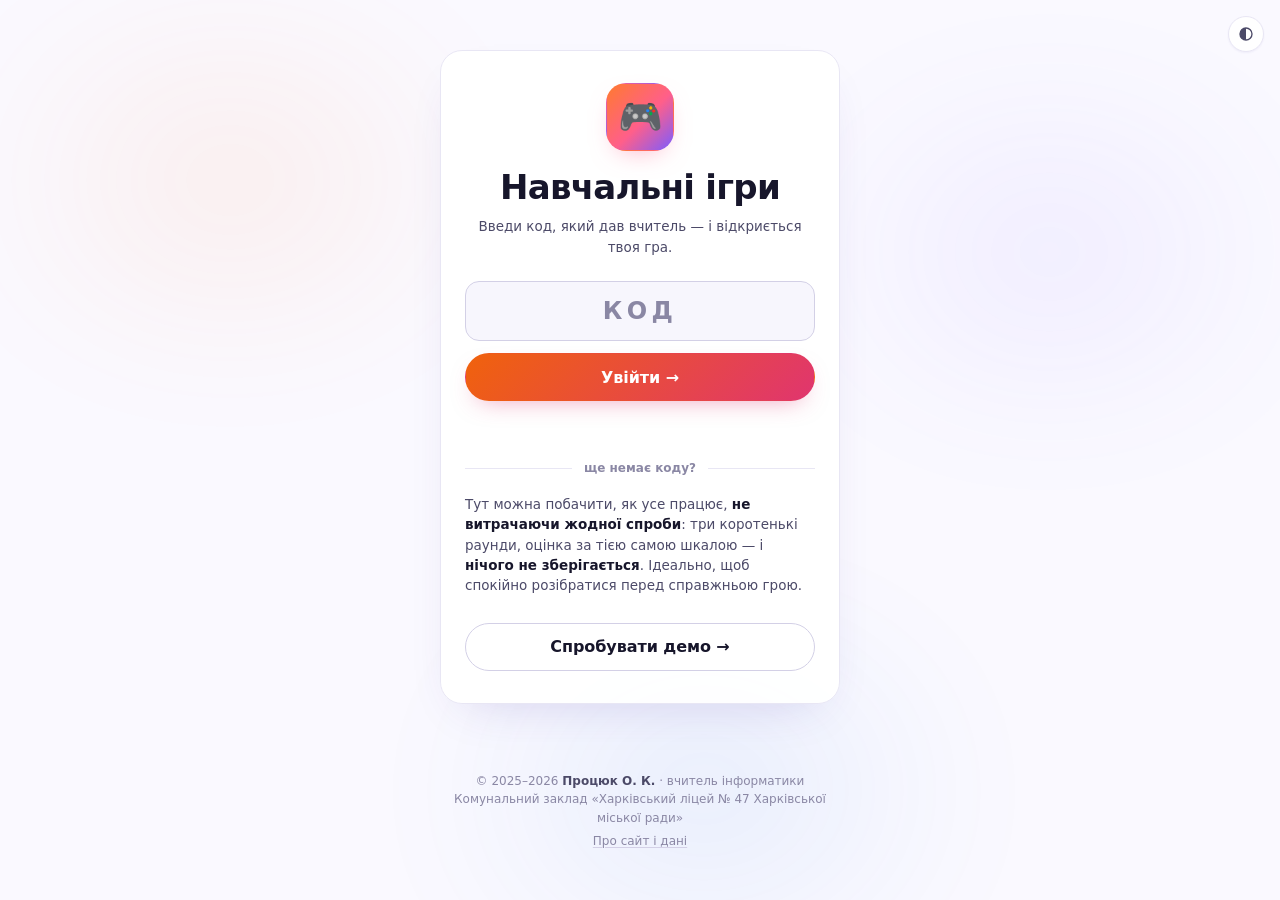
<file: games/bezpeka-tehnika-8.html>
<!doctype html>
<html lang="uk">
<head>
<meta charset="utf-8">
<meta name="viewport" content="width=device-width, initial-scale=1">
<title>Безпека й технології: рішення, а не вгадування — гра для 8 класу</title>
<meta name="description" content="Підсумкова робота ГР 4: розпізнавання шахрайської реклами, вибір типу комп'ютера під задачу, етика й безпека, дії при неполадках, «Держава у смартфоні». Для 8 класу.">
<link rel="stylesheet" href="../assets/site.css">
<link rel="stylesheet" href="../assets/game.css">
<script src="../assets/theme.js"></script>
<script src="../supabase-config.js"></script>
<script src="../assets/db.js"></script>
<link rel="icon" href="../favicon.svg" type="image/svg+xml" data-head-v1>
<link rel="apple-touch-icon" href="../apple-touch-icon.png">
</head>
<body>
<div class="app">
  <div class="top">
    <div class="logo"><span class="dot"></span>Безпека й технології</div>
    <div class="spacer"></div>
    <div class="dots" id="dots" aria-hidden="true"></div>
    <div class="stars">⭐ <b id="stars">0</b></div>
  </div>

  <div class="card">
    <div class="head">
      <div class="bit" aria-hidden="true">🛡</div>
      <div class="bubble" id="say">Це підсумкова робота ГР 4. П'ять раундів про рішення, а не про вгадування.</div>
    </div>
    <div class="stage" id="stage"></div>
    <div class="actions" style="padding:0 18px 22px">
      <button class="btn" id="next">Почати →</button>
    </div>
  </div>

  <footer>Підсумкова робота ГР 4 · «Безпека й технології» · 8 клас · уроки 2, 10, 12<br><span class="sig" data-sig>© 2025–2026 Процюк О. К. · вчитель інформатики · Харківський ліцей № 47</span><br><a class="doclink" data-doc href="../about.html">Про сайт і дані</a></footer>
</div>
<div class="flash" id="flash" aria-hidden="true">⭐</div>

<script>
(() => {
  "use strict";
  const PLAY = (()=>{ try{ return JSON.parse(sessionStorage.getItem('play')||'null'); }catch(e){ return null; } })();
  if(!PLAY || PLAY.game_slug !== 'bezpeka-tehnika-8'){ location.replace('../index.html'); return; }
  (function(){ var s0=document.getElementById('say'); if(s0) s0.innerHTML=
    'Привіт, <b>'+(PLAY.student_name||'друже')+'</b>! Це <b>підсумкова робота ГР 4</b> \u2014 безпека й етика. '
    +'П\u2019ять раундів: розпізнати обман, обрати тип комп\u2019ютера під задачу, вирішити що можна й чого не можна, '
    +'знати що робити при неполадках, і «Держава у смартфоні». '
    +'Тут <b>немає обчислень</b> \u2014 є <b>рішення</b>. Кожна помилкова спроба знімає зірочку. '
    +'Спроб лишилось: <b>'+(PLAY.remaining!=null?PLAY.remaining:'?')+'</b>.'; })();

  const $ = id => document.getElementById(id);
  const stage=$("stage"), say=$("say"), nextBtn=$("next"), starsEl=$("stars"), dotsEl=$("dots");
  let stars=0, round=0, mistakes=0;
  const TOTAL_ROUNDS=5;
  const MAX=24; // 4 + 6 + 4 + 6 + 4

  for(let i=0;i<TOTAL_ROUNDS;i++){const d=document.createElement("i"); dotsEl.appendChild(d);}
  const paintDots=()=>{[...dotsEl.children].forEach((d,i)=>{d.className = i<round?"done":(i===round?"on":"");});};

  const addStar = (n=1) => {
    stars+=n; starsEl.textContent=stars;
    const f=$("flash"); f.classList.remove("go"); void f.offsetWidth; f.classList.add("go");
  };
  const bit = html => { say.innerHTML=html; };
  const shuffle = a => { for(let i=a.length-1;i>0;i--){const j=Math.floor(Math.random()*(i+1)); [a[i],a[j]]=[a[j],a[i]];} return a; };

  // ── Раунд «розклади по папках» ──
  function sortRound(cfg){
    bit(cfg.hint);
    let sel=null, left=cfg.items.length;
    stage.innerHTML=`<p class="task">${cfg.task}</p>
      <div class="pool" id="pool"></div>
      <div class="targets" id="targets"></div>`;
    const pool=$("pool"), targets=$("targets");
    shuffle(cfg.items.slice()).forEach(it=>{
      const b=document.createElement("button"); b.className="tile"; b.style.minWidth="200px";
      b.innerHTML=`<span class="ic">${it.ic}</span>${it.n}`;
      b.onclick=()=>{ if(b.classList.contains("gone"))return;
        [...pool.children].forEach(x=>x.classList.remove("sel")); b.classList.add("sel"); targets.classList.add("armed");
        sel=it; sel.el=b;
        bit(`Обрано: <b>${it.n}</b>. ${cfg.pick}`); };
      pool.appendChild(b);
    });
    const counts={}; cfg.folders.forEach(f=>counts[f.name]=0);
    cfg.folders.forEach(f=>{
      const d=document.createElement("div"); d.className="folder"; d.tabIndex=0; d.setAttribute("role","button");
      d.innerHTML=`<div class="fic">${f.ic}</div><div class="fname">${f.name}</div><div class="cnt">0</div>`;
      const act=()=>{
        if(!sel){ bit("Спочатку торкнись <b>картки</b>, потім папки \u{1F642}"); d.classList.add("nope"); setTimeout(()=>d.classList.remove("nope"),300); return; }
        if(sel.f===f.name){
          sel.el.classList.add("gone"); counts[f.name]++; d.querySelector(".cnt").textContent=counts[f.name];
          d.classList.add("hit"); setTimeout(()=>d.classList.remove("hit"),300);
          addStar(); left--; sel=null; targets.classList.remove("armed");
          if(left===0){ bit(cfg.win); done(); } else bit("Правильно! \u{1F44D} Далі?");
        } else {
          d.classList.add("nope"); setTimeout(()=>d.classList.remove("nope"),300);
          mistakes++; bit(`Подумай ще: <b>${sel.n}</b> \u2014 точно сюди?`);
        }
      };
      d.onclick=act; d.onkeydown=e=>{if(e.key==="Enter"||e.key===" "){e.preventDefault();act();}};
      targets.appendChild(d);
    });
    lockNext();
  }

  // ── Раунд «познач правильні» ──
  function pickRound(cfg){
    bit(cfg.hint);
    let found=0; const total=cfg.items.filter(x=>x.ok).length;
    stage.innerHTML=`<p class="task">${cfg.task}</p><div class="pool" id="pool"></div>`;
    const pool=$("pool");
    shuffle(cfg.items.slice()).forEach(it=>{
      const b=document.createElement("button"); b.className="tile"; b.style.minWidth="230px";
      // ⚠️ Іконка НЕ показує правильність: у всіх плиток однаковий порожній
      //    квадратик. Галочка з'являється лише після правильного вибору.
      //    it.ic у даних лишено, але свідомо НЕ рендериться — інакше
      //    учень набирав би повний бал, клікаючи по ✅ й не читаючи тексту.
      b.innerHTML=`<span class="pbox" aria-hidden="true">\u2713</span>${it.n}`;
      b.onclick=()=>{
        if(b.dataset.done)return;
        if(it.ok){ b.classList.add("ok"); b.dataset.done=1; addStar(); found++;
          bit("Так, правильно \u2705"); if(found===total){ bit(cfg.win); done(); } }
        else { const bx=b.querySelector(".pbox"); b.classList.add("err");
          if(bx) bx.textContent="\u2715";
          setTimeout(()=>{ b.classList.remove("err"); if(bx) bx.textContent="\u2713"; },900);
          mistakes++; bit(`Ні \u2014 ${it.s}.`); }
      };
      pool.appendChild(b);
    });
    lockNext();
  }

  // ═══════════ РАУНД 1 — Реклама-обман (урок 10) ═══════════
  function round1(){
    pickRound({
      task:"Реклама: «Ваш ПК на 60 % повільніше! Знайдено 1247 помилок! Прискоримо у 5 разів! Залишилось 2 хвилини». Познач ЧОТИРИ ознаки обману \u{1F50E}",
      hint:"Правильних \u2014 <b>чотири</b>. Решта три \u2014 нормальні речі, а не обман. Читай уважно.",
      win:"Раунд 1 пройдено. Тебе такою рекламою не візьмеш \u{1F6E1}",
      items:[
        {n:"«Просканували ваш ПК» \u2014 ще до встановлення", ok:true},
        {n:"Точне число «1247 помилок» без перевірки", ok:true},
        {n:"Обіцянка «прискорити у 5 разів»", ok:true},
        {n:"Таймер «залишилось 2 хвилини»", ok:true},
        {n:"Програма має офіційний сайт з описом", ok:false,
         s:"це якраз <b>ознака нормальної</b> програми: ми самі шукаємо офіційний сайт"},
        {n:"Програма показує модель процесора й температуру", ok:false,
         s:"це робить справжня діагностика, наприклад CPU-Z. Нічого поганого"},
        {n:"Windows сам пропонує «Засіб усунення неполадок»", ok:false,
         s:"це <b>вбудований</b> інструмент Windows, безкоштовний і безпечний"}
      ]
    });
  }

  // ═══════════ РАУНД 2 — Який комп'ютер під задачу (урок 12) ═══════════
  function round2(){
    sortRound({
      task:"Який тип комп\u2019ютера потрібен для цієї задачі? \u{1F5A5}",
      hint:"Спершу торкнись <b>картки</b> із задачею, потім \u2014 типу комп\u2019ютера. Питання не «що потужніше», а <b>що потрібно</b>.",
      pick:"Який тип комп\u2019ютера тут доцільний?",
      win:"Раунд 2 пройдено. Ти обираєш під задачу, а не «найпотужніше» \u{1F3AF}",
      folders:[
        {name:"Суперкомп\u2019ютер", ic:"\u{1F30C}"},
        {name:"Сервер",              ic:"\u{1F5C4}"},
        {name:"Персональний",        ic:"\u{1F4BB}"},
        {name:"Вбудований",          ic:"\u2699"}
      ],
      items:[
        {n:"Прогноз погоди на кілька тижнів",        ic:"\u{1F326}", f:"Суперкомп\u2019ютер"},
        {n:"Модель термоядерного синтезу",           ic:"\u269B",    f:"Суперкомп\u2019ютер"},
        {n:"Шкільний доступ до інтернету",           ic:"\u{1F3EB}", f:"Сервер"},
        {n:"Пошта для тисяч користувачів",           ic:"\u2709",    f:"Сервер"},
        {n:"Реферат і презентація для школи",        ic:"\u{1F4DD}", f:"Персональний"},
        {n:"Пральна машина обирає режим прання",     ic:"\u{1F9FC}", f:"Вбудований"}
      ]
    });
  }

  // ═══════════ РАУНД 3 — Можна чи не можна (уроки 2, 9, 10) ═══════════
  function round3(){
    pickRound({
      task:"Познач ЧОТИРИ речі, які робити МОЖНА \u2705",
      hint:"Правильних \u2014 <b>чотири</b>. Три інші \u2014 те, чого робити не можна, навіть якщо технічно виходить.",
      win:"Раунд 3 пройдено. Це найважливіший раунд роботи \u{1F91D}",
      items:[
        {n:"Сфотографувати умову задачі й розпізнати текст (OCR)", ok:true},
        {n:"Перевірити замочок https:// перед уведенням пароля", ok:true},
        {n:"Зробити резервну копію своїх файлів на інший носій", ok:true},
        {n:"Написати вчителю, що не розумієш завдання", ok:true},
        {n:"Прочитати переписку однокласника, якщо телефон відкритий", ok:false,
         s:"уміти щось технічно \u2014 <b>не те саме</b>, що мати на це право. Це чуже"},
        {n:"Відкрити архів із паролем від незнайомця", ok:false,
         s:"пароль в архіві ставлять, щоб антивірус не зазирнув усередину"},
        {n:"Скопіювати чужий код і здати як свій", ok:false,
         s:"списаний код видно одразу, і він нічому не вчить. Краще спитати"}
      ]
    });
  }

  // ═══════════ РАУНД 4 — Що робити при неполадці (урок 10) ═══════════
  function round4(){
    sortRound({
      task:"Що робити в цій ситуації? \u{1F527}",
      hint:"Три варіанти дій: зробити <b>сам за хвилину</b> \u00b7 запустити <b>засіб Windows</b> \u00b7 звернутися <b>до фахівця</b>.",
      pick:"Який тут перший розумний крок?",
      win:"Раунд 4 пройдено. Ти не панікуєш і не платиш зайвого \u{1F4AA}",
      folders:[
        {name:"Сам за хвилину", ic:"\u{1F44B}"},
        {name:"Засіб Windows",  ic:"\u{1F6E0}"},
        {name:"До фахівця",     ic:"\u{1F468}"}
      ],
      items:[
        {n:"При вмиканні щось написав і не завантажується", ic:"\u26A0", f:"Сам за хвилину"},
        {n:"Диск заповнений майже повністю",                ic:"\u{1F4BE}", f:"Сам за хвилину"},
        {n:"Не працює Wi-Fi",                               ic:"\u{1F4F6}", f:"Засіб Windows"},
        {n:"Не друкує принтер",                             ic:"\u{1F5A8}", f:"Засіб Windows"},
        {n:"Засіб Windows не зміг виправити",               ic:"\u{1F6AB}", f:"До фахівця"},
        {n:"Критична помилка POST, кабелі перевірено",      ic:"\u{1F534}", f:"До фахівця"}
      ]
    });
  }

  // ═══════════ РАУНД 5 — «Держава у смартфоні» (урок 12) ═══════════
  function round5(){
    pickRound({
      task:"Познач ЧОТИРИ речі, які справді можна зробити за програмою «Держава у смартфоні» \u{1F4F1}",
      hint:"Останній раунд. Правильних \u2014 <b>чотири</b>.",
      win:"Усі п\u2019ять раундів пройдено! Тисни «Фінал» \u{1F3C1}",
      items:[
        {n:"Відкрити банківський рахунок", ok:true},
        {n:"Сплатити за комунальні послуги", ok:true},
        {n:"Надіслати звіт із електронним підписом", ok:true},
        {n:"Подивитися реєстр земельних ресурсів", ok:true},
        {n:"Отримати шкільну оцінку без контрольної", ok:false,
         s:"це не державна послуга \u{1F642} Оцінку дає робота, а не застосунок"},
        {n:"Змінити закон", ok:false,
         s:"закони ухвалює Верховна Рада, а не застосунок"},
        {n:"Отримати ПАПЕРОВИЙ гарантійний талон поштою", ok:false,
         s:"навпаки: сенс програми в тому, що талон <b>електронний</b>"}
      ]
    });
  }

  // ═══════════════ Фінал ═══════════════
  function finale(){
    dotsEl.querySelectorAll("i").forEach(d=>d.className="done");
    document.querySelector(".card .actions").style.display="none";
    const earned = Math.max(0, MAX - mistakes);
    const localGrade = Math.max(1, Math.round(1+11*earned/MAX));
    say.innerHTML="Зберігаю твій результат\u2026 \u23f3";
    stage.innerHTML='<div class="win"><div class="big">\u23f3</div><h2>Рахуємо оцінку\u2026</h2></div>';
    const finish = (grade, remaining, note) => {
      const canRetry = remaining > 0;
      say.innerHTML="Підсумкову роботу ГР 4 завершено! \u{1F389}";
      stage.innerHTML=`<div class="win">
        <div class="big">\u{1F3C6}</div>
        <h2>Готово!</h2>
        <div class="score">\u2b50 ${earned} / ${MAX} (помилок: ${mistakes})</div>
        <div class="score" style="color:var(--ok)">Оцінка: ${grade} / 12</div>
        <p>${note}</p>
        <p style="opacity:.75;font-size:14px">Цей бал іде у свідоцтво досягнень за <b>ГР 4 \u2014 безпека й етика</b>.</p>
        ${canRetry ? '<button class="btn" id="again">Спробувати ще раз \u21ba</button>' : '<button class="btn ghost" id="home">Вийти \u21a9</button>'}
      </div>`;
      const again=$("again"); if(again) again.onclick=()=>{ stars=0; round=0; mistakes=0; starsEl.textContent=0;
        document.querySelector(".card .actions").style.display="flex";
        nextBtn.textContent="Почати \u2192"; nextBtn.disabled=false; paintDots();
        say.innerHTML="Ще спроба \u2014 цього разу читай уважніше \u{1F680}"; stage.innerHTML=""; };
      const home=$("home"); if(home) home.onclick=()=>{ location.href="../index.html"; };
    };
    if(window.submitResult){
      window.submitResult(earned).then(res=>{
        if(res && res.ok){
          finish(res.grade, (res.remaining!=null?res.remaining:0),
            (res.remaining>0 ? ("Залишилось спроб: "+res.remaining+" \u2014 можеш покращити.") : "Спроби використано. Зараховано найкращий результат."));
        } else if(res && res.error && /вичерпано/i.test(res.error)){
          finish(localGrade, 0, "Ти вже використав усі спроби.");
        } else {
          finish(localGrade, 0, "Не вдалося зберегти \u2014 покажи результат вчителю.");
        }
      }).catch(()=>finish(localGrade,0,"Не вдалося зберегти \u2014 покажи результат вчителю."));
    } else {
      finish(localGrade, 0, "Демо-режим.");
    }
  }

  // ═══════════════ Керування раундами ═══════════════
  const rounds=[round1,round2,round3,round4,round5];
  function lockNext(){ nextBtn.disabled=true; nextBtn.textContent="Виконуй завдання\u2026"; }
  function done(){ nextBtn.disabled=false; nextBtn.textContent = round<TOTAL_ROUNDS-1 ? "Далі \u2192" : "Фінал \u{1F3C1}"; }

  nextBtn.onclick=()=>{
    if(round>=TOTAL_ROUNDS){ return; }
    if(nextBtn.textContent.startsWith("Почати") || nextBtn.textContent.startsWith("Далі") || nextBtn.textContent.startsWith("Фінал")){
      if(nextBtn.textContent.startsWith("Далі") || nextBtn.textContent.startsWith("Фінал")) round++;
      if(round>=TOTAL_ROUNDS){ finale(); return; }
      paintDots(); rounds[round]();
    }
  };
  paintDots();
})();
</script>
</body>
</html>
</file>
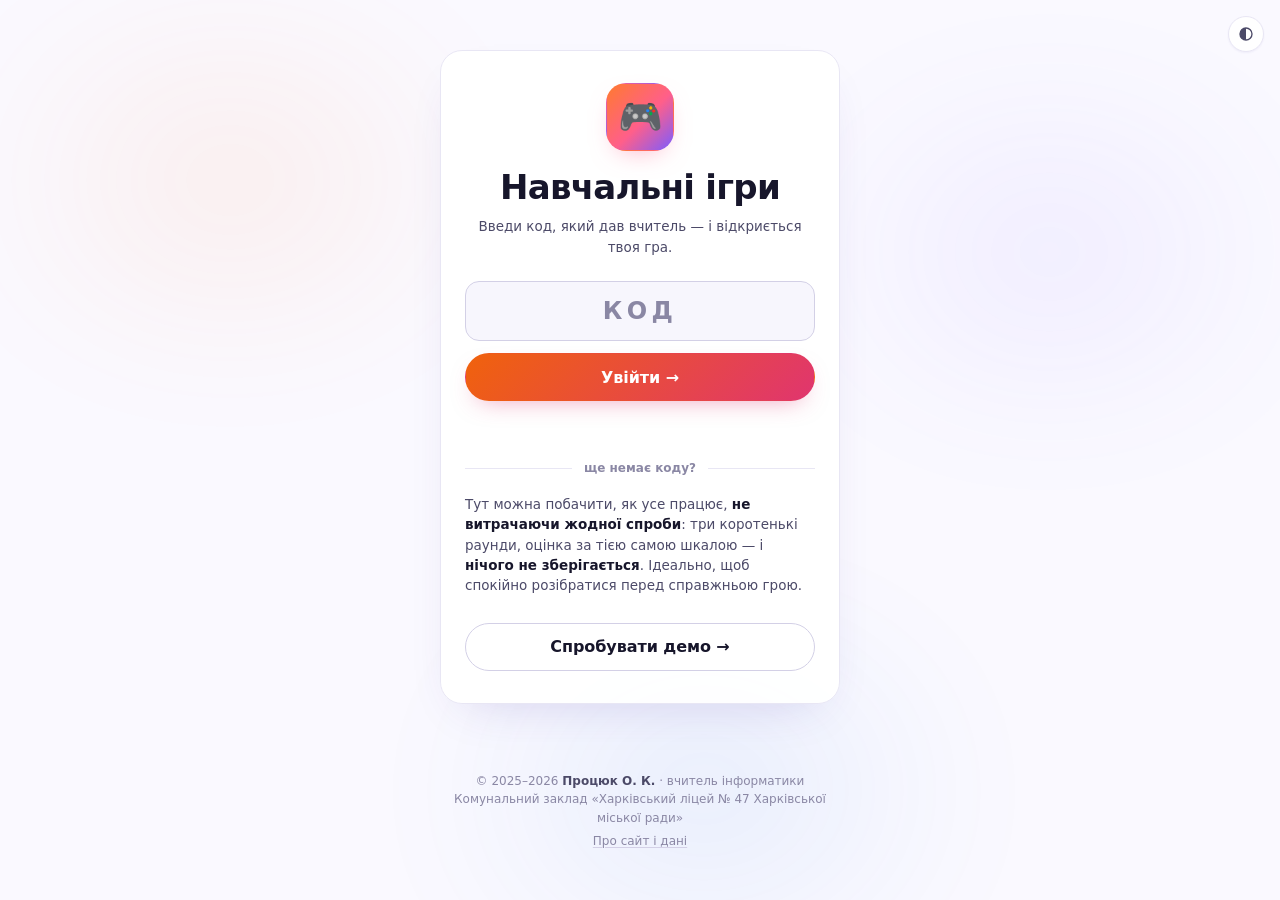
<file: games/cyfrovyi-svit-6.html>
<!doctype html>
<html lang="uk">
<head>
<meta charset="utf-8">
<meta name="viewport" content="width=device-width, initial-scale=1">
<title>Цифровий світ — гра для 6 класу</title>
<meta name="description" content="Підсумкова робота ГР 1 та ГР 4: цифрові пристрої, класифікація, етапи створення презентації, цифровий слід і безпека. Для 6 класу.">
<link rel="stylesheet" href="../assets/site.css">
<link rel="stylesheet" href="../assets/game.css">
<script src="../assets/theme.js"></script>
<script src="../supabase-config.js"></script>
<script src="../assets/db.js"></script>
<link rel="icon" href="../favicon.svg" type="image/svg+xml" data-head-v1>
<link rel="apple-touch-icon" href="../apple-touch-icon.png">
</head>
<body>
<div class="app">
  <div class="top">
    <div class="logo"><span class="dot"></span>Цифровий світ</div>
    <div class="spacer"></div>
    <div class="dots" id="dots" aria-hidden="true"></div>
    <div class="stars">⭐ <b id="stars">0</b></div>
  </div>

  <div class="card">
    <div class="head">
      <div class="bit" aria-hidden="true">🛸</div>
      <div class="bubble" id="say">Привіт! Я дрон <b>Байт</b>. Перевіримо, як ти орієнтуєшся у цифровому світі?</div>
    </div>
    <div class="stage" id="stage"></div>
    <div class="actions" style="padding:0 18px 22px">
      <button class="btn" id="next">Почати →</button>
    </div>
  </div>

  <footer>Підсумкова робота ГР 1 та ГР 4 · «Цифровий світ» · 6 клас<br><span class="sig" data-sig>© 2025–2026 Процюк О. К. · вчитель інформатики · Харківський ліцей № 47</span><br><a class="doclink" data-doc href="../about.html">Про сайт і дані</a></footer>
</div>
<div class="flash" id="flash" aria-hidden="true">⭐</div>

<script>
(() => {
  "use strict";
  const PLAY = (()=>{ try{ return JSON.parse(sessionStorage.getItem('play')||'null'); }catch(e){ return null; } })();
  if(!PLAY || PLAY.game_slug !== 'cyfrovyi-svit-6'){ location.replace('../index.html'); return; }
  (function(){ var s0=document.getElementById('say'); if(s0) s0.innerHTML='Привіт, <b>'+(PLAY.student_name||'друже')+'</b>! Я дрон Байт. Це підсумкова гра з тем «Цифрові пристрої» та «Презентації». Спроб лишилось: <b>'+(PLAY.remaining!=null?PLAY.remaining:'?')+'</b>.'; })();
  const $ = id => document.getElementById(id);
  const stage=$("stage"), say=$("say"), nextBtn=$("next"), starsEl=$("stars"), dotsEl=$("dots");
  let stars=0, round=0, mistakes=0;
  const TOTAL_ROUNDS=5;
  const MAX=25; // 6 + 6 + 4 + 5 + 4

  for(let i=0;i<TOTAL_ROUNDS;i++){const d=document.createElement("i"); dotsEl.appendChild(d);}
  const paintDots=()=>{[...dotsEl.children].forEach((d,i)=>{d.className = i<round?"done":(i===round?"on":"");});};

  const addStar = (n=1) => {
    stars+=n; starsEl.textContent=stars;
    const f=$("flash"); f.classList.remove("go"); void f.offsetWidth; f.classList.add("go");
  };
  const bit = html => { say.innerHTML=html; };
  const shuffle = a => { for(let i=a.length-1;i>0;i--){const j=Math.floor(Math.random()*(i+1)); [a[i],a[j]]=[a[j],a[i]];} return a; };

  // ── Універсальний раунд «розклади по папках» ──
  function sortRound(cfg){
    bit(cfg.hint);
    let sel=null, left=cfg.items.length;
    stage.innerHTML=`<p class="task">${cfg.task}</p>
      <div class="pool" id="pool"></div>
      <div class="targets" id="targets"></div>`;
    const pool=$("pool"), targets=$("targets");
    shuffle(cfg.items.slice()).forEach(it=>{
      const b=document.createElement("button"); b.className="tile";
      b.innerHTML=`<span class="ic">${it.ic}</span>${it.n}`;
      b.onclick=()=>{ if(b.classList.contains("gone"))return;
        [...pool.children].forEach(x=>x.classList.remove("sel")); b.classList.add("sel"); targets.classList.add("armed");
        sel=it; sel.el=b;
        bit(`Обрано: <b>${it.n}</b>. ${cfg.pick}`); };
      pool.appendChild(b);
    });
    const counts={}; cfg.folders.forEach(f=>counts[f.name]=0);
    cfg.folders.forEach(f=>{
      const d=document.createElement("div"); d.className="folder"; d.tabIndex=0; d.setAttribute("role","button");
      d.innerHTML=`<div class="fic">${f.ic}</div><div class="fname">${f.name}</div><div class="cnt">0</div>`;
      const act=()=>{
        if(!sel){ bit("Спочатку торкнись <b>картки</b>, потім папки 🙂"); d.classList.add("nope"); setTimeout(()=>d.classList.remove("nope"),300); return; }
        if(sel.f===f.name){
          sel.el.classList.add("gone"); counts[f.name]++; d.querySelector(".cnt").textContent=counts[f.name];
          d.classList.add("hit"); setTimeout(()=>d.classList.remove("hit"),300);
          addStar(); left--; sel=null; targets.classList.remove("armed");
          if(left===0){ bit(cfg.win); done(); } else bit("Правильно! 👍 Далі?");
        } else {
          d.classList.add("nope"); setTimeout(()=>d.classList.remove("nope"),300);
          mistakes++; bit(`Подумай ще: <b>${sel.n}</b> — точно сюди?`);
        }
      };
      d.onclick=act; d.onkeydown=e=>{if(e.key==="Enter"||e.key===" "){e.preventDefault();act();}};
      targets.appendChild(d);
    });
    lockNext();
  }

  // ── Універсальний раунд «познач правильні» ──
  function pickRound(cfg){
    bit(cfg.hint);
    let found=0; const total=cfg.items.filter(x=>x.ok).length;
    stage.innerHTML=`<p class="task">${cfg.task}</p><div class="pool" id="pool"></div>`;
    const pool=$("pool");
    shuffle(cfg.items.slice()).forEach(it=>{
      const b=document.createElement("button"); b.className="tile"; b.style.minWidth="160px";
      // ⚠️ Іконка НЕ показує правильність: у всіх плиток однаковий порожній
      //    квадратик. Галочка з'являється лише після правильного вибору.
      //    it.ic у даних лишено, але свідомо НЕ рендериться — інакше
      //    учень набирав би повний бал, клікаючи по ✅ й не читаючи тексту.
      b.innerHTML=`<span class="pbox" aria-hidden="true">\u2713</span>${it.n}`;
      b.onclick=()=>{
        if(b.dataset.done)return;
        if(it.ok){ b.classList.add("ok"); b.dataset.done=1; addStar(); found++;
          bit("Так, правильно ✅"); if(found===total){ bit(cfg.win); done(); } }
        else { const bx=b.querySelector(".pbox"); b.classList.add("err");
          if(bx) bx.textContent="\u2715";
          setTimeout(()=>{ b.classList.remove("err"); if(bx) bx.textContent="\u2713"; },900);
          mistakes++; bit(`Ні — <b>${it.n}</b>: ${it.s}.`); }
      };
      pool.appendChild(b);
    });
    lockNext();
  }

  // ── Раунд «розстав по порядку» ──
  function orderRound(cfg){
    bit(cfg.hint);
    let step=0;
    stage.innerHTML=`<p class="task">${cfg.task}</p><div class="pool" id="pool"></div>`;
    const pool=$("pool");
    shuffle(cfg.steps.slice()).forEach(it=>{
      const b=document.createElement("button"); b.className="tile"; b.style.minWidth="200px";
      b.innerHTML=`<span class="ic">${it.ic}</span>${it.n}`;
      b.onclick=()=>{
        if(b.dataset.done)return;
        if(it.i===step){
          step++; b.dataset.done=1; b.classList.add("ok");
          b.insertAdjacentHTML("afterbegin",`<span class="num">${step}</span>`);
          addStar();
          if(step===cfg.steps.length){ bit(cfg.win); done(); }
          else bit(`Так! Крок ${step} правильний. Що далі?`);
        } else {
          b.classList.add("err"); setTimeout(()=>b.classList.remove("err"),400);
          mistakes++; bit(`Ні, це не крок ${step+1}. Подумай, що робимо <b>раніше</b>.`);
        }
      };
      pool.appendChild(b);
    });
    lockNext();
  }

  // ═══════════ РАУНД 1 — Цифрове чи нецифрове (ГР 1) ═══════════
  function round1(){
    sortRound({
      task:"Цифровий пристрій чи ні? 🔢",
      hint:"Цифровий пристрій кодує дані <b>цифрами</b>. Спершу торкнись картки, потім — папки.",
      pick:"Він цифровий?",
      win:"Чудово! Ти відрізняєш цифрові пристрої ✨",
      folders:[{name:"Цифровий",ic:"🔢"},{name:"Нецифровий",ic:"🔧"}],
      items:[
        {n:"Роутер",ic:"📶",f:"Цифровий"},
        {n:"Цифровий термометр",ic:"🌡️",f:"Цифровий"},
        {n:"SMART-годинник",ic:"⌚",f:"Цифровий"},
        {n:"Ртутний термометр",ic:"🧪",f:"Нецифровий"},
        {n:"Рулетка",ic:"📏",f:"Нецифровий"},
        {n:"Механічний годинник",ic:"🕰️",f:"Нецифровий"}
      ]
    });
  }

  // ═══════════ РАУНД 2 — Групи за основним процесом (ГР 1) ═══════════
  function round2(){
    sortRound({
      task:"До якої групи належить пристрій? 📦",
      hint:"Дивись на <b>основне</b> призначення: передавання, опрацювання чи зберігання даних.",
      pick:"Який процес для нього основний?",
      win:"Ти вмієш класифікувати пристрої! 🎯",
      folders:[{name:"Передавання",ic:"📡"},{name:"Опрацювання",ic:"⚙️"},{name:"Зберігання",ic:"💾"}],
      items:[
        {n:"Модем",ic:"📶",f:"Передавання"},
        {n:"Роутер",ic:"📡",f:"Передавання"},
        {n:"Сканер",ic:"🖨️",f:"Опрацювання"},
        {n:"Цифрова фотокамера",ic:"📷",f:"Опрацювання"},
        {n:"Флешкарта",ic:"💳",f:"Зберігання"},
        {n:"SSD-диск",ic:"💾",f:"Зберігання"}
      ]
    });
  }

  // ═══════════ РАУНД 3 — Етапи створення презентації (ГР 1) ═══════════
  function round3(){
    orderRound({
      task:"Розстав етапи створення презентації по порядку 1 → 4",
      hint:"Натискай етапи <b>в правильному порядку</b>: що робимо найпершим?",
      win:"Так! Редактор — найостанніший етап 🏁",
      steps:[
        {i:0,n:"Визначення мети презентації",ic:"🎯"},
        {i:1,n:"Пошук і відбір матеріалів",ic:"🔍"},
        {i:2,n:"Визначення структури",ic:"🗂️"},
        {i:3,n:"Створення в редакторі",ic:"💻"}
      ]
    });
  }

  // ═══════════ РАУНД 4 — Пасивний чи активний слід (ГР 4) ═══════════
  function round4(){
    sortRound({
      task:"Цифровий слід: пасивний чи активний? 👣",
      hint:"<b>Пасивний</b> збирається сам, <b>активний</b> ти вносиш свідомо.",
      pick:"Ти залишив його сам чи він зібрався автоматично?",
      win:"Ти розумієш, який слід лишаєш у мережі 💪",
      folders:[{name:"Пасивний",ic:"🕵️"},{name:"Активний",ic:"✍️"}],
      items:[
        {n:"Список відвіданих сайтів",ic:"🌐",f:"Пасивний"},
        {n:"Пошукові запити",ic:"🔎",f:"Пасивний"},
        {n:"Адреса комп'ютера",ic:"🖥️",f:"Пасивний"},
        {n:"Твій пост у соцмережі",ic:"📝",f:"Активний"},
        {n:"Створений тобою обліковий запис",ic:"👤",f:"Активний"}
      ]
    });
  }

  // ═══════════ РАУНД 5 — Розумні дії (ГР 4) ═══════════
  function round5(){
    pickRound({
      task:"Познач дії, які РОЗУМНО робити 🛡️",
      hint:"Останнє! Познач лише те, що <b>зменшує</b> цифровий слід або береже здоров'я.",
      win:"Ти справжній знавець цифрової безпеки! 🏆",
      items:[
        {n:"Сесійні файли cookie", ok:true},
        {n:"У друзі — лише знайомих", ok:true},
        {n:"Перерва кожні 25 хвилин", ok:true},
        {n:"Екран за 50–70 см від очей", ok:true},
        {n:"Публікувати свою адресу", ok:false,s:"це персональні дані"},
        {n:"Зберігати паролі на спільному ПК", ok:false,s:"їх побачать інші"},
        {n:"Додавати незнайомців у друзі", ok:false,s:"ти не знаєш, хто це"}
      ]
    });
  }

  // ═══════════════ Фінал ═══════════════
  function finale(){
    dotsEl.querySelectorAll("i").forEach(d=>d.className="done");
    document.querySelector(".card .actions").style.display="none";
    const earned = Math.max(0, MAX - mistakes);
    const localGrade = Math.max(1, Math.round(1+11*earned/MAX));
    say.innerHTML="Зберігаю твій результат… ⏳";
    stage.innerHTML='<div class="win"><div class="big">⏳</div><h2>Рахуємо оцінку…</h2></div>';
    const finish = (grade, remaining, note) => {
      const canRetry = remaining > 0;
      say.innerHTML="Ти пройшов підсумкову роботу ГР 1 та ГР 4! 🎉";
      stage.innerHTML=`<div class="win">
        <div class="big">🏆</div>
        <h2>Готово!</h2>
        <div class="score">⭐ ${earned} / ${MAX} (помилок: ${mistakes})</div>
        <div class="score" style="color:var(--ok)">Оцінка: ${grade} / 12</div>
        <p>${note}</p>
        ${canRetry ? '<button class="btn" id="again">Спробувати ще раз ↺</button>' : '<button class="btn ghost" id="home">Вийти ↩</button>'}
      </div>`;
      const again=$("again"); if(again) again.onclick=()=>{ stars=0; round=0; mistakes=0; starsEl.textContent=0;
        document.querySelector(".card .actions").style.display="flex";
        nextBtn.textContent="Почати →"; nextBtn.disabled=false; paintDots();
        say.innerHTML="Ще спроба — покажи максимум! 🚀"; stage.innerHTML=""; };
      const home=$("home"); if(home) home.onclick=()=>{ location.href="../index.html"; };
    };
    if(window.submitResult){
      window.submitResult(earned).then(res=>{
        if(res && res.ok){
          finish(res.grade, (res.remaining!=null?res.remaining:0),
            (res.remaining>0 ? ("Залишилось спроб: "+res.remaining+" — можеш покращити.") : "Спроби використано. Зараховано найкращий результат."));
        } else if(res && res.error && /вичерпано/i.test(res.error)){
          finish(localGrade, 0, "Ти вже використав усі спроби.");
        } else {
          finish(localGrade, 0, "Не вдалося зберегти — покажи результат вчителю.");
        }
      }).catch(()=>finish(localGrade,0,"Не вдалося зберегти — покажи результат вчителю."));
    } else {
      finish(localGrade, 0, "Демо-режим.");
    }
  }

  // ═══════════════ Керування раундами ═══════════════
  const rounds=[round1,round2,round3,round4,round5];
  function lockNext(){ nextBtn.disabled=true; nextBtn.textContent="Виконуй завдання…"; }
  function done(){ nextBtn.disabled=false; nextBtn.textContent = round<TOTAL_ROUNDS-1 ? "Далі →" : "Фінал 🏁"; }

  nextBtn.onclick=()=>{
    if(round>=TOTAL_ROUNDS){ return; }
    if(nextBtn.textContent.startsWith("Почати") || nextBtn.textContent.startsWith("Далі") || nextBtn.textContent.startsWith("Фінал")){
      if(nextBtn.textContent.startsWith("Далі") || nextBtn.textContent.startsWith("Фінал")) round++;
      if(round>=TOTAL_ROUNDS){ finale(); return; }
      paintDots(); rounds[round]();
    }
  };
  paintDots();
})();
</script>
</body>
</html>
</file>
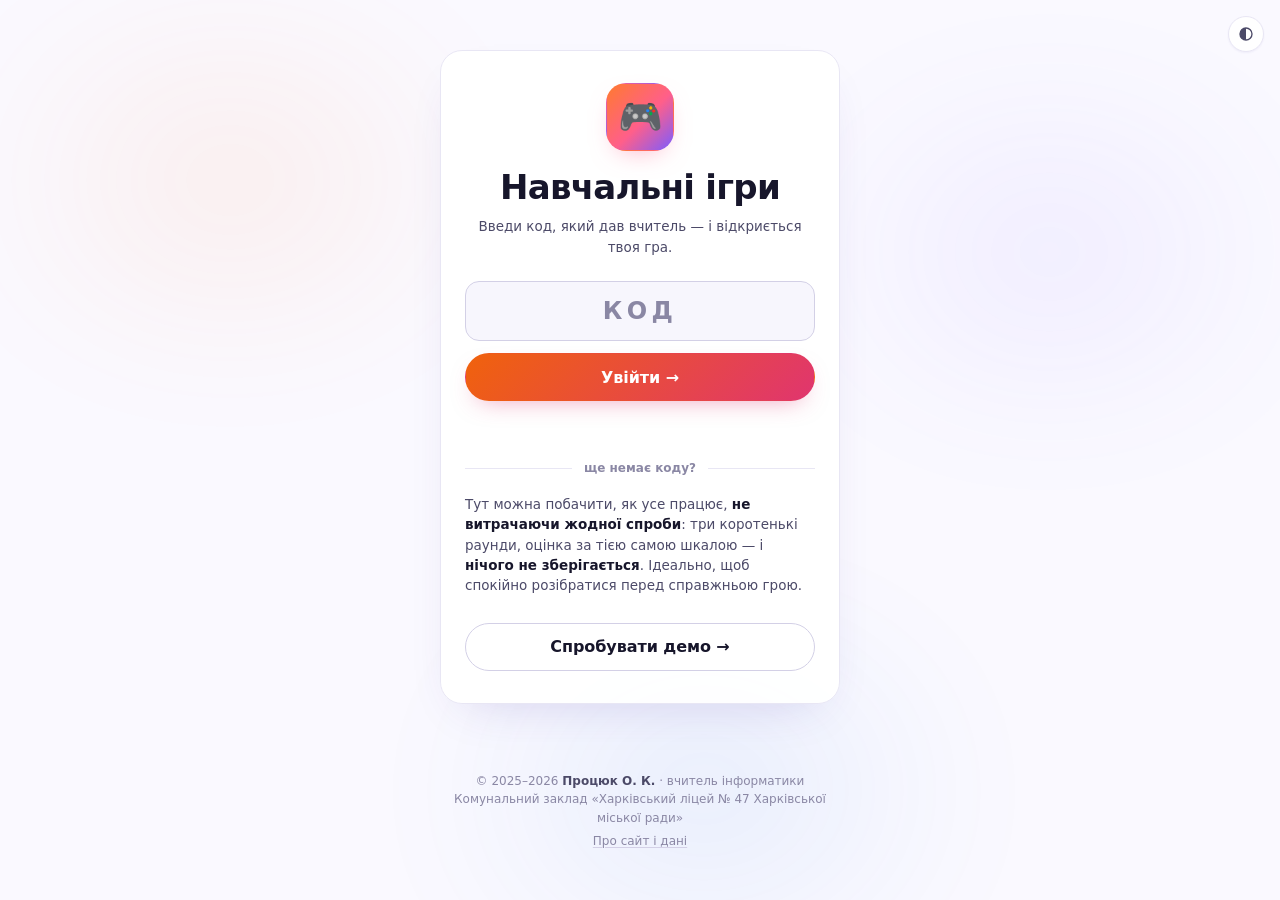
<file: games/dani-ta-informatsiya.html>
<!doctype html>
<html lang="uk">
<head>
<meta charset="utf-8">
<meta name="viewport" content="width=device-width, initial-scale=1">
<title>Дані та інформація — гра для 5 класу</title>
<meta name="description" content="Підсумкова робота ГР 1: види повідомлень, зорова інформація, інформаційні процеси та типи даних. Для 5 класу.">
<link rel="stylesheet" href="../assets/site.css">
<link rel="stylesheet" href="../assets/game.css">
<script src="../assets/theme.js"></script>
<script src="../supabase-config.js"></script>
<script src="../assets/db.js"></script>
<link rel="icon" href="../favicon.svg" type="image/svg+xml" data-head-v1>
<link rel="apple-touch-icon" href="../apple-touch-icon.png">
</head>
<body>
<div class="app">
  <div class="top">
    <div class="logo"><span class="dot"></span>Дані та інформація</div>
    <div class="spacer"></div>
    <div class="dots" id="dots" aria-hidden="true"></div>
    <div class="stars">⭐ <b id="stars">0</b></div>
  </div>

  <div class="card">
    <div class="head">
      <div class="bit bit-img" aria-hidden="true"><img src="../bit.svg" alt="" width="56" height="56"></div>
      <div class="bubble" id="say">Привіт! Я робот <b>Біт</b>. Перевіримо, як ти вмієш працювати з інформацією та даними?</div>
    </div>
    <div class="stage" id="stage"></div>
    <div class="actions" style="padding:0 18px 22px">
      <button class="btn" id="next">Почати →</button>
    </div>
  </div>

  <footer>Підсумкова робота ГР 1 · «Дані та інформація» · 5 клас<br><span class="sig" data-sig>© 2025–2026 Процюк О. К. · вчитель інформатики · Харківський ліцей № 47</span><br><a class="doclink" data-doc href="../about.html">Про сайт і дані</a></footer>
</div>
<div class="flash" id="flash" aria-hidden="true">⭐</div>

<script>
(() => {
  "use strict";
  const PLAY = (()=>{ try{ return JSON.parse(sessionStorage.getItem('play')||'null'); }catch(e){ return null; } })();
  if(!PLAY || PLAY.game_slug !== 'dani-ta-informatsiya'){ location.replace('../index.html'); return; }
  (function(){ var s0=document.getElementById('say'); if(s0) s0.innerHTML='Привіт, <b>'+(PLAY.student_name||'друже')+'</b>! Я робот Біт. Це підсумкова гра про інформацію та дані. Спроб лишилось: <b>'+(PLAY.remaining!=null?PLAY.remaining:'?')+'</b>.'; })();
  const $ = id => document.getElementById(id);
  const stage=$("stage"), say=$("say"), nextBtn=$("next"), starsEl=$("stars"), dotsEl=$("dots");
  let stars=0, round=0, mistakes=0;
  const TOTAL_ROUNDS=4;
  const MAX=21; // 6 + 4 + 5 + 6

  for(let i=0;i<TOTAL_ROUNDS;i++){const d=document.createElement("i"); dotsEl.appendChild(d);}
  const paintDots=()=>{[...dotsEl.children].forEach((d,i)=>{d.className = i<round?"done":(i===round?"on":"");});};

  const addStar = (n=1) => {
    stars+=n; starsEl.textContent=stars;
    const f=$("flash"); f.classList.remove("go"); void f.offsetWidth; f.classList.add("go");
  };
  const bit = html => { say.innerHTML=html; };

  // ═══════════════ РАУНД 1 — Види повідомлень ═══════════════
  function round1(){
    bit("Розклади повідомлення за <b>способом подання</b>: спершу торкнись картки, потім — потрібної папки.");
    const items=[
      {n:"лист другу",ic:"✉️",f:"Текстове"},{n:"новина в газеті",ic:"📰",f:"Текстове"},
      {n:"фотографія",ic:"🖼️",f:"Графічне"},{n:"малюнок",ic:"🎨",f:"Графічне"},
      {n:"пісня",ic:"🎵",f:"Звукове"},{n:"дзвінок будильника",ic:"🔔",f:"Звукове"},
    ];
    const folders=["Текстове","Графічне","Звукове"];
    let sel=null, left=items.length;
    stage.innerHTML=`<p class="task">Який це вид повідомлення? 📨</p>
      <div class="pool" id="pool"></div>
      <div class="targets" id="targets"></div>`;
    const pool=$("pool"), targets=$("targets");
    items.forEach((it,i)=>{
      const b=document.createElement("button"); b.className="tile"; b.dataset.i=i;
      b.innerHTML=`<span class="ic">${it.ic}</span>${it.n}`;
      b.onclick=()=>{ if(b.classList.contains("gone"))return;
        [...pool.children].forEach(x=>x.classList.remove("sel")); b.classList.add("sel"); targets.classList.add("armed"); sel=it; sel.el=b;
        bit(`Обрано: <b>${it.n}</b>. Тепер торкнись потрібної папки.`); };
      pool.appendChild(b);
    });
    const counts={}; folders.forEach(x=>counts[x]=0);
    folders.forEach(name=>{
      const d=document.createElement("div"); d.className="folder"; d.tabIndex=0; d.setAttribute("role","button");
      const fic = name==="Текстове"?"📝":(name==="Графічне"?"🖼️":"🎵");
      d.innerHTML=`<div class="fic">${fic}</div><div class="fname">${name}</div><div class="cnt">0</div>`;
      const act=()=>{
        if(!sel){ bit("Спочатку торкнись <b>картки</b>, потім папки 🙂"); d.classList.add("nope"); setTimeout(()=>d.classList.remove("nope"),300); return; }
        if(sel.f===name){
          sel.el.classList.add("gone"); counts[name]++; d.querySelector(".cnt").textContent=counts[name];
          d.classList.add("hit"); setTimeout(()=>d.classList.remove("hit"),300);
          addStar(); left--; sel=null; targets.classList.remove("armed");
          if(left===0){ bit("Чудово! Усі повідомлення на місцях ✨"); done(); }
          else bit("Правильно! 👍 Наступне?");
        } else {
          d.classList.add("nope"); setTimeout(()=>d.classList.remove("nope"),300);
          mistakes++; bit(`Ні. Подумай: <b>${sel.n}</b> — це текст, зображення чи звук?`);
        }
      };
      d.onclick=act; d.onkeydown=e=>{if(e.key==="Enter"||e.key===" "){e.preventDefault();act();}};
      targets.appendChild(d);
    });
    lockNext();
  }

  // ═══════════════ РАУНД 2 — Зорова інформація ═══════════════
  function round2(){
    bit("Познач лише те, що ми сприймаємо <b>очима</b> (зорова інформація).");
    const items=[
      {n:"веселка", ok:true},{n:"музика", ok:false,s:"це слухова"},
      {n:"картина", ok:true},{n:"аромат квітів", ok:false,s:"це нюхова"},
      {n:"світлофор", ok:true},{n:"смак яблука", ok:false,s:"це смакова"},
      {n:"текст у книзі", ok:true},{n:"спів пташки", ok:false,s:"це слухова"},
    ];
    let foundGood=0; const totalGood=items.filter(x=>x.ok).length;
    stage.innerHTML=`<p class="task">Що ми сприймаємо ОЧИМА? 👀</p><div class="pool" id="pool"></div>`;
    const pool=$("pool");
    items.forEach(it=>{
      const b=document.createElement("button"); b.className="tile"; b.style.minWidth="150px";
      b.innerHTML=`<span class="pbox" aria-hidden="true">\u2713</span>${it.n}`;
      b.onclick=()=>{
        if(b.dataset.done)return;
        if(it.ok){ b.classList.add("ok"); b.dataset.done=1; addStar(); foundGood++;
          bit("Так, це зорова інформація ✅"); if(foundGood===totalGood){ bit("Ти знайшов усю зорову інформацію! 🎯"); done(); } }
        else { const bx=b.querySelector(".pbox"); b.classList.add("err");
          if(bx) bx.textContent="\u2715";
          setTimeout(()=>{ b.classList.remove("err"); if(bx) bx.textContent="\u2713"; },900);
          mistakes++; bit(`Ні — <b>${it.n}</b>: ${it.s}, не зорова.`); }
      };
      pool.appendChild(b);
    });
    lockNext();
  }

  // ═══════════════ РАУНД 3 — Інформаційні процеси ═══════════════
  function round3(){
    const q=[
      {t:"Вчителька читає нам умову задачі",a:"Передавання"},
      {t:"Записуємо відповідь у зошит",a:"Зберігання"},
      {t:"Шукаємо потрібну статтю в Інтернеті",a:"Пошук"},
      {t:"Рахуємо приклад і отримуємо результат",a:"Опрацювання"},
      {t:"Зберігаємо фото на флешку",a:"Зберігання"},
    ];
    const ops=["Передавання","Зберігання","Опрацювання","Пошук"];
    let qi=0;
    bit("Який <b>інформаційний процес</b> тут відбувається? Тисни кнопку.");
    const render=()=>{
      stage.innerHTML=`<p class="task">Що це за процес? (${qi+1} / ${q.length})</p>
        <div class="prompt">${q[qi].t}</div><div class="ops" id="ops"></div>`;
      const box=$("ops");
      ops.forEach(o=>{
        const b=document.createElement("button"); b.className="op"; b.textContent=o;
        b.onclick=()=>{
          if(o===q[qi].a){ b.classList.add("ok"); addStar(); qi++;
            if(qi<q.length){ bit("Точно! 🔥"); setTimeout(render,550); }
            else { bit("Ти знаєш усі інформаційні процеси! 💪"); done(); } }
          else { b.classList.add("err"); setTimeout(()=>b.classList.remove("err"),400);
            mistakes++; bit("Не зовсім. Пригадай: передавання, зберігання, опрацювання чи пошук?"); }
        };
        box.appendChild(b);
      });
    };
    render(); lockNext();
  }

  // ═══════════════ РАУНД 4 — Типи даних ═══════════════
  function round4(){
    bit("Останнє! Розклади дані за <b>типом</b>: числові, текстові чи графічні.");
    const items=[
      {n:"125",ic:"🔢",f:"Числові"},{n:"твій вік",ic:"🔢",f:"Числові"},
      {n:"ім'я «Оля»",ic:"🔤",f:"Текстові"},{n:"вірш",ic:"🔤",f:"Текстові"},
      {n:"фотографія",ic:"🖼️",f:"Графічні"},{n:"схема",ic:"🖼️",f:"Графічні"},
    ];
    const folders=["Числові","Текстові","Графічні"];
    let sel=null, left=items.length;
    stage.innerHTML=`<p class="task">Який це тип даних? 🧩</p>
      <div class="pool" id="pool"></div>
      <div class="targets" id="targets"></div>`;
    const pool=$("pool"), targets=$("targets");
    items.forEach((it,i)=>{
      const b=document.createElement("button"); b.className="tile"; b.dataset.i=i;
      b.innerHTML=`<span class="ic">${it.ic}</span>${it.n}`;
      b.onclick=()=>{ if(b.classList.contains("gone"))return;
        [...pool.children].forEach(x=>x.classList.remove("sel")); b.classList.add("sel"); targets.classList.add("armed"); sel=it; sel.el=b;
        bit(`Обрано: <b>${it.n}</b>. Торкнись потрібної папки.`); };
      pool.appendChild(b);
    });
    const counts={}; folders.forEach(x=>counts[x]=0);
    folders.forEach(name=>{
      const d=document.createElement("div"); d.className="folder"; d.tabIndex=0; d.setAttribute("role","button");
      const fic = name==="Числові"?"🔢":(name==="Текстові"?"🔤":"🖼️");
      d.innerHTML=`<div class="fic">${fic}</div><div class="fname">${name}</div><div class="cnt">0</div>`;
      const act=()=>{
        if(!sel){ bit("Спочатку торкнись <b>картки</b>, потім папки 🙂"); d.classList.add("nope"); setTimeout(()=>d.classList.remove("nope"),300); return; }
        if(sel.f===name){
          sel.el.classList.add("gone"); counts[name]++; d.querySelector(".cnt").textContent=counts[name];
          d.classList.add("hit"); setTimeout(()=>d.classList.remove("hit"),300);
          addStar(); left--; sel=null; targets.classList.remove("armed");
          if(left===0){ bit("Ідеально! Дані розкладено ✨"); done(); }
          else bit("Правильно! 👍 Наступне?");
        } else {
          d.classList.add("nope"); setTimeout(()=>d.classList.remove("nope"),300);
          mistakes++; bit(`Ні. <b>${sel.n}</b> — це число, текст чи зображення?`);
        }
      };
      d.onclick=act; d.onkeydown=e=>{if(e.key==="Enter"||e.key===" "){e.preventDefault();act();}};
      targets.appendChild(d);
    });
    lockNext();
  }

  // ═══════════════ Фінал ═══════════════
  function finale(){
    dotsEl.querySelectorAll("i").forEach(d=>d.className="done");
    document.querySelector(".card .actions").style.display="none";
    const earned = Math.max(0, MAX - mistakes);
    const localGrade = Math.max(1, Math.round(1+11*earned/MAX));
    say.innerHTML="Зберігаю твій результат… ⏳";
    stage.innerHTML='<div class="win"><div class="big">⏳</div><h2>Рахуємо оцінку…</h2></div>';
    const finish = (grade, remaining, note) => {
      const canRetry = remaining > 0;
      say.innerHTML="Ти впорався з підсумковою роботою про дані та інформацію! 🎉";
      stage.innerHTML=`<div class="win">
        <div class="big">🏆</div>
        <h2>Готово!</h2>
        <div class="score">⭐ ${earned} / ${MAX} (помилок: ${mistakes})</div>
        <div class="score" style="color:var(--ok)">Оцінка: ${grade} / 12</div>
        <p>${note}</p>
        ${canRetry ? '<button class="btn" id="again">Спробувати ще раз ↺</button>' : '<button class="btn ghost" id="home">Вийти ↩</button>'}
      </div>`;
      const again=$("again"); if(again) again.onclick=()=>{ stars=0; round=0; mistakes=0; starsEl.textContent=0;
        document.querySelector(".card .actions").style.display="flex";
        nextBtn.textContent="Почати →"; nextBtn.disabled=false; paintDots();
        say.innerHTML="Ще спроба — покажи максимум! 🚀"; stage.innerHTML=""; };
      const home=$("home"); if(home) home.onclick=()=>{ location.href="../index.html"; };
    };
    if(window.submitResult){
      window.submitResult(earned).then(res=>{
        if(res && res.ok){
          finish(res.grade, (res.remaining!=null?res.remaining:0),
            (res.remaining>0 ? ("Залишилось спроб: "+res.remaining+" — можеш покращити.") : "Спроби використано. Зараховано найкращий результат."));
        } else if(res && res.error && /вичерпано/i.test(res.error)){
          finish(localGrade, 0, "Ти вже використав усі спроби.");
        } else {
          finish(localGrade, 0, "Не вдалося зберегти — покажи результат вчителю.");
        }
      }).catch(()=>finish(localGrade,0,"Не вдалося зберегти — покажи результат вчителю."));
    } else {
      finish(localGrade, 0, "Демо-режим.");
    }
  }

  // ═══════════════ Керування раундами ═══════════════
  const rounds=[round1,round2,round3,round4];
  function lockNext(){ nextBtn.disabled=true; nextBtn.textContent="Виконуй завдання…"; }
  function done(){ nextBtn.disabled=false; nextBtn.textContent = round<TOTAL_ROUNDS-1 ? "Далі →" : "Фінал 🏁"; }

  nextBtn.onclick=()=>{
    if(round>=TOTAL_ROUNDS){ return; }
    if(nextBtn.textContent.startsWith("Почати") || nextBtn.textContent.startsWith("Далі") || nextBtn.textContent.startsWith("Фінал")){
      if(nextBtn.textContent.startsWith("Далі") || nextBtn.textContent.startsWith("Фінал")) round++;
      if(round>=TOTAL_ROUNDS){ finale(); return; }
      paintDots(); rounds[round]();
    }
  };
  paintDots();
})();
</script>
</body>
</html>
</file>
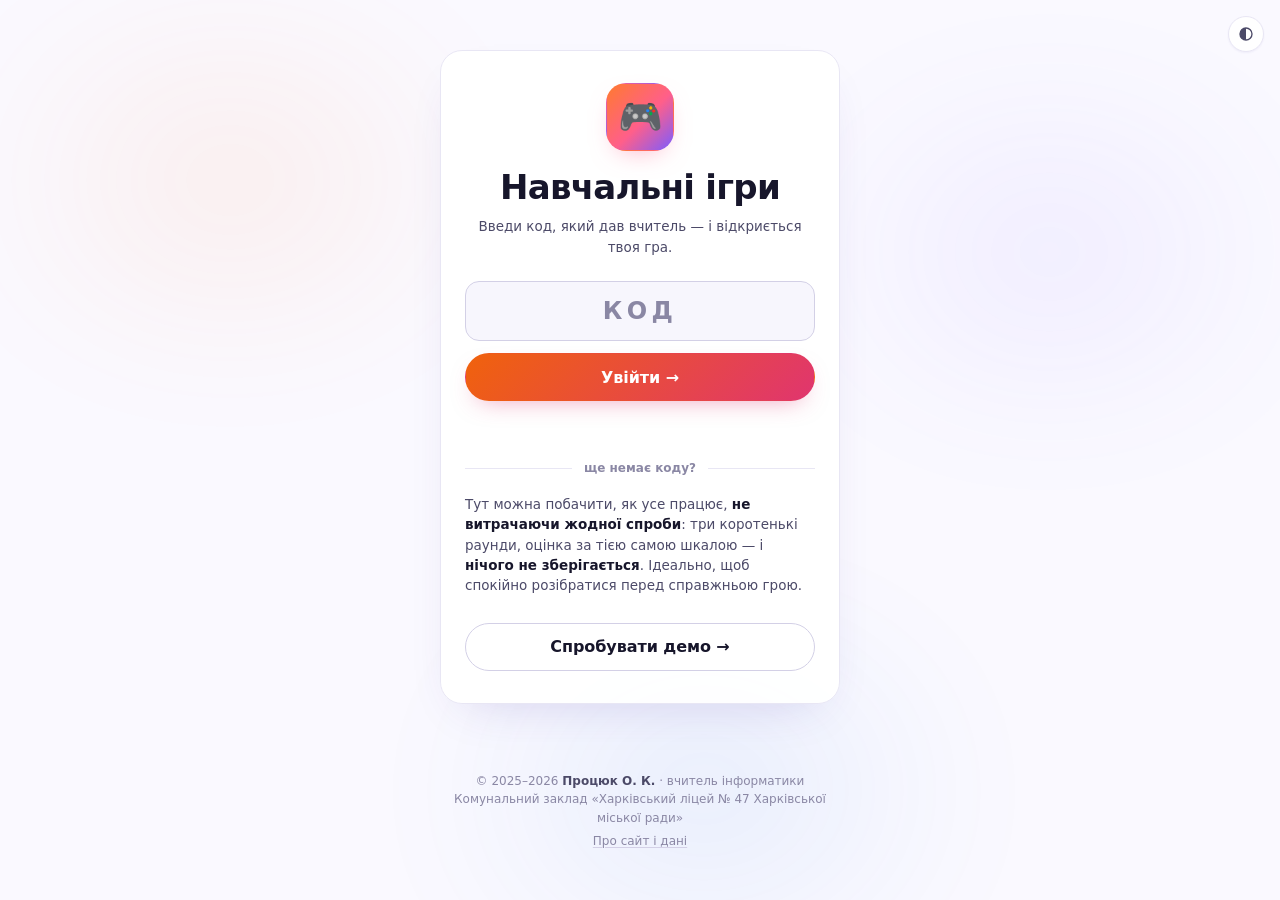
<file: games/grafika-6.html>
<!doctype html>
<html lang="uk">
<head>
<meta charset="utf-8">
<meta name="viewport" content="width=device-width, initial-scale=1">
<title>Графіка: растр, вектор і свідомий вибір — гра для 6 класу</title>
<meta name="description" content="Підсумкова робота ГР 1 та ГР 4: цифрові пристрої, класифікація, етапи створення презентації, цифровий слід і безпека. Для 6 класу.">
<link rel="stylesheet" href="../assets/site.css">
<link rel="stylesheet" href="../assets/game.css">
<script src="../assets/theme.js"></script>
<script src="../supabase-config.js"></script>
<script src="../assets/db.js"></script>
<link rel="icon" href="../favicon.svg" type="image/svg+xml" data-head-v1>
<link rel="apple-touch-icon" href="../apple-touch-icon.png">
</head>
<body>
<div class="app">
  <div class="top">
    <div class="logo"><span class="dot"></span>Графіка 6</div>
    <div class="spacer"></div>
    <div class="dots" id="dots" aria-hidden="true"></div>
    <div class="stars">⭐ <b id="stars">0</b></div>
  </div>

  <div class="card">
    <div class="head">
      <div class="bit" aria-hidden="true">🛸</div>
      <div class="bubble" id="say">Привіт! Я дрон <b>Байт</b>. Перевіримо, чи вмієш ти обирати інструмент <b>свідомо</b>.</div>
    </div>
    <div class="stage" id="stage"></div>
    <div class="actions" style="padding:0 18px 22px">
      <button class="btn" id="next">Почати →</button>
    </div>
  </div>

  <footer>Підсумкова робота ГР 3 · «Графіка: свідомий вибір» · 6 клас<br><span class="sig" data-sig>© 2025–2026 Процюк О. К. · вчитель інформатики · Харківський ліцей № 47</span><br><a class="doclink" data-doc href="../about.html">Про сайт і дані</a></footer>
</div>
<div class="flash" id="flash" aria-hidden="true">⭐</div>

<script>
(() => {
  "use strict";
  const PLAY = (()=>{ try{ return JSON.parse(sessionStorage.getItem('play')||'null'); }catch(e){ return null; } })();
  if(!PLAY || PLAY.game_slug !== 'grafika-6'){ location.replace('../index.html'); return; }
  (function(){ var s0=document.getElementById('say'); if(s0) s0.innerHTML='Привіт, <b>'+(PLAY.student_name||'друже')+'</b>! Я дрон Байт. Це підсумкова гра ГР 3 з теми «Графічні зображення». Тут важливо не швидкість, а <b>свідомий вибір</b>. Спроб лишилось: <b>'+(PLAY.remaining!=null?PLAY.remaining:'?')+'</b>.'; })();
  const $ = id => document.getElementById(id);
  const stage=$("stage"), say=$("say"), nextBtn=$("next"), starsEl=$("stars"), dotsEl=$("dots");
  let stars=0, round=0, mistakes=0;
  const TOTAL_ROUNDS=5;
  const MAX=27; // 6 + 6 + 5 + 4 + 6

  for(let i=0;i<TOTAL_ROUNDS;i++){const d=document.createElement("i"); dotsEl.appendChild(d);}
  const paintDots=()=>{[...dotsEl.children].forEach((d,i)=>{d.className = i<round?"done":(i===round?"on":"");});};

  const addStar = (n=1) => {
    stars+=n; starsEl.textContent=stars;
    const f=$("flash"); f.classList.remove("go"); void f.offsetWidth; f.classList.add("go");
  };
  const bit = html => { say.innerHTML=html; };
  const shuffle = a => { for(let i=a.length-1;i>0;i--){const j=Math.floor(Math.random()*(i+1)); [a[i],a[j]]=[a[j],a[i]];} return a; };

  // ── Універсальний раунд «розклади по папках» ──
  function sortRound(cfg){
    bit(cfg.hint);
    let sel=null, left=cfg.items.length;
    stage.innerHTML=`<p class="task">${cfg.task}</p>
      <div class="pool" id="pool"></div>
      <div class="targets" id="targets"></div>`;
    const pool=$("pool"), targets=$("targets");
    shuffle(cfg.items.slice()).forEach(it=>{
      const b=document.createElement("button"); b.className="tile";
      b.innerHTML=`<span class="ic">${it.ic}</span>${it.n}`;
      b.onclick=()=>{ if(b.classList.contains("gone"))return;
        [...pool.children].forEach(x=>x.classList.remove("sel")); b.classList.add("sel"); targets.classList.add("armed");
        sel=it; sel.el=b;
        bit(`Обрано: <b>${it.n}</b>. ${cfg.pick}`); };
      pool.appendChild(b);
    });
    const counts={}; cfg.folders.forEach(f=>counts[f.name]=0);
    cfg.folders.forEach(f=>{
      const d=document.createElement("div"); d.className="folder"; d.tabIndex=0; d.setAttribute("role","button");
      d.innerHTML=`<div class="fic">${f.ic}</div><div class="fname">${f.name}</div><div class="cnt">0</div>`;
      const act=()=>{
        if(!sel){ bit("Спочатку торкнись <b>картки</b>, потім папки 🙂"); d.classList.add("nope"); setTimeout(()=>d.classList.remove("nope"),300); return; }
        if(sel.f===f.name){
          sel.el.classList.add("gone"); counts[f.name]++; d.querySelector(".cnt").textContent=counts[f.name];
          d.classList.add("hit"); setTimeout(()=>d.classList.remove("hit"),300);
          addStar(); left--; sel=null; targets.classList.remove("armed");
          if(left===0){ bit(cfg.win); done(); } else bit("Правильно! 👍 Далі?");
        } else {
          d.classList.add("nope"); setTimeout(()=>d.classList.remove("nope"),300);
          mistakes++; bit(`Подумай ще: <b>${sel.n}</b> — точно сюди?`);
        }
      };
      d.onclick=act; d.onkeydown=e=>{if(e.key==="Enter"||e.key===" "){e.preventDefault();act();}};
      targets.appendChild(d);
    });
    lockNext();
  }

  // ── Універсальний раунд «познач правильні» ──
  function pickRound(cfg){
    bit(cfg.hint);
    let found=0; const total=cfg.items.filter(x=>x.ok).length;
    stage.innerHTML=`<p class="task">${cfg.task}</p><div class="pool" id="pool"></div>`;
    const pool=$("pool");
    shuffle(cfg.items.slice()).forEach(it=>{
      const b=document.createElement("button"); b.className="tile"; b.style.minWidth="160px";
      // ⚠️ Іконка НЕ показує правильність: у всіх плиток однаковий порожній
      //    квадратик. Галочка з'являється лише після правильного вибору.
      //    it.ic у даних лишено, але свідомо НЕ рендериться — інакше
      //    учень набирав би повний бал, клікаючи по ✅ й не читаючи тексту.
      b.innerHTML=`<span class="pbox" aria-hidden="true">\u2713</span>${it.n}`;
      b.onclick=()=>{
        if(b.dataset.done)return;
        if(it.ok){ b.classList.add("ok"); b.dataset.done=1; addStar(); found++;
          bit("Так, правильно ✅"); if(found===total){ bit(cfg.win); done(); } }
        else { const bx=b.querySelector(".pbox"); b.classList.add("err");
          if(bx) bx.textContent="\u2715";
          setTimeout(()=>{ b.classList.remove("err"); if(bx) bx.textContent="\u2713"; },900);
          mistakes++; bit(`Ні — <b>${it.n}</b>: ${it.s}.`); }
      };
      pool.appendChild(b);
    });
    lockNext();
  }

  // ── Раунд «розстав по порядку» ──
  function orderRound(cfg){
    bit(cfg.hint);
    let step=0;
    stage.innerHTML=`<p class="task">${cfg.task}</p><div class="pool" id="pool"></div>`;
    const pool=$("pool");
    shuffle(cfg.steps.slice()).forEach(it=>{
      const b=document.createElement("button"); b.className="tile"; b.style.minWidth="200px";
      b.innerHTML=`<span class="ic">${it.ic}</span>${it.n}`;
      b.onclick=()=>{
        if(b.dataset.done)return;
        if(it.i===step){
          step++; b.dataset.done=1; b.classList.add("ok");
          b.insertAdjacentHTML("afterbegin",`<span class="num">${step}</span>`);
          addStar();
          if(step===cfg.steps.length){ bit(cfg.win); done(); }
          else bit(`Так! Крок ${step} правильний. Що далі?`);
        } else {
          b.classList.add("err"); setTimeout(()=>b.classList.remove("err"),400);
          mistakes++; bit(`Ні, це не крок ${step+1}. Подумай, що робимо <b>раніше</b>.`);
        }
      };
      pool.appendChild(b);
    });
    lockNext();
  }

  // ═══════════ РАУНД 1 — Растр чи вектор під задачу ═══════════
  function round1(){
    sortRound({
      task:"Який вид графіки доцільний для цієї задачі? 🎨",
      hint:"Згадай: <b>вектор</b> масштабується без утрати якості, <b>растр</b> передає реальність. Спершу торкнись картки, потім — папки.",
      pick:"Тут потрібен вектор чи растр?",
      win:"Чудово! Ти обираєш вид графіки під задачу, а не навмання ✨",
      folders:[{name:"Вектор",ic:"📐"},{name:"Растр",ic:"🖼️"}],
      items:[
        {n:"Логотип школи на банер",ic:"🏫",f:"Вектор"},
        {n:"Піктограми застосунків",ic:"📱",f:"Вектор"},
        {n:"Креслення деталі",ic:"📏",f:"Вектор"},
        {n:"Фото класу",ic:"📷",f:"Растр"},
        {n:"Репродукція картини",ic:"🖌️",f:"Растр"},
        {n:"Скан сторінки зошита",ic:"📄",f:"Растр"}
      ]
    });
  }

  // ═══════════ РАУНД 2 — Чим малювати цей елемент (ядро ГР 3) ═══════════
  function round2(){
    sortRound({
      task:"Чим краще зробити цей елемент? 🛠️",
      hint:"Головний раунд. <b>Крива Безьє</b> — для плавного; <b>примітив</b> — для геометричного; <b>копіювання</b> — для того, що повторюється.",
      pick:"Яким засобом це зробити найрозумніше?",
      win:"Це і є свідомий вибір інструмента! 🎯",
      folders:[{name:"Крива Безьє",ic:"〰️"},{name:"Готовий примітив",ic:"▭"},{name:"Копіювання",ic:"⧉"}],
      items:[
        {n:"Плавне стебло квітки",ic:"🌱",f:"Крива Безьє"},
        {n:"Хвиля на морі",ic:"🌊",f:"Крива Безьє"},
        {n:"Прямокутне вікно будинку",ic:"🪟",f:"Готовий примітив"},
        {n:"Сонце — рівне коло",ic:"☀️",f:"Готовий примітив"},
        {n:"Вісім однакових пелюсток",ic:"🌸",f:"Копіювання"},
        {n:"Ряд однакових плиток орнаменту",ic:"🧱",f:"Копіювання"}
      ]
    });
  }

  // ═══════════ РАУНД 3 — Порядок дій ═══════════
  function round3(){
    orderRound({
      task:"Розстав кроки створення векторного зображення 1 → 5",
      hint:"Натискай кроки <b>в правильному порядку</b>. Пам'ятай, без якого кроку нічого не працює.",
      win:"Так! Без векторного шару не було б чого малювати 🏁",
      steps:[
        {i:0,n:"Створити новий файл",ic:"📄"},
        {i:1,n:"Додати векторний шар",ic:"🗂️"},
        {i:2,n:"Намалювати об'єкти",ic:"✏️"},
        {i:3,n:"Упорядкувати й згрупувати",ic:"📐"},
        {i:4,n:"Зберегти як SVG",ic:"💾"}
      ]
    });
  }

  // ═══════════ РАУНД 4 — Засобом програми чи «на око» ═══════════
  function round4(){
    pickRound({
      task:"Познач те, що роблять ЗАСОБОМ програми, а не на око 🎯",
      hint:"Свідомо — це коли точність дає <b>програма</b>, а не рука з мишею.",
      win:"Правильно! Точність — робота програми, а не ока 💪",
      items:[
        {n:"Вирівняти 5 квіток у ряд — Компонування", ok:true},
        {n:"Однакова відстань — Інтервал", ok:true},
        {n:"Два однакові прямокутники — числа в Геометрії", ok:true},
        {n:"Розподілити по вертикалі — Розподілити", ok:true},
        {n:"Підганяти мишею, доки не «схоже»", ok:false,s:"це не точність, а здогад"},
        {n:"Прикласти лінійку до екрана", ok:false,s:"екран показує не справжній розмір"},
        {n:"Копіювати й трохи посунути кожен", ok:false,s:"відстані вийдуть різними"}
      ]
    });
  }

  // ═══════════ РАУНД 5 — У чому зберігати ═══════════
  function round5(){
    sortRound({
      task:"У якому форматі це зберегти? 💾",
      hint:"Останній раунд. <b>SVG</b> — вектор; <b>PNG</b> — готовий результат; <b>KRA/PSD</b> — робочий файл із шарами.",
      pick:"Який формат тут доцільний?",
      win:"Ти справжній знавець графіки! 🏆",
      folders:[{name:"SVG",ic:"📐"},{name:"PNG",ic:"🖼️"},{name:"KRA / PSD",ic:"🗂️"}],
      items:[
        {n:"Логотип для друку на банері",ic:"🏷️",f:"SVG"},
        {n:"Векторний малюнок для сайту",ic:"🌐",f:"SVG"},
        {n:"Готова робота для Classroom",ic:"📤",f:"PNG"},
        {n:"Скріншот екрана з результатом",ic:"📸",f:"PNG"},
        {n:"Файл, який ще будемо редагувати",ic:"🔧",f:"KRA / PSD"},
        {n:"Малюнок із кількома шарами",ic:"🧅",f:"KRA / PSD"}
      ]
    });
  }

  // ═══════════════ Фінал ═══════════════
  function finale(){
    dotsEl.querySelectorAll("i").forEach(d=>d.className="done");
    document.querySelector(".card .actions").style.display="none";
    const earned = Math.max(0, MAX - mistakes);
    const localGrade = Math.max(1, Math.round(1+11*earned/MAX));
    say.innerHTML="Зберігаю твій результат… ⏳";
    stage.innerHTML='<div class="win"><div class="big">⏳</div><h2>Рахуємо оцінку…</h2></div>';
    const finish = (grade, remaining, note) => {
      const canRetry = remaining > 0;
      say.innerHTML="Ти пройшов гру підсумкової роботи ГР 3! 🎉";
      stage.innerHTML=`<div class="win">
        <div class="big">🏆</div>
        <h2>Готово!</h2>
        <div class="score">⭐ ${earned} / ${MAX} (помилок: ${mistakes})</div>
        <div class="score" style="color:var(--ok)">Оцінка за гру: ${grade} / 12</div>
        <p>${note}</p>
        <p style="opacity:.75;font-size:14px">Це <b>перша</b> частина роботи. Друга — твоє власне зображення на уроці.</p>
        ${canRetry ? '<button class="btn" id="again">Спробувати ще раз ↺</button>' : '<button class="btn ghost" id="home">Вийти ↩</button>'}
      </div>`;
      const again=$("again"); if(again) again.onclick=()=>{ stars=0; round=0; mistakes=0; starsEl.textContent=0;
        document.querySelector(".card .actions").style.display="flex";
        nextBtn.textContent="Почати →"; nextBtn.disabled=false; paintDots();
        say.innerHTML="Ще спроба — покажи максимум! 🚀"; stage.innerHTML=""; };
      const home=$("home"); if(home) home.onclick=()=>{ location.href="../index.html"; };
    };
    if(window.submitResult){
      window.submitResult(earned).then(res=>{
        if(res && res.ok){
          finish(res.grade, (res.remaining!=null?res.remaining:0),
            (res.remaining>0 ? ("Залишилось спроб: "+res.remaining+" — можеш покращити.") : "Спроби використано. Зараховано найкращий результат."));
        } else if(res && res.error && /вичерпано/i.test(res.error)){
          finish(localGrade, 0, "Ти вже використав усі спроби.");
        } else {
          finish(localGrade, 0, "Не вдалося зберегти — покажи результат вчителю.");
        }
      }).catch(()=>finish(localGrade,0,"Не вдалося зберегти — покажи результат вчителю."));
    } else {
      finish(localGrade, 0, "Демо-режим.");
    }
  }

  // ═══════════════ Керування раундами ═══════════════
  const rounds=[round1,round2,round3,round4,round5];
  function lockNext(){ nextBtn.disabled=true; nextBtn.textContent="Виконуй завдання…"; }
  function done(){ nextBtn.disabled=false; nextBtn.textContent = round<TOTAL_ROUNDS-1 ? "Далі →" : "Фінал 🏁"; }

  nextBtn.onclick=()=>{
    if(round>=TOTAL_ROUNDS){ return; }
    if(nextBtn.textContent.startsWith("Почати") || nextBtn.textContent.startsWith("Далі") || nextBtn.textContent.startsWith("Фінал")){
      if(nextBtn.textContent.startsWith("Далі") || nextBtn.textContent.startsWith("Фінал")) round++;
      if(round>=TOTAL_ROUNDS){ finale(); return; }
      paintDots(); rounds[round]();
    }
  };
  paintDots();
})();
</script>
</body>
</html>
</file>
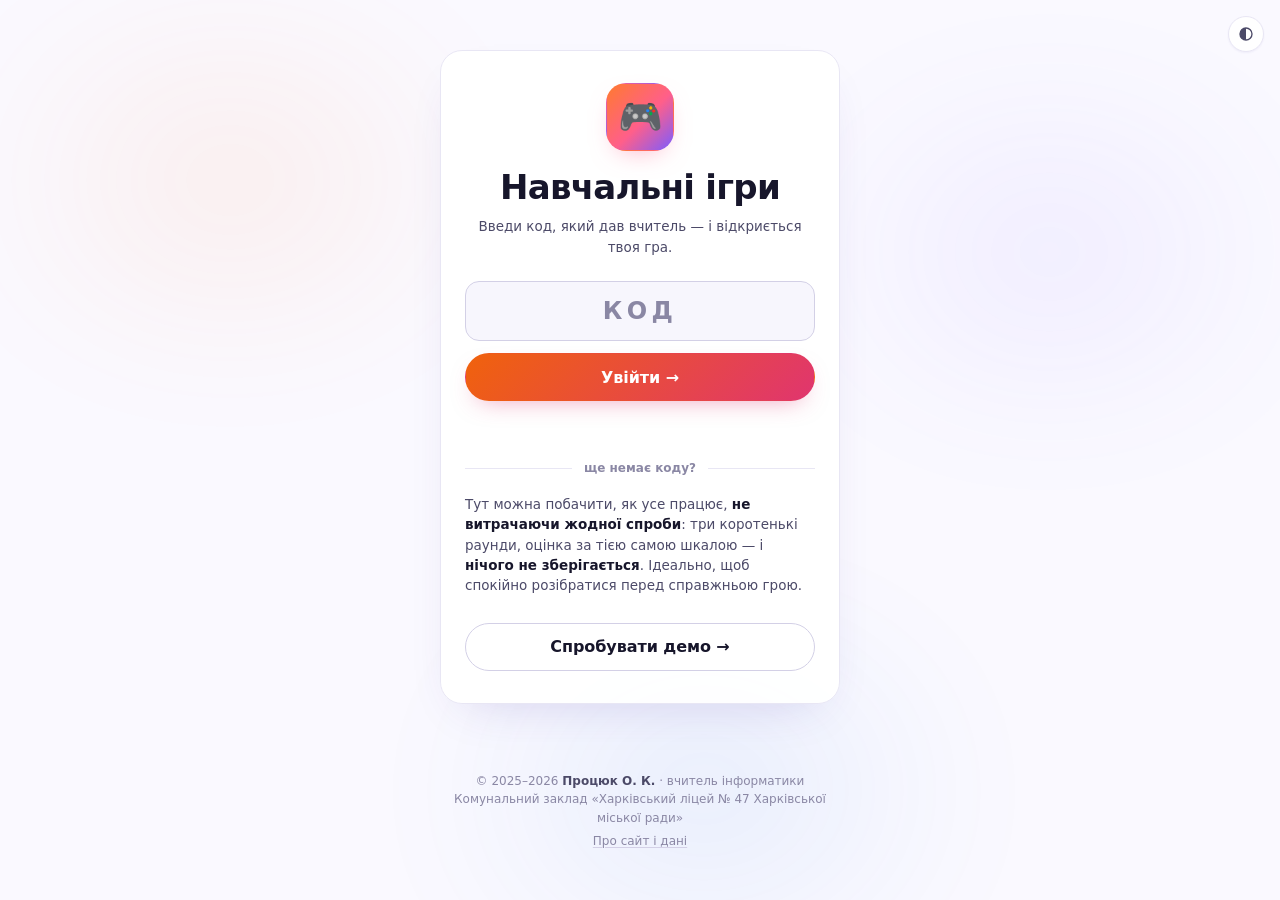
<file: games/koduvannya-8.html>
<!doctype html>
<html lang="uk">
<head>
<meta charset="utf-8">
<meta name="viewport" content="width=device-width, initial-scale=1">
<title>Кодування даних: біти, байти й обчислення — гра для 8 класу</title>
<meta name="description" content="Підсумкова робота ГР 1: двійковий код, біт і байт, переходи між одиницями, довжина коду тексту, розмір BMP. Для 8 класу.">
<link rel="stylesheet" href="../assets/site.css">
<link rel="stylesheet" href="../assets/game.css">
<script src="../assets/theme.js"></script>


<script src="../supabase-config.js"></script>
<script src="../assets/db.js"></script>
<link rel="icon" href="../favicon.svg" type="image/svg+xml" data-head-v1>
<link rel="apple-touch-icon" href="../apple-touch-icon.png">
</head>
<body>
<div class="app">
  <div class="top">
    <div class="logo"><span class="dot"></span>Кодування 8</div>
    <div class="spacer"></div>
    <div class="dots" id="dots" aria-hidden="true"></div>
    <div class="stars">⭐ <b id="stars">0</b></div>
  </div>

  <div class="card">
    <div class="head">
      <div class="bit" aria-hidden="true">01</div>
      <div class="bubble" id="say">Це підсумкова робота ГР 1. П'ять раундів: біти, байти, одиниці, довжина коду.</div>
    </div>
    <div class="stage" id="stage"></div>
    <p class="helper">Ваги розрядів: <b>128 64 32 16 8 4 2 1</b> · 1 Б = 8 б · 1 кБ = 1024 Б · 1 МБ = 1024 кБ</p>
    <div class="actions" style="padding:0 18px 22px">
      <button class="btn" id="next">Почати →</button>
    </div>
  </div>

  <footer>Підсумкова робота ГР 1 · «Кодування даних» · 8 клас · § 1.3<br><span class="sig" data-sig>© 2025–2026 Процюк О. К. · вчитель інформатики · Харківський ліцей № 47</span><br><a class="doclink" data-doc href="../about.html">Про сайт і дані</a></footer>
</div>
<div class="flash" id="flash" aria-hidden="true">⭐</div>

<script>
(() => {
  "use strict";
  const PLAY = (()=>{ try{ return JSON.parse(sessionStorage.getItem('play')||'null'); }catch(e){ return null; } })();
  if(!PLAY || PLAY.game_slug !== 'koduvannya-8'){ location.replace('../index.html'); return; }
  (function(){ var s0=document.getElementById('say'); if(s0) s0.innerHTML=
    'Привіт, <b>'+(PLAY.student_name||'друже')+'</b>! Це <b>підсумкова робота ГР 1</b> з теми «Кодування даних». '
    +'П\u2019ять раундів: прочитати байт, число \u2194 байт, переходи між одиницями, довжина коду тексту, розмір BMP. '
    +'Кожна <b>помилкова</b> спроба знімає одну зірочку, тому рахуй, а не вгадуй. '
    +'Спроб лишилось: <b>'+(PLAY.remaining!=null?PLAY.remaining:'?')+'</b>.'; })();

  const $ = id => document.getElementById(id);
  const stage=$("stage"), say=$("say"), nextBtn=$("next"), starsEl=$("stars"), dotsEl=$("dots");
  let stars=0, round=0, mistakes=0;
  const TOTAL_ROUNDS=5;
  const MAX=18; // 4 + 4 + 5 + 3 + 2

  for(let i=0;i<TOTAL_ROUNDS;i++){const d=document.createElement("i"); dotsEl.appendChild(d);}
  const paintDots=()=>{[...dotsEl.children].forEach((d,i)=>{d.className = i<round?"done":(i===round?"on":"");});};

  const addStar = (n=1) => {
    stars+=n; starsEl.textContent=stars;
    const f=$("flash"); f.classList.remove("go"); void f.offsetWidth; f.classList.add("go");
  };
  const bit = html => { say.innerHTML=html; };
  const shuffle = a => { for(let i=a.length-1;i>0;i--){const j=Math.floor(Math.random()*(i+1)); [a[i],a[j]]=[a[j],a[i]];} return a; };

  // ── Раунд із числовою відповіддю (завдання одне за одним) ──
  function numRound(cfg){
    bit(cfg.hint);
    let i=0;
    const render=()=>{
      const it=cfg.items[i];
      stage.innerHTML=`<p class="task">${cfg.task}</p>
        <div class="qbox">
          <div class="qnum">Завдання ${i+1} з ${cfg.items.length}</div>
          <div class="qtext">${it.q}</div>
          <div class="qrow">
            <input class="num-in" id="ans" type="text" inputmode="numeric" autocomplete="off"
                   placeholder="?" aria-label="Твоя відповідь">
            ${it.u ? `<span class="unit">${it.u}</span>` : ``}
            <button class="btn" id="chk">Перевірити</button>
          </div>
          <div class="verdict" id="vd">Уведи число й натисни «Перевірити» (або Enter).</div>
        </div>`;
      const inp=$("ans"), vd=$("vd"), chk=$("chk");
      try{ inp.focus(); }catch(e){}
      const check=()=>{
        const raw=(inp.value||"").replace(/\s|\u00a0/g,"").replace(",",".");
        if(raw===""){ vd.textContent="Спочатку введи число \u{1F642}"; return; }
        const val=Number(raw);
        if(!isFinite(val)){ vd.textContent="Це не схоже на число. Спробуй ще."; return; }
        if(Math.abs(val-it.a) < 1e-9){
          addStar();
          vd.innerHTML='<b style="color:var(--ok)">Правильно \u2705</b>' + (it.ok?(" "+it.ok):"");
          inp.disabled=true; chk.disabled=true;
          i++;
          if(i>=cfg.items.length){ bit(cfg.win); done(); }
          else setTimeout(render, 900);
        } else {
          mistakes++;
          vd.innerHTML='<b style="color:var(--bad)">Ні.</b> ' + it.tip;
          try{ inp.select(); }catch(e){}
        }
      };
      chk.onclick=check;
      inp.onkeydown=e=>{ if(e.key==="Enter"){ e.preventDefault(); check(); } };
    };
    render(); lockNext();
  }

  // ── Раунд «познач правильні» ──
  function pickRound(cfg){
    bit(cfg.hint);
    let found=0; const total=cfg.items.filter(x=>x.ok).length;
    stage.innerHTML=`<p class="task">${cfg.task}</p><div class="pool" id="pool"></div>`;
    const pool=$("pool");
    shuffle(cfg.items.slice()).forEach(it=>{
      const b=document.createElement("button"); b.className="tile"; b.style.minWidth="210px";
      // ⚠️ Іконка НЕ показує правильність: у всіх плиток однаковий порожній
      //    квадратик. Галочка з'являється лише після правильного вибору.
      //    it.ic у даних лишено, але свідомо НЕ рендериться — інакше
      //    учень набирав би повний бал, клікаючи по ✅ й не читаючи тексту.
      b.innerHTML=`<span class="pbox" aria-hidden="true">\u2713</span>${it.n}`;
      b.onclick=()=>{
        if(b.dataset.done)return;
        if(it.ok){ b.classList.add("ok"); b.dataset.done=1; addStar(); found++;
          bit("Так, ця пара правильна \u2705"); if(found===total){ bit(cfg.win); done(); } }
        else { const bx=b.querySelector(".pbox"); b.classList.add("err");
          if(bx) bx.textContent="\u2715";
          setTimeout(()=>{ b.classList.remove("err"); if(bx) bx.textContent="\u2713"; },900);
          mistakes++; bit(`Ні \u2014 <b>${it.n}</b>: ${it.s}.`); }
      };
      pool.appendChild(b);
    });
    lockNext();
  }

  // ═══════════ РАУНД 1 — Прочитай байт (двійкова → десяткова) ═══════════
  function round1(){
    numRound({
      task:"Прочитай двійковий запис \u2014 запиши число в десятковій системі",
      hint:"Підпиши під одиницями їхні <b>ваги</b> (128 64 32 16 8 4 2 1) і <b>додай</b> лише ті, де стоїть 1.",
      win:"Раунд 1 пройдено. Читати байт ти вмієш \u{1F44D}",
      items:[
        {q:"Яке десяткове число записано як <code>1011</code>?", a:11,
         tip:"Ваги справа наліво: 1, 2, 4, 8. Додай ті, де стоїть одиниця.",
         ok:"8 + 2 + 1 = 11"},
        {q:"Яке десяткове число записано як <code>10010</code>?", a:18,
         tip:"Тут п\u2019ять розрядів: ваги 16, 8, 4, 2, 1. Не забудь нуль у середині \u2014 він нічого не додає.",
         ok:"16 + 2 = 18"},
        {q:"Яке десяткове число записано байтом <code>00010100</code>?", a:20,
         tip:"Провідні нулі нічого не змінюють. Дивись, під якими одиницями стоять ваги 16 і 4.",
         ok:"16 + 4 = 20"},
        {q:"Яке десяткове число записано байтом <code>01100100</code>?", a:100,
         tip:"Ваги: 128 64 32 16 8 4 2 1. Одиниці стоять під 64, 32 і 4.",
         ok:"64 + 32 + 4 = 100"}
      ]
    });
  }

  // ═══════════ РАУНД 2 — Число ↔ байт ═══════════
  function round2(){
    pickRound({
      task:"Познач усі ПРАВИЛЬНІ пари «число \u2014 байт» \u{1F50E}",
      hint:"Правильних пар <b>чотири</b>. Пам\u2019ятай: нулі дописують <b>злiва</b>, і в байті рівно вісім цифр.",
      win:"Раунд 2 пройдено. Ти бачиш підміну в записі байта \u{1F3AF}",
      items:[
        {n:"5 = 00000101", ok:true},
        {n:"13 = 00001101", ok:true},
        {n:"20 = 00010100", ok:true},
        {n:"63 = 00111111", ok:true},
        {n:"5 = 10100000", ok:false, s:"нулі дописано праворуч, і це вже 160, а не 5"},
        {n:"100 = 01100101", ok:false, s:"64+32+4+1 = 101, а не 100"},
        {n:"18 = 00011000", ok:false, s:"16+8 = 24, а не 18"}
      ]
    });
  }

  // ═══════════ РАУНД 3 — Переходи між одиницями ═══════════
  function round3(){
    numRound({
      task:"Переходи між одиницями \u2014 запиши лише число",
      hint:"До <b>менших</b> одиниць \u2014 множимо, до <b>більших</b> \u2014 ділимо. Біт\u2194байт \u2014 <b>8</b>, решта щаблів \u2014 <b>1024</b>.",
      win:"Раунд 3 пройдено \u2014 і це половина роботи \u{1F4AA}",
      items:[
        {q:"<code>5 Б</code> \u2014 це скільком бітам?", a:40, u:"б",
         tip:"Байт \u2192 біт: множимо на 8, а не на 1024.", ok:"5 \u00b7 8 = 40"},
        {q:"<code>4096 Б</code> \u2014 це скільком кілобайтам?", a:4, u:"кБ",
         tip:"До більших одиниць \u2014 ділимо. На 1024.", ok:"4096 : 1024 = 4"},
        {q:"<code>2 кБ</code> \u2014 це скільком байтам?", a:2048, u:"Б",
         tip:"До менших одиниць \u2014 множимо на 1024. Не на 1000.", ok:"2 \u00b7 1024 = 2048"},
        {q:"<code>10 кБ</code> \u2014 це скільком <b>бітам</b>?", a:81920, u:"б",
         tip:"Тут ДВА щаблі: спершу кБ \u2192 Б (\u00b71024), потім Б \u2192 б (\u00b78).", ok:"10 \u00b7 1024 = 10 240 Б \u2192 \u00b7 8 = 81 920"},
        {q:"<code>3 МБ</code> \u2014 це скільком байтам?", a:3145728, u:"Б",
         tip:"Іди щаблями: МБ \u2192 кБ \u2192 Б. Обидва множники по 1024.", ok:"3 \u00b7 1024 = 3072 кБ \u2192 \u00b7 1024 = 3 145 728"}
      ]
    });
  }

  // ═══════════ РАУНД 4 — Довжина коду тексту ═══════════
  function round4(){
    numRound({
      task:"Довжина двійкового коду тексту (кодування Windows-1251)",
      hint:"У Windows-1251 <b>один символ = один байт</b>. Пропуски й знаки \u2014 теж символи.",
      win:"Раунд 4 пройдено. Прийом «поверхи» працює \u{1F3E0}",
      items:[
        {q:"Скільком <b>байтам</b> дорівнює код повідомлення <code>Біт і байт</code>?", a:10, u:"Б",
         tip:"Порахуй КОЖЕН знак, разом із пропусками. Їх тут два.", ok:"10 символів \u2192 10 Б"},
        {q:"А скільком <b>бітам</b> дорівнює код того самого повідомлення?", a:80, u:"б",
         tip:"Байт \u2192 біт: множимо на 8.", ok:"10 \u00b7 8 = 80"},
        {q:"У рядку 60 символів, на сторінці 40 рядків, у тексті 20 сторінок. Скільком <b>байтам</b> дорівнює код тексту?", a:48000, u:"Б",
         tip:"«Поверхи»: символ \u2192 рядок \u2192 сторінка \u2192 текст. Кожен крок \u2014 одне множення.",
         ok:"60 \u00b7 40 = 2400 \u2192 \u00b7 20 = 48 000"}
      ]
    });
  }

  // ═══════════ РАУНД 5 — Розмір BMP ═══════════
  function round5(){
    numRound({
      task:"Розмір файлу BMP \u2014 останній раунд",
      hint:"У 24-розрядному рисунку піксель \u2014 <b>3 байти</b>. Довжина рядка мусить бути <b>кратна 4</b>: залишок 1 \u2192 +3, залишок 2 \u2192 +2, залишок 3 \u2192 +1.",
      win:"Усі п\u2019ять раундів пройдено! Тисни «Фінал» \u{1F3C1}",
      items:[
        {q:"24-розрядний BMP, ширина <b>25</b> пікселів. Скільком байтам дорівнює <b>один рядок із вирівнюванням</b>?", a:76, u:"Б",
         tip:"25 \u00b7 3 = 75. Тепер: 75 = 4\u00b718 + 3, отже залишок 3 \u2192 додати 1.",
         ok:"75 + 1 = 76"},
        {q:"Той самий рисунок має висоту <b>20</b> пікселів. Який <b>розмір файлу</b> в байтах (заголовок \u2014 54 Б)?", a:1574, u:"Б",
         tip:"Рядок із вирівнюванням \u2014 76 Б. Помнож на кількість рядків і додай заголовок 54 Б.",
         ok:"20 \u00b7 76 = 1520 \u2192 + 54 = 1574"}
      ]
    });
  }

  // ═══════════════ Фінал ═══════════════
  function finale(){
    dotsEl.querySelectorAll("i").forEach(d=>d.className="done");
    document.querySelector(".card .actions").style.display="none";
    const earned = Math.max(0, MAX - mistakes);
    const localGrade = Math.max(1, Math.round(1+11*earned/MAX));
    say.innerHTML="Зберігаю твій результат\u2026 \u23f3";
    stage.innerHTML='<div class="win"><div class="big">\u23f3</div><h2>Рахуємо оцінку\u2026</h2></div>';
    const finish = (grade, remaining, note) => {
      const canRetry = remaining > 0;
      say.innerHTML="Підсумкову роботу ГР 1 завершено! \u{1F389}";
      stage.innerHTML=`<div class="win">
        <div class="big">\u{1F3C6}</div>
        <h2>Готово!</h2>
        <div class="score">\u2b50 ${earned} / ${MAX} (помилок: ${mistakes})</div>
        <div class="score" style="color:var(--ok)">Оцінка: ${grade} / 12</div>
        <p>${note}</p>
        <p style="opacity:.75;font-size:14px">Цей бал іде у свідоцтво досягнень за <b>ГР 1 \u2014 опрацювання даних</b>.</p>
        ${canRetry ? '<button class="btn" id="again">Спробувати ще раз \u21ba</button>' : '<button class="btn ghost" id="home">Вийти \u21a9</button>'}
      </div>`;
      const again=$("again"); if(again) again.onclick=()=>{ stars=0; round=0; mistakes=0; starsEl.textContent=0;
        document.querySelector(".card .actions").style.display="flex";
        nextBtn.textContent="Почати \u2192"; nextBtn.disabled=false; paintDots();
        say.innerHTML="Ще спроба \u2014 цього разу рахуй уважніше \u{1F680}"; stage.innerHTML=""; };
      const home=$("home"); if(home) home.onclick=()=>{ location.href="../index.html"; };
    };
    if(window.submitResult){
      window.submitResult(earned).then(res=>{
        if(res && res.ok){
          finish(res.grade, (res.remaining!=null?res.remaining:0),
            (res.remaining>0 ? ("Залишилось спроб: "+res.remaining+" \u2014 можеш покращити.") : "Спроби використано. Зараховано найкращий результат."));
        } else if(res && res.error && /вичерпано/i.test(res.error)){
          finish(localGrade, 0, "Ти вже використав усі спроби.");
        } else {
          finish(localGrade, 0, "Не вдалося зберегти \u2014 покажи результат вчителю.");
        }
      }).catch(()=>finish(localGrade,0,"Не вдалося зберегти \u2014 покажи результат вчителю."));
    } else {
      finish(localGrade, 0, "Демо-режим.");
    }
  }

  // ═══════════════ Керування раундами ═══════════════
  const rounds=[round1,round2,round3,round4,round5];
  function lockNext(){ nextBtn.disabled=true; nextBtn.textContent="Виконуй завдання\u2026"; }
  function done(){ nextBtn.disabled=false; nextBtn.textContent = round<TOTAL_ROUNDS-1 ? "Далі \u2192" : "Фінал \u{1F3C1}"; }

  nextBtn.onclick=()=>{
    if(round>=TOTAL_ROUNDS){ return; }
    if(nextBtn.textContent.startsWith("Почати") || nextBtn.textContent.startsWith("Далі") || nextBtn.textContent.startsWith("Фінал")){
      if(nextBtn.textContent.startsWith("Далі") || nextBtn.textContent.startsWith("Фінал")) round++;
      if(round>=TOTAL_ROUNDS){ finale(); return; }
      paintDots(); rounds[round]();
    }
  };
  paintDots();
})();
</script>
</body>
</html>
</file>
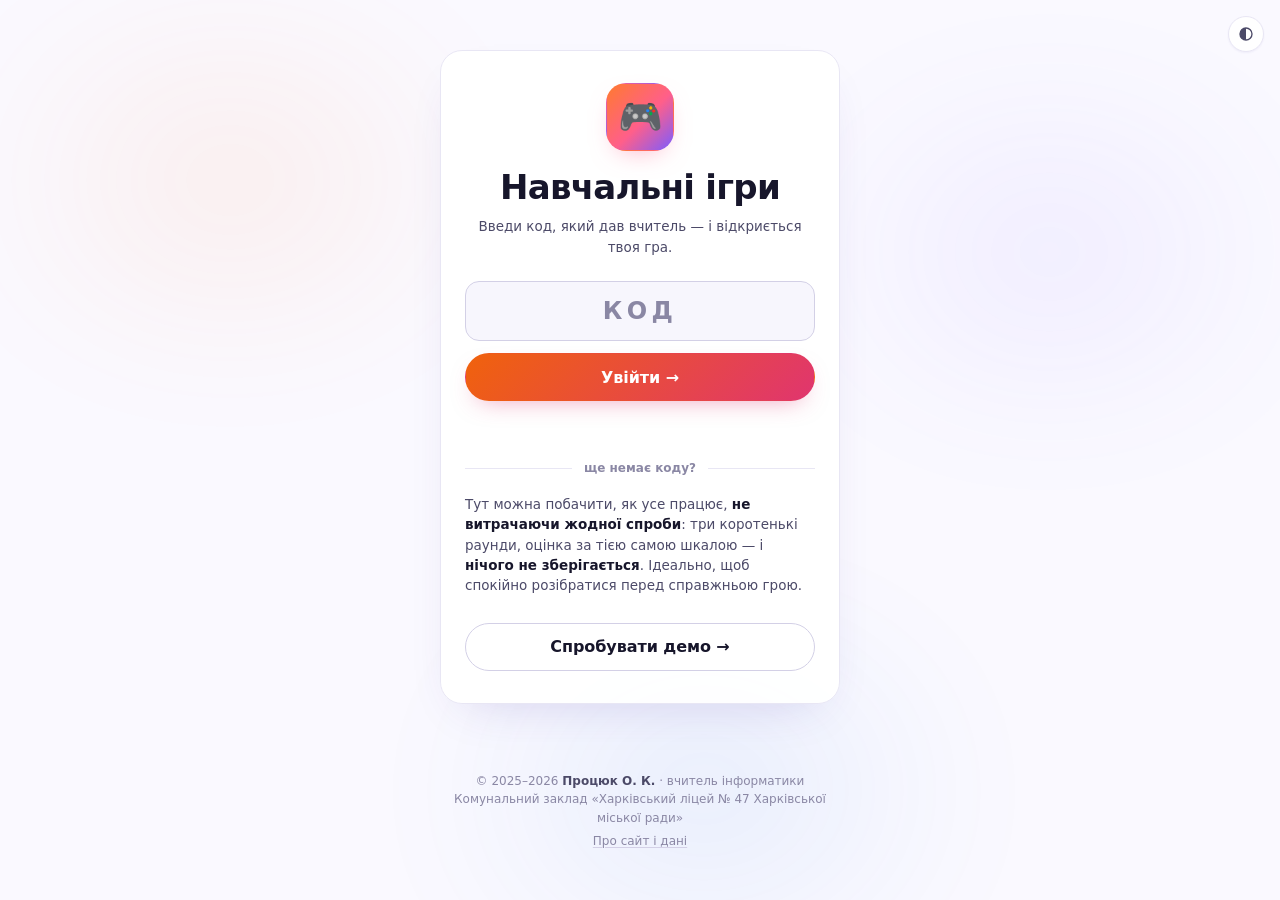
<file: games/naved-lad.html>
<!doctype html>
<html lang="uk">
<head>
<meta charset="utf-8">
<meta name="viewport" content="width=device-width, initial-scale=1">
<title>Наведи лад — гра для 5 класу</title>
<meta name="description" content="Інтерактивний тренажер до теми «Операційна система, файли та папки»: сортування файлів по папках, правильні імена файлів, операції та Кошик. Для 5 класу.">
<link rel="stylesheet" href="../assets/site.css">
<link rel="stylesheet" href="../assets/game.css">
<script src="../assets/theme.js"></script>
<script src="../supabase-config.js"></script>
<script src="../assets/db.js"></script>
<link rel="icon" href="../favicon.svg" type="image/svg+xml" data-head-v1>
<link rel="apple-touch-icon" href="../apple-touch-icon.png">
</head>
<body>
<div class="app">
  <div class="top">
    <div class="logo"><span class="dot"></span>Наведи лад</div>
    <div class="spacer"></div>
    <div class="dots" id="dots" aria-hidden="true"></div>
    <div class="stars">⭐ <b id="stars">0</b></div>
  </div>

  <div class="card">
    <div class="head">
      <div class="bit bit-img" aria-hidden="true"><img src="../bit.svg" alt="" width="56" height="56"></div>
      <div class="bubble" id="say">Привіт! Я робот <b>Біт</b>. Мій комп'ютер геть заплутався — допоможеш навести лад?</div>
    </div>
    <div class="stage" id="stage"></div>
    <div class="actions" style="padding:0 18px 22px">
      <button class="btn" id="next">Почати →</button>
    </div>
  </div>

  <footer>Тренажер до теми «Операційна система, файли та папки» · 5 клас<br><span class="sig" data-sig>© 2025–2026 Процюк О. К. · вчитель інформатики · Харківський ліцей № 47</span><br><a class="doclink" data-doc href="../about.html">Про сайт і дані</a></footer>
</div>
<div class="flash" id="flash" aria-hidden="true">⭐</div>

<script>
(() => {
  "use strict";
  const PLAY = (()=>{ try{ return JSON.parse(sessionStorage.getItem('play')||'null'); }catch(e){ return null; } })();
  if(!PLAY || PLAY.game_slug !== 'naved-lad'){ location.replace('../index.html'); return; }
  (function(){ var s0=document.getElementById('say'); if(s0) s0.innerHTML='\u041f\u0440\u0438\u0432\u0456\u0442, <b>'+(PLAY.student_name||'\u0434\u0440\u0443\u0436\u0435')+'</b>! \u042f \u0440\u043e\u0431\u043e\u0442 \u0411\u0456\u0442. \u0414\u043e\u043f\u043e\u043c\u043e\u0436\u0438 \u043d\u0430\u0432\u0435\u0441\u0442\u0438 \u043b\u0430\u0434. \u0421\u043f\u0440\u043e\u0431 \u043b\u0438\u0448\u0438\u043b\u043e\u0441\u044c: <b>'+(PLAY.remaining!=null?PLAY.remaining:'?')+'</b>.'; })();
  const $ = id => document.getElementById(id);
  const stage=$("stage"), say=$("say"), nextBtn=$("next"), starsEl=$("stars"), dotsEl=$("dots");
  let stars=0, round=0, mistakes=0;
  const TOTAL_ROUNDS=4;

  // крапки-прогрес
  for(let i=0;i<TOTAL_ROUNDS;i++){const d=document.createElement("i"); dotsEl.appendChild(d);}
  const paintDots=()=>{[...dotsEl.children].forEach((d,i)=>{d.className = i<round?"done":(i===round?"on":"");});};

  const icon = name => {
    const ext=(name.split(".").pop()||"").toLowerCase();
    if(["docx","pdf","txt","pptx","doc"].includes(ext)) return "📄";
    if(["exe"].includes(ext)) return "🎮";
    if(["mp3","wav"].includes(ext)) return "🎵";
    if(["jpg","jpeg","png","bmp","gif"].includes(ext)) return "🖼️";
    return "📄";
  };
  const addStar = (n=1) => {
    stars+=n; starsEl.textContent=stars;
    const f=$("flash"); f.classList.remove("go"); void f.offsetWidth; f.classList.add("go");
  };
  const bit = html => { say.innerHTML=html; };

  // ═══════════════ РАУНД 1 — Сортування ═══════════════
  function round1(){
    bit("Розклади файли по <b>папках</b>: спочатку торкнись файла, потім — потрібної папки.");
    const files=[
      {n:"реферат.docx",f:"Навчання"},{n:"задача.pdf",f:"Навчання"},
      {n:"minecraft.exe",f:"Ігри"},{n:"roblox.exe",f:"Ігри"},
      {n:"пісня.mp3",f:"Медіа"},{n:"котик.jpg",f:"Медіа"},
    ];
    const folders=["Навчання","Ігри","Медіа"];
    let sel=null, left=files.length;
    stage.innerHTML=`<p class="task">Наведи лад на робочому столі 🗂️</p>
      <div class="pool" id="pool"></div>
      <div class="targets" id="targets"></div>`;
    const pool=$("pool"), targets=$("targets");
    files.forEach((f,i)=>{
      const b=document.createElement("button"); b.className="tile"; b.dataset.i=i;
      b.innerHTML=`<span class="ic">${icon(f.n)}</span>${f.n}`;
      b.onclick=()=>{ if(b.classList.contains("gone"))return;
        [...pool.children].forEach(x=>x.classList.remove("sel")); b.classList.add("sel"); targets.classList.add("armed"); sel=f; sel.el=b;
        bit(`Файл <b>${f.n}</b> обрано. Тепер торкнись папки, куди він підходить.`); };
      pool.appendChild(b);
    });
    const counts={}; folders.forEach(x=>counts[x]=0);
    folders.forEach(name=>{
      const d=document.createElement("div"); d.className="folder"; d.tabIndex=0; d.setAttribute("role","button");
      d.innerHTML=`<div class="fic">📁</div><div class="fname">${name}</div><div class="cnt" data-c="${name}">0 файлів</div>`;
      const act=()=>{
        if(!sel){ bit("Спочатку торкнись <b>файла</b>, а потім папки 🙂"); d.classList.add("nope"); setTimeout(()=>d.classList.remove("nope"),300); return; }
        if(sel.f===name){
          sel.el.classList.add("gone"); counts[name]++; d.querySelector(".cnt").textContent=counts[name]+" файл(ів)";
          d.classList.add("hit"); setTimeout(()=>d.classList.remove("hit"),300);
          addStar(); left--; sel=null; targets.classList.remove("armed");
          if(left===0){ bit("Ідеально! Робочий стіл чистий ✨"); done(); }
          else bit("Правильно! Клас 👍 Наступний файл?");
        } else {
          d.classList.add("nope"); setTimeout(()=>d.classList.remove("nope"),300);
          mistakes++; bit(`Хм, <b>${sel.n}</b> сюди не пасує. Подумай: це навчання, гра чи медіа?`);
        }
      };
      d.onclick=act; d.onkeydown=e=>{if(e.key==="Enter"||e.key===" "){e.preventDefault();act();}};
      targets.appendChild(d);
    });
    lockNext();
  }

  // ═══════════════ РАУНД 2 — Правильне ім'я ═══════════════
  function round2(){
    bit("Не всі імена файлів дозволені! Познач <b>лише правильні</b>. Заборонені символи: <b>\\ / : * ? \" &lt; &gt; |</b>");
    const items=[
      {n:"звіт.docx",ok:true},{n:"фото?.jpg",ok:false,s:"?"},
      {n:"мій_проєкт.pptx",ok:true},{n:"гра*.exe",ok:false,s:"*"},
      {n:"урок-5.pdf",ok:true},{n:'текст/новий.txt',ok:false,s:"/"},
      {n:"фото2024.jpg",ok:true},{n:"файл|1.doc",ok:false,s:"|"},
    ];
    let foundGood=0; const totalGood=items.filter(x=>x.ok).length;
    stage.innerHTML=`<p class="task">Познач лише ПРАВИЛЬНІ імена файлів ✍️</p><div class="pool" id="pool"></div>`;
    const pool=$("pool");
    items.forEach(it=>{
      const b=document.createElement("button"); b.className="tile"; b.style.minWidth="150px";
      b.innerHTML=`<span class="pbox" aria-hidden="true">\u2713</span>${it.n}`;
      b.onclick=()=>{
        if(b.dataset.done)return;
        if(it.ok){ b.classList.add("ok"); b.dataset.done=1; addStar(); foundGood++;
          bit("Так, це коректне ім'я ✅"); if(foundGood===totalGood){ bit("Ти знайшов усі правильні імена! 🎯"); done(); } }
        else { const bx=b.querySelector(".pbox"); b.classList.add("err");
          if(bx) bx.textContent="\u2715";
          setTimeout(()=>{ b.classList.remove("err"); if(bx) bx.textContent="\u2713"; },900);
          mistakes++; bit(`Ні! У цьому імені є заборонений символ «<b>${it.s}</b>» — так файл назвати не можна.`); }
      };
      pool.appendChild(b);
    });
    lockNext();
  }

  // ═══════════════ РАУНД 3 — Операції ═══════════════
  function round3(){
    const q=[
      {t:"Зробити зовсім новий об'єкт",a:"Створити"},
      {t:"Дати файлу нове ім'я",a:"Перейменувати"},
      {t:"Зробити копію — оригінал лишається на місці",a:"Копіювати"},
      {t:"Перенести в інше місце — зі старого зникає",a:"Перемістити"},
      {t:"Прибрати файл у Кошик",a:"Видалити"},
    ];
    const ops=["Створити","Перейменувати","Копіювати","Перемістити","Видалити"];
    let qi=0;
    bit("Впізнай <b>операцію</b> за описом. Тисни правильну кнопку.");
    const render=()=>{
      stage.innerHTML=`<p class="task">Що це за операція? (${qi+1} / ${q.length})</p>
        <div class="prompt">${q[qi].t}</div><div class="ops" id="ops"></div>`;
      const box=$("ops");
      ops.forEach(o=>{
        const b=document.createElement("button"); b.className="op"; b.textContent=o;
        b.onclick=()=>{
          if(o===q[qi].a){ b.classList.add("ok"); addStar(); qi++;
            if(qi<q.length){ bit("Точно! 🔥"); setTimeout(render,550); }
            else { bit("Ти знаєш усі операції над файлами! 💪"); done(); } }
          else { b.classList.add("err"); setTimeout(()=>b.classList.remove("err"),400);
            mistakes++; bit("Не зовсім. Перечитай опис уважно 👀"); }
        };
        box.appendChild(b);
      });
    };
    render(); lockNext();
  }

  // ═══════════════ РАУНД 4 — Кошик ═══════════════
  function round4(){
    bit("Останнє! Розберемось із <b>Кошиком</b>: видалене потрапляє туди, і його можна повернути.");
    let phase=1, inBin=false;
    stage.innerHTML=`<p class="task" id="t4">Крок 1: видали <b>непотрібний</b> файл — торкнись його, потім Кошика</p>
      <div class="pool" id="pool"></div>
      <div class="bin" id="bin" tabindex="0" role="button">
        <div class="fic">🗑️</div><div class="fname" style="font-weight:800;color:var(--ink)">Кошик</div>
        <div class="cnt" id="bincnt">порожній</div>
      </div>`;
    const pool=$("pool"), bin=$("bin"), t4=$("t4"), bincnt=$("bincnt");
    const files=[{n:"реферат.docx",keep:true},{n:"сміття.tmp",keep:false}];
    let sel=null;
    const drawPool=()=>{
      pool.innerHTML="";
      files.forEach((f)=>{
        const b=document.createElement("button"); b.className="tile"; b.style.minWidth="150px";
        b.innerHTML=`<span class="ic">${f.keep?"📄":"🗑️"}</span>${f.n}`;
        b.onclick=()=>{ [...pool.children].forEach(x=>x.classList.remove("sel")); b.classList.add("sel"); sel={f,el:b};
          bit(`Обрано <b>${f.n}</b>.`); };
        pool.appendChild(b);
      });
    };
    drawPool();
    const armBin=()=>{bin.classList.add("armed");};
    bin.onmouseenter=armBin; bin.onfocus=armBin;
    const binAct=()=>{
      if(phase===1){
        if(!sel){ bit("Спочатку торкнись файла, який хочеш видалити."); return; }
        if(sel.f.keep){ mistakes++; bit("Обережно! <b>реферат.docx</b> потрібний. Видаляємо <b>сміття.tmp</b>."); return; }
        // видаляємо сміття
        files.splice(files.indexOf(sel.f),1); inBin=true; bincnt.textContent="1 файл (сміття.tmp)";
        drawPool(); sel=null; addStar();
        bin.classList.add("hit"); setTimeout(()=>bin.classList.remove("hit"),300);
        phase=2;
        t4.innerHTML='Крок 2: ой! Ти згадав, що файл ще потрібен 😅 <b>Віднови</b> його — торкнись Кошика';
        bit("Файл у Кошику. Але його можна <b>відновити</b>! Торкнись Кошика ще раз.");
      } else if(phase===2){
        if(!inBin){ return; }
        files.push({n:"сміття.tmp",keep:true}); inBin=false; bincnt.textContent="порожній";
        drawPool(); addStar();
        bin.classList.add("hit"); setTimeout(()=>bin.classList.remove("hit"),300);
        bit("Готово! Бачиш — з Кошика файл повертається. Тому не бійся видаляти 🙂");
        done();
      }
    };
    bin.onclick=binAct; bin.onkeydown=e=>{if(e.key==="Enter"||e.key===" "){e.preventDefault();binAct();}};
    lockNext();
  }

  // ═══════════════ Фінал ═══════════════
  function finale(){
    dotsEl.querySelectorAll("i").forEach(d=>d.className="done");
    document.querySelector(".card .actions").style.display="none";
    const MAX=17;
    const earned = Math.max(0, MAX - mistakes);
    const localGrade = Math.max(1, Math.round(1+11*earned/MAX));
    say.innerHTML="\u0417\u0431\u0435\u0440\u0456\u0433\u0430\u044e \u0442\u0432\u0456\u0439 \u0440\u0435\u0437\u0443\u043b\u044c\u0442\u0430\u0442\u2026 \u23F3";
    stage.innerHTML='<div class="win"><div class="big">\u23F3</div><h2>\u0420\u0430\u0445\u0443\u0454\u043c\u043e \u043e\u0446\u0456\u043d\u043a\u0443\u2026</h2></div>';
    const finish = (grade, remaining, note) => {
      const canRetry = remaining > 0;
      say.innerHTML="\u0422\u0438 \u043d\u0430\u0432\u0456\u0432 \u043b\u0430\u0434 \u0443 \u043a\u043e\u043c\u043f'\u044e\u0442\u0435\u0440\u0456 \u0411\u0456\u0442\u0430! \u041c\u043e\u043b\u043e\u0434\u0435\u0446\u044c! \uD83C\uDF89";
      stage.innerHTML=`<div class="win">
        <div class="big">\uD83C\uDFC6</div>
        <h2>\u041b\u0430\u0434 \u043d\u0430\u0432\u0435\u0434\u0435\u043d\u043e!</h2>
        <div class="score">\u2B50 ${earned} / ${MAX} (помилок: ${mistakes})</div>
        <div class="score" style="color:var(--ok)">\u041e\u0446\u0456\u043d\u043a\u0430: ${grade} / 12</div>
        <p>${note}</p>
        ${canRetry ? '<button class="btn" id="again">\u0421\u043f\u0440\u043e\u0431\u0443\u0432\u0430\u0442\u0438 \u0449\u0435 \u0440\u0430\u0437 \u21BA</button>' : '<button class="btn ghost" id="home">\u0412\u0438\u0439\u0442\u0438 \u21A9</button>'}
      </div>`;
      const again=$("again"); if(again) again.onclick=()=>{ stars=0; round=0; mistakes=0; starsEl.textContent=0;
        document.querySelector(".card .actions").style.display="flex";
        nextBtn.textContent="\u041f\u043e\u0447\u0430\u0442\u0438 \u2192"; nextBtn.disabled=false; paintDots();
        say.innerHTML="\u0429\u0435 \u0441\u043f\u0440\u043e\u0431\u0430 \u2014 \u043f\u043e\u043a\u0430\u0436\u0438 \u043c\u0430\u043a\u0441\u0438\u043c\u0443\u043c! \uD83D\uDE80"; stage.innerHTML=""; };
      const home=$("home"); if(home) home.onclick=()=>{ location.href="../index.html"; };
    };
    if(window.submitResult){
      window.submitResult(earned).then(res=>{
        if(res && res.ok){
          finish(res.grade, (res.remaining!=null?res.remaining:0),
            (res.remaining>0 ? ("\u0417\u0430\u043b\u0438\u0448\u0438\u043b\u043e\u0441\u044c \u0441\u043f\u0440\u043e\u0431: "+res.remaining+" \u2014 \u043c\u043e\u0436\u0435\u0448 \u043f\u043e\u043a\u0440\u0430\u0449\u0438\u0442\u0438.") : "\u0421\u043f\u0440\u043e\u0431\u0438 \u0432\u0438\u043a\u043e\u0440\u0438\u0441\u0442\u0430\u043d\u043e. \u0417\u0430\u0440\u0430\u0445\u043e\u0432\u0430\u043d\u043e \u043d\u0430\u0439\u043a\u0440\u0430\u0449\u0438\u0439 \u0440\u0435\u0437\u0443\u043b\u044c\u0442\u0430\u0442."));
        } else if(res && res.error && /\u0432\u0438\u0447\u0435\u0440\u043f\u0430\u043d\u043e/i.test(res.error)){
          finish(localGrade, 0, "\u0422\u0438 \u0432\u0436\u0435 \u0432\u0438\u043a\u043e\u0440\u0438\u0441\u0442\u0430\u0432 \u0443\u0441\u0456 \u0441\u043f\u0440\u043e\u0431\u0438.");
        } else {
          finish(localGrade, 0, "\u041d\u0435 \u0432\u0434\u0430\u043b\u043e\u0441\u044f \u0437\u0431\u0435\u0440\u0435\u0433\u0442\u0438 \u2014 \u043f\u043e\u043a\u0430\u0436\u0438 \u0440\u0435\u0437\u0443\u043b\u044c\u0442\u0430\u0442 \u0443\u0447\u0438\u0442\u0435\u043b\u044e.");
        }
      }).catch(()=>finish(localGrade,0,"\u041d\u0435 \u0432\u0434\u0430\u043b\u043e\u0441\u044f \u0437\u0431\u0435\u0440\u0435\u0433\u0442\u0438 \u2014 \u043f\u043e\u043a\u0430\u0436\u0438 \u0440\u0435\u0437\u0443\u043b\u044c\u0442\u0430\u0442 \u0443\u0447\u0438\u0442\u0435\u043b\u044e."));
    } else {
      finish(localGrade, 0, "\u0414\u0435\u043c\u043e-\u0440\u0435\u0436\u0438\u043c.");
    }
  }

  // \u2550\u2550\u2550 \u041a\u0435\u0440\u0443\u0432\u0430\u043d\u043d\u044f \u0440\u0430\u0443\u043d\u0434\u0430\u043c\u0438 ═══════════════
  const rounds=[round1,round2,round3,round4];
  function lockNext(){ nextBtn.disabled=true; nextBtn.textContent="Виконуй завдання…"; }
  function done(){ nextBtn.disabled=false; nextBtn.textContent = round<TOTAL_ROUNDS-1 ? "Далі →" : "Фінал 🏁"; }

  nextBtn.onclick=()=>{
    if(round>=TOTAL_ROUNDS){ return; }
    // якщо ще не грали в поточний — запускаємо; якщо виконали — йдемо далі
    if(nextBtn.textContent.startsWith("Почати") || nextBtn.textContent.startsWith("Далі") || nextBtn.textContent.startsWith("Фінал")){
      if(nextBtn.textContent.startsWith("Далі") || nextBtn.textContent.startsWith("Фінал")) round++;
      if(round>=TOTAL_ROUNDS){ finale(); return; }
      paintDots(); rounds[round]();
    }
  };
  paintDots();
})();
</script>
</body>
</html>
</file>
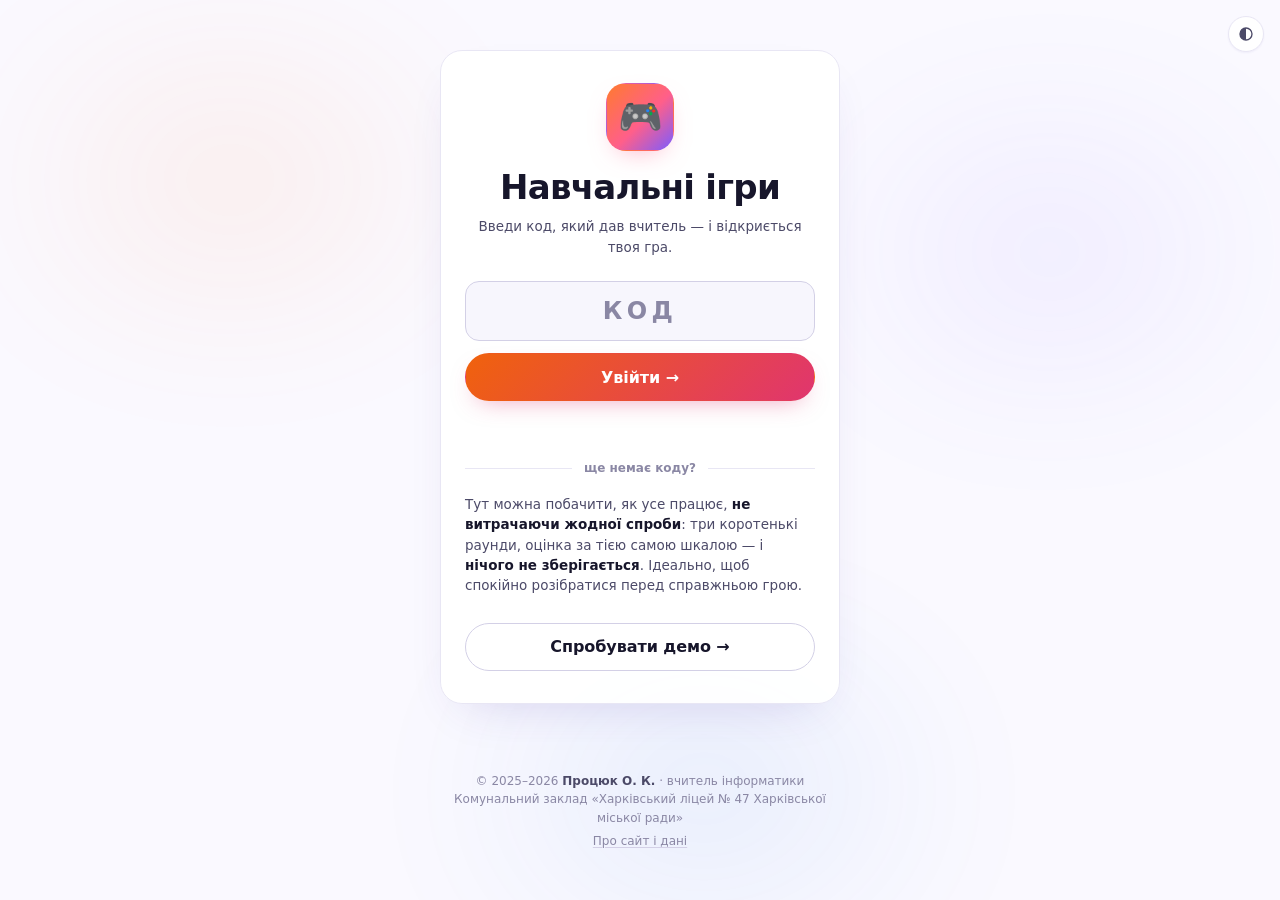
<file: games/svidomyi-vybir-7.html>
<!doctype html>
<html lang="uk">
<head>
<meta charset="utf-8">
<meta name="viewport" content="width=device-width, initial-scale=1">
<title>Свідомий вибір: інструмент і налаштування під задачу — гра для 7 класу</title>
<meta name="description" content="Підсумкова робота ГР 3 (7 клас): що дає хмарний сервіс, вибір інструмента для звуку, коли розгалуження потрібне, керування показом презентації, маршрут показу під аудиторію.">
<link rel="stylesheet" href="../assets/site.css">
<link rel="stylesheet" href="../assets/game.css">
<script src="../assets/theme.js"></script>
<script src="../supabase-config.js"></script>
<script src="../assets/db.js"></script>
<link rel="icon" href="../favicon.svg" type="image/svg+xml" data-head-v1>
<link rel="apple-touch-icon" href="../apple-touch-icon.png">
</head>
<body>
<div class="app">
  <div class="top">
    <div class="logo"><span class="dot"></span>Свідомий вибір</div>
    <div class="spacer"></div>
    <div class="dots" id="dots" aria-hidden="true"></div>
    <div class="stars">⭐ <b id="stars">0</b></div>
  </div>

  <div class="card">
    <div class="head">
      <div class="bit" aria-hidden="true">🧭</div>
      <div class="bubble" id="say">Це підсумкова робота ГР 3. П'ять раундів про вибір: інструмент і налаштування під задачу.</div>
    </div>
    <div class="stage" id="stage"></div>
    <div class="actions" style="padding:0 18px 22px">
      <button class="btn" id="next">Почати →</button>
    </div>
  </div>

  <footer>Підсумкова робота ГР 3 · «Свідомий вибір» · 7 клас · уроки 5, 8, 12, 13<br><span class="sig" data-sig>© 2025–2026 Процюк О. К. · вчитель інформатики · Харківський ліцей № 47</span><br><a class="doclink" data-doc href="../about.html">Про сайт і дані</a></footer>
</div>
<div class="flash" id="flash" aria-hidden="true">⭐</div>

<script>
(() => {
  "use strict";
  const PLAY = (()=>{ try{ return JSON.parse(sessionStorage.getItem('play')||'null'); }catch(e){ return null; } })();
  if(!PLAY || PLAY.game_slug !== 'svidomyi-vybir-7'){ location.replace('../index.html'); return; }
  (function(){ var s0=document.getElementById('say'); if(s0) s0.innerHTML=
    'Привіт, <b>'+(PLAY.student_name||'\u0434\u0440\u0443\u0436\u0435')+'</b>! Це <b>підсумкова робота ГР 3</b> \u2014 усвідомлене користування технологіями. '
    +'П\u2019ять раундів: хмарні сервіси, вибір інструмента для звуку, розгалуження в презентації, керування показом і маршрут під аудиторію. '
    +'⚠️ Робота за <b>три теми</b> семестру, але тут <b>немає означень і обчислень</b> \u2014 є <b>рішення</b>. '
    +'Кожна помилкова спроба знімає зірочку. Спроб лишилось: <b>'+(PLAY.remaining!=null?PLAY.remaining:'?')+'</b>.'; })();

  const $ = id => document.getElementById(id);
  const stage=$("stage"), say=$("say"), nextBtn=$("next"), starsEl=$("stars"), dotsEl=$("dots");
  let stars=0, round=0, mistakes=0;
  const TOTAL_ROUNDS=5;
  const MAX=26; // 4 + 6 + 6 + 4 + 6

  for(let i=0;i<TOTAL_ROUNDS;i++){const d=document.createElement("i"); dotsEl.appendChild(d);}
  const paintDots=()=>{[...dotsEl.children].forEach((d,i)=>{d.className = i<round?"done":(i===round?"on":"");});};

  const addStar = (n=1) => {
    stars+=n; starsEl.textContent=stars;
    const f=$("flash"); f.classList.remove("go"); void f.offsetWidth; f.classList.add("go");
  };
  const bit = html => { say.innerHTML=html; };
  const shuffle = a => { for(let i=a.length-1;i>0;i--){const j=Math.floor(Math.random()*(i+1)); [a[i],a[j]]=[a[j],a[i]];} return a; };

  // ── Раунд «розклади по папках» ──
  function sortRound(cfg){
    bit(cfg.hint);
    let sel=null, left=cfg.items.length;
    stage.innerHTML=`<p class="task">${cfg.task}</p>
      <div class="pool" id="pool"></div>
      <div class="targets" id="targets"></div>`;
    const pool=$("pool"), targets=$("targets");
    shuffle(cfg.items.slice()).forEach(it=>{
      const b=document.createElement("button"); b.className="tile"; b.style.minWidth="230px";
      b.innerHTML=`<span class="ic">${it.ic}</span>${it.n}`;
      b.onclick=()=>{ if(b.classList.contains("gone"))return;
        [...pool.children].forEach(x=>x.classList.remove("sel")); b.classList.add("sel"); targets.classList.add("armed");
        sel=it; sel.el=b;
        bit(`Обрано: <b>${it.n}</b>. ${cfg.pick}`); };
      pool.appendChild(b);
    });
    const counts={}; cfg.folders.forEach(f=>counts[f.name]=0);
    cfg.folders.forEach(f=>{
      const d=document.createElement("div"); d.className="folder"; d.tabIndex=0; d.setAttribute("role","button");
      d.innerHTML=`<div class="fic">${f.ic}</div><div class="fname">${f.name}</div><div class="cnt">0</div>`;
      const act=()=>{
        if(!sel){ bit("Спочатку торкнись <b>картки</b>, потім папки \u{1F642}"); d.classList.add("nope"); setTimeout(()=>d.classList.remove("nope"),300); return; }
        if(sel.f===f.name){
          sel.el.classList.add("gone"); counts[f.name]++; d.querySelector(".cnt").textContent=counts[f.name];
          d.classList.add("hit"); setTimeout(()=>d.classList.remove("hit"),300);
          addStar(); left--; sel=null; targets.classList.remove("armed");
          if(left===0){ bit(cfg.win); done(); } else bit("Правильно! \u{1F44D} Далі?");
        } else {
          d.classList.add("nope"); setTimeout(()=>d.classList.remove("nope"),300);
          mistakes++; bit(`Подумай ще: <b>${sel.n}</b> \u2014 точно сюди?`);
        }
      };
      d.onclick=act; d.onkeydown=e=>{if(e.key==="Enter"||e.key===" "){e.preventDefault();act();}};
      targets.appendChild(d);
    });
    lockNext();
  }

  // ── Раунд «познач правильні» ──
  function pickRound(cfg){
    bit(cfg.hint);
    let found=0; const total=cfg.items.filter(x=>x.ok).length;
    stage.innerHTML=`<p class="task">${cfg.task}</p><div class="pool" id="pool"></div>`;
    const pool=$("pool");
    shuffle(cfg.items.slice()).forEach(it=>{
      const b=document.createElement("button"); b.className="tile"; b.style.minWidth="250px";
      // ⚠️ Іконка НЕ показує правильність: у всіх плиток однаковий порожній
      //    квадратик. Галочка з'являється лише після правильного вибору.
      //    it.ic у даних лишено, але свідомо НЕ рендериться — інакше
      //    учень набирав би повний бал, клікаючи по ✅ й не читаючи тексту.
      b.innerHTML=`<span class="pbox" aria-hidden="true">\u2713</span>${it.n}`;
      b.onclick=()=>{
        if(b.dataset.done)return;
        if(it.ok){ b.classList.add("ok"); b.dataset.done=1; addStar(); found++;
          bit("Так, правильно \u2705"); if(found===total){ bit(cfg.win); done(); } }
        else { const bx=b.querySelector(".pbox"); b.classList.add("err");
          if(bx) bx.textContent="\u2715";
          setTimeout(()=>{ b.classList.remove("err"); if(bx) bx.textContent="\u2713"; },900);
          mistakes++; bit(`Ні \u2014 ${it.s}.`); }
      };
      pool.appendChild(b);
    });
    lockNext();
  }

  // ═══════════ РАУНД 1 — Хмарні сервіси (урок 5) ═══════════
  function round1(){
    pickRound({
      task:"Познач ЧОТИРИ речі, які справді дає хмарний сервіс \u2601",
      hint:"Правильних \u2014 <b>чотири</b>. Три інші \u2014 те, чого хмара НЕ робить. Читай уважно.",
      win:"Раунд 1 пройдено. Ти знаєш, за що хмара, а за що ні \u2601",
      items:[
        {n:"Доступ до файлів із будь-якого пристрою, де є твій акаунт", ok:true},
        {n:"Синхронізація: змінив на телефоні \u2014 змінилося й на ноутбуці", ok:true},
        {n:"Не треба встановлювати програму \u2014 працює в браузері", ok:true},
        {n:"Кілька людей можуть працювати з одним документом", ok:true},
        {n:"Файли зберігаються тільки на твоєму комп\u2019ютері", ok:false,
         s:"навпаки: вони на <b>сервері постачальника</b>. Саме тому й доступні з інших пристроїв"},
        {n:"Працює без Інтернету так само добре", ok:false,
         s:"⚠️ без Інтернету доступ <b>обмежений</b>. Це головна ціна хмари"},
        {n:"Місце в хмарі безмежне й завжди безкоштовне", ok:false,
         s:"безкоштовний обсяг <b>обмежений</b> \u2014 далі за місце платять"}
      ]
    });
  }

  // ═══════════ РАУНД 2 — Інструмент для звуку (урок 8) ═══════════
  function round2(){
    sortRound({
      task:"Чим це зробити зі звуком? \u{1F3A7}",
      hint:"Спершу торкнись <b>картки</b> із задачею, потім \u2014 інструмента. Правило: бери <b>найпростіший інструмент із достатніх</b>.",
      pick:"Найпростіший достатній інструмент \u2014 який?",
      win:"Раунд 2 пройдено. Ти не запускаєш редактор там, де досить сайту \u{1F3AF}",
      folders:[
        {name:"Онлайн-сервіс", ic:"\u{1F310}"},
        {name:"Редактор доріжок", ic:"\u{1F39B}"}
      ],
      items:[
        {n:"Вирізати фрагмент із середини пісні", ic:"\u2702", f:"Онлайн-сервіс"},
        {n:"Склеїти чотири записи один за одним", ic:"\u{1F517}", f:"Онлайн-сервіс"},
        {n:"Обрізати тишу на початку й у кінці запису", ic:"\u2704", f:"Онлайн-сервіс"},
        {n:"Накласти свій голос ПОВЕРХ фонової музики", ic:"\u{1F399}", f:"Редактор доріжок"},
        {n:"Зробити музику тихішою там, де говорить голос", ic:"\u{1F508}", f:"Редактор доріжок"},
        {n:"Прибрати шум із записаного голосу", ic:"\u{1F32C}", f:"Редактор доріжок"}
      ]
    });
  }

  // ═══════════ РАУНД 3 — Коли розгалуження потрібне (урок 12) ═══════════
  function round3(){
    sortRound({
      task:"Чи потрібне тут розгалуження (меню й посилання)? \u{1F500}",
      hint:"Головне питання: <b>а що, якщо глядач захоче подивитися інакше?</b> Немає такого питання \u2014 немає й розгалуження.",
      pick:"Розгалуження тут потрібне чи зайве?",
      win:"Раунд 3 пройдено. Це найважливіший раунд роботи \u{1F31F}",
      folders:[
        {name:"Потрібне", ic:"\u2705"},
        {name:"Зайве",    ic:"\u{1F6AB}"}
      ],
      items:[
        {n:"Довідник для шкільної бібліотеки: відкривають самі, без тебе", ic:"\u{1F4D6}", f:"Потрібне"},
        {n:"Презентація-тест зі слайдами «Правильно» і «Помилка»", ic:"\u2753", f:"Потрібне"},
        {n:"Презентація для самостійного вивчення теми", ic:"\u{1F393}", f:"Потрібне"},
        {n:"Твій виступ на 5 хвилин перед класом за планом", ic:"\u{1F5E3}", f:"Зайве"},
        {n:"Розповідь «Один день із життя козака»: від ранку до вечора", ic:"\u{1F305}", f:"Зайве"},
        {n:"Посилання «щоб було» \u2014 натискати ти його не плануєш", ic:"\u{1F9F9}", f:"Зайве"}
      ]
    });
  }

  // ═══════════ РАУНД 4 — Керування показом (урок 13) ═══════════
  function round4(){
    pickRound({
      task:"Познач ЧОТИРИ правильні твердження про керування показом \u25B6",
      hint:"Правильних \u2014 <b>чотири</b>. Три інші звучать переконливо, але <b>неправильні</b>.",
      win:"Раунд 4 пройдено. Показом керуєш ти, а не випадкове клацання \u25B6",
      items:[
        {n:"Кнопка «повернення» веде туди, ЗВІДКИ ти прийшов", ok:true},
        {n:"Кнопки дій \u2014 це графічні примітиви, тобто фігури", ok:true},
        {n:"Користувацький показ НЕ видаляє слайдів із файлу", ok:true},
        {n:"Заборонив зміну слайдів клацанням \u2014 на кожному слайді потрібна кнопка", ok:true},
        {n:"Кнопка «перейти на початок» веде на попередній слайд", ok:false,
         s:"вона веде на <b>перший</b> слайд. На попередній веде «повернутися назад»"},
        {n:"Щоб показати різні набори слайдів, треба зробити копії файлу", ok:false,
         s:"⚠️ ні: <b>один файл</b> і кілька <b>користувацьких показів</b>. Слайди нікуди не зникають"},
        {n:"Гіперпосилання й кнопки працюють і в режимі редагування", ok:false,
         s:"вони працюють у режимі <b>Показ слайдів</b> \u2014 натисни F5"}
      ]
    });
  }

  // ═══════════ РАУНД 5 — Маршрут під аудиторію (уроки 12–13) ═══════════
  function round5(){
    sortRound({
      task:"Одна презентація \u2014 три ситуації. Кому цей маршрут? \u{1F5FA}",
      hint:"Останній раунд. Питання не «як зробити маршрут», а <b>кому</b> він. Дивись на час і на те, чи будеш ти поруч.",
      pick:"Для якої ситуації це рішення?",
      win:"Усі п\u2019ять раундів пройдено! Тисни «Фінал» \u{1F3C1}",
      folders:[
        {name:"Виступ 2 хвилини", ic:"\u23F1"},
        {name:"Дивляться самі",   ic:"\u{1F440}"},
        {name:"Захист перед комісією", ic:"\u{1F396}"}
      ],
      items:[
        {n:"Три-чотири найголовніші слайди, решта \u2014 поза маршрутом", ic:"\u2702", f:"Виступ 2 хвилини"},
        {n:"Без меню й кнопок: я говорю за планом", ic:"\u{1F5E3}", f:"Виступ 2 хвилини"},
        {n:"Слайд-меню й «\u27F5 до змісту» на кожному розділі", ic:"\u{1F9ED}", f:"Дивляться самі"},
        {n:"Підказки на слайдах, бо мене поруч немає", ic:"\u{1F4A1}", f:"Дивляться самі"},
        {n:"Слайд із витратами й числами результату", ic:"\u{1F4CA}", f:"Захист перед комісією"},
        {n:"Повний набір слайдів разом зі слайдом «Джерела»", ic:"\u{1F4DA}", f:"Захист перед комісією"}
      ]
    });
  }

  // ═══════════════ Фінал ═══════════════
  function finale(){
    dotsEl.querySelectorAll("i").forEach(d=>d.className="done");
    document.querySelector(".card .actions").style.display="none";
    const earned = Math.max(0, MAX - mistakes);
    const localGrade = Math.max(1, Math.round(1+11*earned/MAX));
    say.innerHTML="Зберігаю твій результат\u2026 \u23f3";
    stage.innerHTML='<div class="win"><div class="big">\u23f3</div><h2>Рахуємо оцінку\u2026</h2></div>';
    const finish = (grade, remaining, note) => {
      const canRetry = remaining > 0;
      say.innerHTML="Підсумкову роботу ГР 3 завершено! \u{1F389}";
      stage.innerHTML=`<div class="win">
        <div class="big">\u{1F3C6}</div>
        <h2>Готово!</h2>
        <div class="score">\u2b50 ${earned} / ${MAX} (помилок: ${mistakes})</div>
        <div class="score" style="color:var(--ok)">Оцінка: ${grade} / 12</div>
        <p>${note}</p>
        <p style="opacity:.75;font-size:14px">Цей бал іде у свідоцтво досягнень за <b>ГР 3 \u2014 усвідомлене користування технологіями</b>.</p>
        ${canRetry ? '<button class="btn" id="again">Спробувати ще раз \u21ba</button>' : '<button class="btn ghost" id="home">Вийти \u21a9</button>'}
      </div>`;
      const again=$("again"); if(again) again.onclick=()=>{ stars=0; round=0; mistakes=0; starsEl.textContent=0;
        document.querySelector(".card .actions").style.display="flex";
        nextBtn.textContent="Почати \u2192"; nextBtn.disabled=false; paintDots();
        say.innerHTML="Ще спроба \u2014 цього разу читай уважніше \u{1F680}"; stage.innerHTML=""; };
      const home=$("home"); if(home) home.onclick=()=>{ location.href="../index.html"; };
    };
    if(window.submitResult){
      window.submitResult(earned).then(res=>{
        if(res && res.ok){
          finish(res.grade, (res.remaining!=null?res.remaining:0),
            (res.remaining>0 ? ("Залишилось спроб: "+res.remaining+" \u2014 можеш покращити.") : "Спроби використано. Зараховано найкращий результат."));
        } else if(res && res.error && /вичерпано/i.test(res.error)){
          finish(localGrade, 0, "Ти вже використав усі спроби.");
        } else {
          finish(localGrade, 0, "Не вдалося зберегти \u2014 покажи результат вчителю.");
        }
      }).catch(()=>finish(localGrade,0,"Не вдалося зберегти \u2014 покажи результат вчителю."));
    } else {
      finish(localGrade, 0, "Демо-режим.");
    }
  }

  // ═══════════════ Керування раундами ═══════════════
  const rounds=[round1,round2,round3,round4,round5];
  function lockNext(){ nextBtn.disabled=true; nextBtn.textContent="Виконуй завдання\u2026"; }
  function done(){ nextBtn.disabled=false; nextBtn.textContent = round<TOTAL_ROUNDS-1 ? "Далі \u2192" : "Фінал \u{1F3C1}"; }

  nextBtn.onclick=()=>{
    if(round>=TOTAL_ROUNDS){ return; }
    if(nextBtn.textContent.startsWith("Почати") || nextBtn.textContent.startsWith("Далі") || nextBtn.textContent.startsWith("Фінал")){
      if(nextBtn.textContent.startsWith("Далі") || nextBtn.textContent.startsWith("Фінал")) round++;
      if(round>=TOTAL_ROUNDS){ finale(); return; }
      paintDots(); rounds[round]();
    }
  };
  paintDots();
})();
</script>
</body>
</html>
</file>
<file: assets/site.css>
/* ═══════════════════════════════════════════════════════════════════════════
   САЙТ НАВЧАЛЬНИХ ІГОР · спільні токени й базові елементи
   Дизайн «живий градієнт» — обраний на прототипі (preview.html).

   Підключають: index.html, demo.html, admin.html, games/*.html
   Ігри беруть іще assets/game.css (оболонка гри й раунди).

   ⚠️ ТЕМА: три стани — авто / світла / темна, кнопка в assets/theme.js.
      Тут немає жодного @media (prefers-color-scheme) І ЦЕ НАВМИСНО:
      «авто» розбирає сам js — він читає системну настройку й проставляє
      html[data-theme="light"|"dark"] конкретним значенням. Завдяки цьому
      світла палітра описана ОДИН раз, а не двічі (у media-запиті й у
      блоці атрибута), і копії не можуть розійтися.
      ⚠️ Наслідок: без js сторінка отримає темну гаму. Це прийнятно —
      без js тут не працює ні вхід за кодом, ні сама гра.

   ⚠️ РІЗНИЦЯ ТЕМ ЗІБРАНА В ТОКЕНАХ (--btn-grad, --plume-opacity тощо),
      а не в дублях правил. Тому компоненти нижче написані ОДИН раз.
      Додаєш колір — правиш два блоки токенів, і все.
   ═══════════════════════════════════════════════════════════════════════════ */

/* ─── ТОКЕНИ · темна гама (база) ──────────────────────────────────────── */
:root{
  color-scheme:dark;   /* щоб смуги прокрутки й списки <select> були в тон */
  --font:"Segoe UI Variable Display","Segoe UI Variable Text",system-ui,
         -apple-system,"Segoe UI",Roboto,"Helvetica Neue",Arial,sans-serif;
  --mono:ui-monospace,"Cascadia Mono","SF Mono",Consolas,monospace;

  --fs-hero:clamp(25px,5.2vw,34px);
  --fs-h2:clamp(18px,3.4vw,22px);
  --fs-body:clamp(15px,2.5vw,16px);
  --fs-sm:13.5px;
  --fs-xs:12px;

  --s1:4px; --s2:8px; --s3:12px; --s4:16px; --s5:24px; --s6:32px; --s7:44px;
  --r-sm:10px; --r-md:14px; --r-lg:22px; --r-full:999px;

  --bg:#07070c; --bg-2:#07070c;
  --surface:#0f1017; --surface-2:#151723;
  --line:#242634; --line-2:#393d52;
  --ink:#f1f2f7; --ink-2:#a8adc2; --ink-3:#6d7391;

  --brand:#7c5cff; --brand-ring:color-mix(in srgb,#7c5cff 30%,transparent);
  --accent:#ff7a2f; --accent-2:#ff8f4d; --accent-soft:#2a1408; --accent-ink:#180a02;
  --ok:#3ee6a0; --ok-soft:#08251b; --ok-line:#1d5f45;
  --bad:#ff6b6b; --bad-soft:#2a1113; --bad-line:#6b2630;
  --star:#ffc95c;

  --sh1:0 1px 2px rgba(0,0,0,.5);
  --sh2:0 6px 20px -8px rgba(0,0,0,.7);
  --sh3:0 30px 70px -34px rgba(0,0,0,.9);

  --card-bg:color-mix(in srgb,var(--surface) 88%,transparent);
  --card-border:1px solid rgba(255,255,255,.07);
  --card-shadow:0 30px 70px -34px rgba(0,0,0,.9), inset 0 1px 0 rgba(255,255,255,.05);

  /* світні плями тла */
  --plume-opacity:.42; --plume-blur:85px;
  /* акцентні градієнти */
  --btn-grad:linear-gradient(135deg,#ff7a2f,#ff5f8a);
  --btn-shadow:0 10px 30px -10px rgba(255,122,47,.6);
  --mark-grad:linear-gradient(135deg,#ff7a2f,#ff5f8a 55%,#7c5cff);
  --title-grad:linear-gradient(135deg,#ff9a4d,#ff5f8a 55%,#7c5cff);
  --glow-on:0 0 12px color-mix(in srgb,var(--accent) 75%,transparent);
}

/* ─── ТОКЕНИ · світла гама ────────────────────────────────────────────────
   Та сама гама (оранж → рожевий → фіалковий), але:
   ⚠️ світіння прибрано — на білому воно читається як брудна пляма;
   ⚠️ кольори глибші, бо неон на білому не має контрасту.
   Спрацьовує, коли theme.js проставив data-theme="light" — і за вибором
   «світла», і за «авто», якщо в системі світла тема.
   ──────────────────────────────────────────────────────────────────────── */
:root[data-theme="light"]{
  color-scheme:light;
  --bg:#faf9ff; --bg-2:#ffffff;
  --surface:#ffffff; --surface-2:#f7f6fd;
  --line:#e8e6f4; --line-2:#d3d0e6;
  --ink:#17162b; --ink-2:#4c4a68; --ink-3:#8a87a4;

  --brand:#6244e8; --brand-ring:color-mix(in srgb,#6244e8 20%,transparent);
  --accent:#e2560c; --accent-2:#c8480a; --accent-soft:#fff2ea; --accent-ink:#ffffff;
  --ok:#0f9d68; --ok-soft:#eefbf4; --ok-line:#a7e3c6;
  --bad:#d92d20; --bad-soft:#fef4f3; --bad-line:#f3b5b0;
  --star:#dd9c06;

  --sh1:0 1px 2px rgba(72,50,160,.06);
  --sh2:0 6px 18px -8px rgba(72,50,160,.16);
  --sh3:0 20px 48px -26px rgba(72,50,160,.22);

  --card-bg:color-mix(in srgb,#fff 92%,transparent);
  --card-border:1px solid var(--line);
  --card-shadow:0 20px 48px -26px rgba(72,50,160,.22), inset 0 1px 0 #fff;

  --plume-opacity:.16; --plume-blur:95px;
  --btn-grad:linear-gradient(135deg,#f0620c,#e0356f);
  --btn-shadow:0 10px 24px -12px rgba(224,53,111,.5);
  --title-grad:linear-gradient(135deg,#e2560c,#d62e6b 55%,#6244e8);
  --glow-on:none;
}

/* ─── БАЗА ────────────────────────────────────────────────────────────── */
*{box-sizing:border-box}
html{-webkit-text-size-adjust:100%; background:var(--bg)}
body{
  margin:0; min-height:100vh; background:transparent;
  font-family:var(--font); font-size:var(--fs-body); line-height:1.55; color:var(--ink);
  -webkit-font-smoothing:antialiased; text-rendering:optimizeLegibility;
}
/* ⚠️ z-index:-1, а не 0: тоді плями лягають ПІД увесь вміст сторінки й не
   треба піднімати кожну обгортку через position/z-index. Працює тому, що
   тло body прозоре, а колір тримає html. */
body::after{
  content:""; position:fixed; inset:0; z-index:-1; pointer-events:none;
  background:
    radial-gradient(30% 26% at 18% 20%,#ff7a2f 0%,transparent 60%),
    radial-gradient(28% 24% at 82% 28%,#7c5cff 0%,transparent 60%),
    radial-gradient(32% 28% at 55% 88%,#2f7de0 0%,transparent 60%);
  filter:blur(var(--plume-blur)); opacity:var(--plume-opacity);
  animation:drift 36s ease-in-out infinite alternate;
}
h1,h2,h3{margin:0; line-height:1.2; font-weight:650; letter-spacing:-.021em}
p{margin:0}
button,input,select,textarea{font-family:inherit; font-size:inherit; color:inherit}
::selection{background:color-mix(in srgb,var(--accent) 35%,transparent)}

/* ─── КАРТКА ──────────────────────────────────────────────────────────── */
.card{
  background:var(--card-bg); border:var(--card-border); border-radius:var(--r-lg);
  box-shadow:var(--card-shadow); overflow:hidden;
}

/* ─── КНОПКИ ──────────────────────────────────────────────────────────── */
.btn{
  display:inline-flex; align-items:center; justify-content:center; gap:var(--s2);
  min-height:48px; padding:0 var(--s5); cursor:pointer;
  border:1px solid transparent; border-radius:var(--r-full);
  font-size:var(--fs-body); font-weight:650; letter-spacing:-.005em; text-decoration:none;
  background:var(--btn-grad); color:#fff; box-shadow:var(--btn-shadow);
  transition:filter .15s, transform .08s, box-shadow .15s, background .15s;
}
.btn:hover{filter:brightness(1.07)}
.btn:active{transform:translateY(1px)}
.btn:focus-visible{outline:2px solid var(--brand); outline-offset:2px}
.btn[disabled]{opacity:.45; cursor:not-allowed; filter:none; box-shadow:none}
.btn.ghost{
  background:var(--surface); color:var(--ink);
  border-color:var(--line-2); box-shadow:none;
}
.btn.ghost:hover{background:var(--surface-2); filter:none; border-color:var(--accent)}

/* ─── ПОЛЯ ────────────────────────────────────────────────────────────── */
.field{
  width:100%; padding:15px var(--s4); border:1px solid var(--line-2); border-radius:var(--r-md);
  background:var(--surface-2); color:var(--ink);
  font-size:24px; font-weight:700; letter-spacing:.22em; text-align:center; text-transform:uppercase;
  transition:border-color .15s, box-shadow .15s, background .15s;
}
.field::placeholder{color:var(--ink-3); font-weight:600; letter-spacing:.18em}
.field:focus{outline:none; border-color:var(--brand); background:var(--surface);
  box-shadow:0 0 0 4px var(--brand-ring)}

/* ─── ДРІБНИЦІ ────────────────────────────────────────────────────────── */
/* знак сайту: джойстик на власному градієнті — читається як логотип */
.mark{
  width:68px; height:68px; margin:0 auto var(--s4); border-radius:20px;
  display:grid; place-items:center; font-size:36px; line-height:1;
  background:var(--mark-grad); border:1px solid transparent;
  box-shadow:0 10px 26px -12px rgba(255,95,138,.55);
}
.badge{
  font-size:var(--fs-xs); font-weight:700; letter-spacing:.06em; text-transform:uppercase;
  color:var(--accent); background:var(--accent-soft);
  border:1px solid color-mix(in srgb,var(--accent) 24%,transparent);
  padding:5px 10px; border-radius:var(--r-full);
}
.divider{
  display:flex; align-items:center; gap:var(--s3); margin:var(--s5) 0 var(--s4);
  color:var(--ink-3); font-size:var(--fs-xs); font-weight:650;
}
.divider::before,.divider::after{content:""; flex:1; height:1px; background:var(--line)}

/* ─── КНОПКА ТЕМИ ─────────────────────────────────────────────────────────
   Розмітку не додаємо в 12 файлів — кнопку створює assets/theme.js:
   у шапку .top, де вона є (демо й ігри), інакше в куток екрана. */
.themebtn{
  flex:none; display:grid; place-items:center; width:36px; height:36px; padding:0;
  cursor:pointer; border-radius:var(--r-full); color:var(--ink-2);
  background:var(--surface); border:1px solid var(--line); box-shadow:var(--sh1);
  transition:color .15s, border-color .15s, background .15s;
}
.themebtn:hover{color:var(--ink); border-color:var(--line-2); background:var(--surface-2)}
.themebtn:focus-visible{outline:2px solid var(--brand); outline-offset:2px}
.themebtn svg{display:block; width:18px; height:18px}
.themebtn-fixed{position:fixed; top:var(--s4); right:var(--s4); z-index:6}

.doclink{display:inline-block; margin-top:var(--s1); color:var(--ink-3);
  font-size:var(--fs-xs); text-decoration:underline; text-underline-offset:2px;
  text-decoration-color:var(--line-2)}
.doclink:hover{color:var(--ink-2); text-decoration-color:var(--ink-3)}

footer{text-align:center; color:var(--ink-3); font-size:var(--fs-xs); line-height:1.55}
footer .sig,.sig{display:block; margin-top:var(--s1)}
footer b,.sig b{color:var(--ink-2); font-weight:650}

/* ─── АНІМАЦІЇ ────────────────────────────────────────────────────────── */
@keyframes drift{to{transform:translate3d(0,-4%,0) scale(1.09)}}
@keyframes rise{from{opacity:0; transform:translateY(9px)} to{opacity:1; transform:none}}
@keyframes pop{50%{transform:scale(1.05)}}
@keyframes shake{25%{transform:translateX(-5px)} 75%{transform:translateX(5px)}}
@keyframes flash{0%{opacity:0; transform:scale(.5)} 40%{opacity:1; transform:scale(1.1)} 100%{opacity:0; transform:scale(1.3)}}
@media (prefers-reduced-motion:reduce){
  *,*::before,*::after{animation:none !important; transition:none !important}
}
</file>
<file: assets/game.css>
/* ═══════════════════════════════════════════════════════════════════════════
   ОБОЛОНКА ГРИ · шапка, картка, раунди, фінал
   Підключають: demo.html і всі games/*.html   (разом із assets/site.css)

   ⚠️ Імена класів НЕ змінювалися — на них тримається js усіх дев'яти ігор.
      Змінено тільки оформлення. Якщо додаєш клас — додай і сюди, інакше
      елемент лишиться без стилю.
   ═══════════════════════════════════════════════════════════════════════════ */

body{display:flex; align-items:flex-start; justify-content:center;
  padding:var(--s5) var(--s4) var(--s7)}
.app{width:100%; max-width:880px}

/* ─── ШАПКА ───────────────────────────────────────────────────────────── */
.top{display:flex; align-items:center; gap:var(--s3); flex-wrap:wrap; margin-bottom:var(--s3)}
.logo{display:flex; align-items:center; gap:var(--s2);
  font-size:var(--fs-h2); font-weight:650; letter-spacing:-.03em; color:var(--ink)}
.logo .dot{width:11px; height:11px; border-radius:50%; background:var(--mark-grad);
  box-shadow:0 0 0 4px color-mix(in srgb,var(--accent) 18%,transparent)}
.spacer{flex:1}
.stars{display:flex; align-items:center; gap:6px; padding:7px 13px; border-radius:var(--r-full);
  background:var(--surface); border:1px solid var(--line); box-shadow:var(--sh1);
  font-size:var(--fs-sm); font-weight:700; font-variant-numeric:tabular-nums; color:var(--ink)}
.stars b{color:var(--star)}
/* прогрес: смужки замість крапок — видно, скільки раундів попереду */
.dots{display:flex; gap:5px}
.dots i{display:block; width:26px; height:5px; border-radius:var(--r-full);
  background:var(--line); transition:background .3s, box-shadow .3s}
.dots i.on{background:var(--accent); box-shadow:var(--glow-on)}
.dots i.done{background:var(--ok); box-shadow:none}

/* ─── КАРТКА ГРИ ──────────────────────────────────────────────────────── */
.head{display:flex; gap:var(--s3); align-items:center;
  padding:var(--s4); border-bottom:1px solid var(--line);
  background:linear-gradient(180deg,var(--surface-2),transparent)}
.bit{flex:none; width:56px; height:56px; border-radius:18px;
  display:grid; place-items:center; font-size:30px; line-height:1; color:var(--ink);
  background:var(--surface-2); border:1px solid var(--line); box-shadow:var(--sh1)}
/* Біт як svg: власного тла не треба, знак сам собі фон */
.bit-img{background:none; border:0; box-shadow:none; border-radius:0}
.bubble{position:relative; flex:1;
  padding:var(--s3) var(--s4); border-radius:var(--r-md);
  background:var(--surface-2); border:1px solid var(--line); border-left:3px solid var(--accent);
  color:var(--ink-2); font-size:var(--fs-sm); line-height:1.45}
.bubble b{color:var(--ink); font-weight:650}
/* хвостик — акцентний ромб, а не виріз у рамці: інакше він накладався б на
   акцентну смужку зліва й давав брудний стик двох різних кольорів */
.bubble::before{content:""; position:absolute; left:-6px; top:21px; width:12px; height:12px;
  background:var(--accent); border-radius:2px; transform:rotate(45deg)}
.stage{padding:var(--s5) var(--s4) var(--s5)}
@media (min-width:560px){.stage{padding:var(--s6)}}
.task{font-size:var(--fs-h2); font-weight:650; letter-spacing:-.018em;
  margin:0 0 var(--s5); color:var(--ink); text-wrap:balance}
.helper{margin:var(--s3) var(--s4) 0; text-align:center;
  color:var(--ink-3); font-size:var(--fs-xs); line-height:1.5}
.helper b{color:var(--ink-2); font-weight:650; font-variant-numeric:tabular-nums}

/* ─── ПЛИТКИ ──────────────────────────────────────────────────────────── */
/* сітка, а не центрований flex: рядки рівні, на телефоні один стовпець,
   на ноуті два-три — і довгі підписи більше не роз'їжджаються */
.pool{display:grid; gap:var(--s3); grid-template-columns:repeat(auto-fit,minmax(min(100%,260px),1fr));
  margin-bottom:var(--s5)}
.tile{display:flex; align-items:center; gap:var(--s3); width:100%; min-height:54px;
  padding:var(--s3) var(--s4); cursor:pointer; text-align:left; appearance:none;
  background:var(--surface); border:1px solid var(--line); border-radius:var(--r-md);
  color:var(--ink); font-size:var(--fs-sm); font-weight:550; line-height:1.4; box-shadow:var(--sh1);
  transition:border-color .15s, box-shadow .15s, transform .12s, background .15s}
.tile .ic{flex:none; width:22px; font-size:19px; line-height:1; text-align:center}
.tile code{font-family:var(--mono); font-size:.94em; background:var(--surface-2);
  border:1px solid var(--line); border-radius:7px; padding:1px 6px}
.tile:hover{border-color:var(--line-2); box-shadow:var(--sh2); transform:translateY(-1px)}
.tile:focus-visible{outline:2px solid var(--brand); outline-offset:2px}
.tile.sel{border-color:var(--accent); background:var(--accent-soft);
  box-shadow:inset 0 0 0 2px var(--accent),var(--sh2)}
/* ⭐ товста рамка через inset box-shadow, а НЕ border-width: інакше плитка
   підросла б на 2 px і текст стрибнув. Layout не рухається. */
.tile.ok{border-color:var(--ok); background:var(--ok-soft);
  box-shadow:inset 0 0 0 2.5px var(--ok),var(--sh2); font-weight:620}
.tile.err{border-color:var(--bad); background:var(--bad-soft);
  box-shadow:inset 0 0 0 2.5px var(--bad),var(--sh1); animation:shake .3s}
.tile.gone{opacity:0; transform:scale(.96); pointer-events:none}
/* маркер вибору в раундах «познач правильні»: однаковий для ВСІХ плиток,
   щоб іконка не підказувала, де правильна відповідь */
.tile .pbox{flex:none; width:22px; height:22px; border-radius:6px; display:grid; place-items:center;
  border:2px solid var(--line-2); background:var(--surface);
  font-size:13px; font-weight:800; line-height:1; color:transparent; transition:.15s}
.tile.ok .pbox{border-color:var(--ok); background:var(--ok); color:#fff}
.tile.err .pbox{border-color:var(--bad); background:var(--bad); color:#fff}
/* номер кроку в раунді «розстав по порядку» */
.tile .num{flex:none; width:24px; height:24px; border-radius:50%; display:grid; place-items:center;
  background:var(--ok); color:#fff; font-size:13px; font-weight:700}

/* ─── ГРУПИ / ПАПКИ ──────────────────────────────────────────────────── */
.targets{display:grid; gap:var(--s3); grid-template-columns:repeat(auto-fit,minmax(150px,1fr))}
/* межа груп: 2 px від --ink-3, а не від --line-2 — інакше в темній темі
   пунктир майже не видно */
.folder{width:auto; padding:var(--s4) var(--s3); cursor:pointer; text-align:center;
  background:var(--surface-2); border-radius:var(--r-lg);
  border:2px dashed color-mix(in srgb,var(--ink-3) 62%,transparent);
  transition:border-color .15s, border-style .15s, background .15s, box-shadow .15s, transform .12s}
.folder:hover{border-color:var(--accent); background:var(--surface)}
.folder:focus-visible{outline:2px solid var(--brand); outline-offset:2px}
.folder .fic{font-size:30px; line-height:1}
.folder .fname{margin-top:6px; font-size:var(--fs-sm); font-weight:650; color:var(--ink)}
.folder .cnt{margin-top:2px; color:var(--ink-3); font-size:var(--fs-xs); font-variant-numeric:tabular-nums}
/* ⭐ КАРТКУ ВИБРАНО → групи «загораються»: суцільна товста межа й акцентний
   фон. Так видно, що наступний крок — натиснути групу. */
.targets.armed .folder,.folder.armed{border-style:solid; border-color:var(--accent);
  background:var(--accent-soft); box-shadow:inset 0 0 0 2px var(--accent),var(--sh2)}
.targets.armed .folder:hover{transform:translateY(-2px)}
.folder.hit{animation:pop .3s; border-style:solid; border-color:var(--ok);
  background:var(--ok-soft); box-shadow:inset 0 0 0 2.5px var(--ok),var(--sh2)}
.folder.nope{animation:shake .3s; border-style:solid; border-color:var(--bad);
  background:var(--bad-soft); box-shadow:inset 0 0 0 2.5px var(--bad),var(--sh1)}

/* ─── КОШИК (naved-lad) ──────────────────────────────────────────────── */
.bin{width:180px; margin:0 auto; padding:var(--s4) var(--s3); cursor:pointer; text-align:center;
  background:var(--surface-2); border-radius:var(--r-lg);
  border:2px dashed color-mix(in srgb,var(--ink-3) 62%,transparent);
  transition:border-color .15s, border-style .15s, background .15s, box-shadow .15s}
.bin:hover{border-color:var(--accent); background:var(--surface)}
.bin:focus-visible{outline:2px solid var(--brand); outline-offset:2px}
.bin.armed{border-style:solid; border-color:var(--accent); background:var(--accent-soft);
  box-shadow:inset 0 0 0 2px var(--accent),var(--sh2)}
.bin.hit{animation:pop .3s}
.bin .fic{font-size:36px; line-height:1}
.bin .fname{font-weight:650; color:var(--ink); margin-top:4px}
.bin .cnt{margin-top:2px; color:var(--ink-3); font-size:var(--fs-xs)}

/* ─── РАУНД «ОПЕРАЦІЇ» ───────────────────────────────────────────────── */
.prompt{margin-bottom:var(--s5); padding:var(--s5) var(--s4); text-align:center;
  background:var(--surface-2); border:1px solid var(--line); border-radius:var(--r-lg);
  font-size:clamp(16px,3vw,19px); line-height:1.45; color:var(--ink)}
.ops{display:flex; flex-wrap:wrap; gap:var(--s3); justify-content:center}
.op{cursor:pointer; appearance:none; padding:12px 18px; border-radius:var(--r-full);
  background:var(--surface); border:1px solid var(--line); color:var(--ink);
  font-size:var(--fs-sm); font-weight:650; box-shadow:var(--sh1);
  transition:border-color .15s, box-shadow .15s, transform .12s, background .15s}
.op:hover{border-color:var(--line-2); box-shadow:var(--sh2); transform:translateY(-1px)}
.op:focus-visible{outline:2px solid var(--brand); outline-offset:2px}
.op.ok{border-color:var(--ok); background:var(--ok-soft);
  box-shadow:inset 0 0 0 2.5px var(--ok),var(--sh2)}
.op.err{border-color:var(--bad); background:var(--bad-soft);
  box-shadow:inset 0 0 0 2.5px var(--bad),var(--sh1); animation:shake .3s}

/* ─── ЧИСЛОВИЙ РАУНД ────────────────────────────────────────────────── */
.qbox{padding:var(--s5) var(--s4); text-align:center;
  background:var(--surface-2); border:1px solid var(--line); border-radius:var(--r-lg)}
.qnum{color:var(--ink-3); font-size:var(--fs-xs); font-weight:700;
  letter-spacing:.07em; text-transform:uppercase}
.qtext{margin:var(--s3) 0 var(--s5); font-size:clamp(16px,3vw,19px); line-height:1.45}
.qtext code{font-family:var(--mono); font-size:.96em; background:var(--surface);
  border:1px solid var(--line); border-radius:8px; padding:2px 7px}
.qrow{display:flex; flex-wrap:wrap; gap:var(--s3); align-items:center; justify-content:center}
.num-in{width:160px; min-height:48px; padding:0 var(--s4); text-align:center;
  font-size:22px; font-weight:700; font-variant-numeric:tabular-nums;
  background:var(--surface); border:1px solid var(--line-2); border-radius:var(--r-md); color:var(--ink);
  transition:border-color .15s, box-shadow .15s}
.num-in:focus{outline:none; border-color:var(--brand); box-shadow:0 0 0 4px var(--brand-ring)}
.num-in:disabled{opacity:.6}
.unit{font-size:var(--fs-body); font-weight:650; color:var(--ink-2)}
.verdict{min-height:24px; margin-top:var(--s4); color:var(--ink-2); font-size:var(--fs-sm); line-height:1.45}

/* ─── КНОПКИ РАУНДУ ─────────────────────────────────────────────────── */
/* падінг тут, а не margin-top: .actions лежить у картці поруч зі .stage,
   у якого вже є свій нижній відступ */
.actions{display:flex; flex-wrap:wrap; gap:var(--s3); justify-content:center;
  padding:0 var(--s4) var(--s5)}

/* ─── ФІНАЛ ─────────────────────────────────────────────────────────── */
.win{text-align:center; padding:var(--s6) var(--s4)}
.win .big{font-size:60px; line-height:1}
.win h2{margin:var(--s3) 0 var(--s1); font-size:var(--fs-hero); color:var(--ink)}
/* ⚠️ градієнтний текст — тільки через @supports: без background-clip:text
   заголовок із color:transparent став би невидимим на старому браузері
   шкільного комп'ютера */
@supports ((-webkit-background-clip:text) or (background-clip:text)){
  .win h2{background:var(--title-grad); -webkit-background-clip:text; background-clip:text;
    color:transparent}
}
.win p{color:var(--ink-2); font-size:var(--fs-sm); max-width:440px; margin:0 auto}
.win .score{margin:var(--s3) 0; font-size:20px; font-weight:700;
  color:var(--ink); font-variant-numeric:tabular-nums}
.win .btn{margin-top:var(--s4)}

/* ─── ЗІРКА-СПЛЕСК ──────────────────────────────────────────────────── */
.flash{position:fixed; inset:0; z-index:5; pointer-events:none;
  display:grid; place-items:center; font-size:90px; opacity:0}
.flash.go{animation:flash .7s}
</file>
